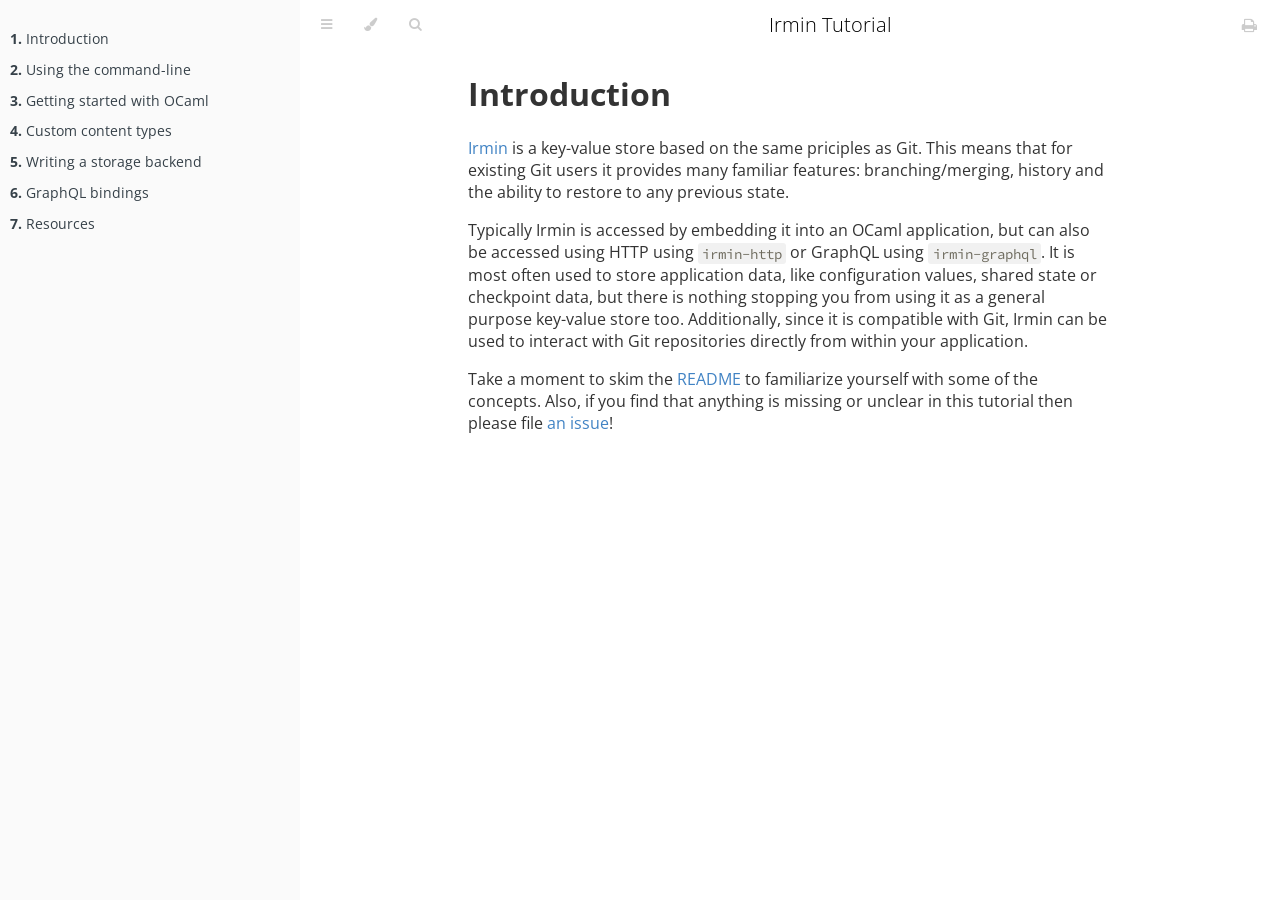
<file: index.html>
<!DOCTYPE HTML>
<html lang="en" class="sidebar-visible no-js">
    <head>
        <!-- Book generated using mdBook -->
        <meta charset="UTF-8">
        <title>Introduction - Irmin Tutorial</title>
        <meta content="text/html; charset=utf-8" http-equiv="Content-Type">
        <meta name="description" content="">
        <meta name="viewport" content="width=device-width, initial-scale=1">
        <meta name="theme-color" content="#ffffff" />

        <link rel="shortcut icon" href="favicon.png">
        <link rel="stylesheet" href="css/variables.css">
        <link rel="stylesheet" href="css/general.css">
        <link rel="stylesheet" href="css/chrome.css">
        <link rel="stylesheet" href="css/print.css" media="print">

        <!-- Fonts -->
        <link rel="stylesheet" href="FontAwesome/css/font-awesome.css">
        <link href="https://fonts.googleapis.com/css?family=Open+Sans:300italic,400italic,600italic,700italic,800italic,400,300,600,700,800" rel="stylesheet" type="text/css">
        <link href="https://fonts.googleapis.com/css?family=Source+Code+Pro:500" rel="stylesheet" type="text/css">

        <!-- Highlight.js Stylesheets -->
        <link rel="stylesheet" href="highlight.css">
        <link rel="stylesheet" href="tomorrow-night.css">
        <link rel="stylesheet" href="ayu-highlight.css">

        <!-- Custom theme stylesheets -->
        

        
    </head>
    <body class="light">
        <!-- Provide site root to javascript -->
        <script type="text/javascript">var path_to_root = "";</script>

        <!-- Work around some values being stored in localStorage wrapped in quotes -->
        <script type="text/javascript">
            try {
                var theme = localStorage.getItem('mdbook-theme');
                var sidebar = localStorage.getItem('mdbook-sidebar');

                if (theme.startsWith('"') && theme.endsWith('"')) {
                    localStorage.setItem('mdbook-theme', theme.slice(1, theme.length - 1));
                }

                if (sidebar.startsWith('"') && sidebar.endsWith('"')) {
                    localStorage.setItem('mdbook-sidebar', sidebar.slice(1, sidebar.length - 1));
                }
            } catch (e) { }
        </script>

        <!-- Set the theme before any content is loaded, prevents flash -->
        <script type="text/javascript">
            var theme;
            try { theme = localStorage.getItem('mdbook-theme'); } catch(e) { } 
            if (theme === null || theme === undefined) { theme = 'light'; }
            document.body.className = theme;
            document.querySelector('html').className = theme + ' js';
        </script>

        <!-- Hide / unhide sidebar before it is displayed -->
        <script type="text/javascript">
            var html = document.querySelector('html');
            var sidebar = 'hidden';
            if (document.body.clientWidth >= 1080) {
                try { sidebar = localStorage.getItem('mdbook-sidebar'); } catch(e) { }
                sidebar = sidebar || 'visible';
            }
            html.classList.remove('sidebar-visible');
            html.classList.add("sidebar-" + sidebar);
        </script>

        <nav id="sidebar" class="sidebar" aria-label="Table of contents">
            <ol class="chapter"><li><a href="Introduction.html"><strong aria-hidden="true">1.</strong> Introduction</a></li><li><a href="UsingTheCommandLine.html"><strong aria-hidden="true">2.</strong> Using the command-line</a></li><li><a href="GettingStartedOCaml.html"><strong aria-hidden="true">3.</strong> Getting started with OCaml</a></li><li><a href="Contents.html"><strong aria-hidden="true">4.</strong> Custom content types</a></li><li><a href="Backend.html"><strong aria-hidden="true">5.</strong> Writing a storage backend</a></li><li><a href="GraphQL.html"><strong aria-hidden="true">6.</strong> GraphQL bindings</a></li><li><a href="Resources.html"><strong aria-hidden="true">7.</strong> Resources</a></li></ol>
        </nav>

        <div id="page-wrapper" class="page-wrapper">

            <div class="page">
                
                <div id="menu-bar" class="menu-bar">
                    <div id="menu-bar-sticky-container">
                        <div class="left-buttons">
                            <button id="sidebar-toggle" class="icon-button" type="button" title="Toggle Table of Contents" aria-label="Toggle Table of Contents" aria-controls="sidebar">
                                <i class="fa fa-bars"></i>
                            </button>
                            <button id="theme-toggle" class="icon-button" type="button" title="Change theme" aria-label="Change theme" aria-haspopup="true" aria-expanded="false" aria-controls="theme-list">
                                <i class="fa fa-paint-brush"></i>
                            </button>
                            <ul id="theme-list" class="theme-popup" aria-label="Themes" role="menu">
                                <li role="none"><button role="menuitem" class="theme" id="light">Light <span class="default">(default)</span></button></li>
                                <li role="none"><button role="menuitem" class="theme" id="rust">Rust</button></li>
                                <li role="none"><button role="menuitem" class="theme" id="coal">Coal</button></li>
                                <li role="none"><button role="menuitem" class="theme" id="navy">Navy</button></li>
                                <li role="none"><button role="menuitem" class="theme" id="ayu">Ayu</button></li>
                            </ul>
                            
                            <button id="search-toggle" class="icon-button" type="button" title="Search. (Shortkey: s)" aria-label="Toggle Searchbar" aria-expanded="false" aria-keyshortcuts="S" aria-controls="searchbar">
                                <i class="fa fa-search"></i>
                            </button>
                            
                        </div>

                        <h1 class="menu-title">Irmin Tutorial</h1> 

                        <div class="right-buttons">
                            <a href="print.html" title="Print this book" aria-label="Print this book">
                                <i id="print-button" class="fa fa-print"></i>
                            </a>
                        </div>
                    </div>
                </div>

                
                <div id="search-wrapper" class="hidden">
                    <form id="searchbar-outer" class="searchbar-outer">
                        <input type="search" name="search" id="searchbar" name="searchbar" placeholder="Search this book ..." aria-controls="searchresults-outer" aria-describedby="searchresults-header">
                    </form>
                    <div id="searchresults-outer" class="searchresults-outer hidden">
                        <div id="searchresults-header" class="searchresults-header"></div>
                        <ul id="searchresults">
                        </ul>
                    </div>
                </div>
                

                <!-- Apply ARIA attributes after the sidebar and the sidebar toggle button are added to the DOM -->
                <script type="text/javascript">
                    document.getElementById('sidebar-toggle').setAttribute('aria-expanded', sidebar === 'visible');
                    document.getElementById('sidebar').setAttribute('aria-hidden', sidebar !== 'visible');
                    Array.from(document.querySelectorAll('#sidebar a')).forEach(function(link) {
                        link.setAttribute('tabIndex', sidebar === 'visible' ? 0 : -1);
                    });
                </script>

                <div id="content" class="content">
                    <main>
                        <a class="header" href="#introduction" id="introduction"><h1>Introduction</h1></a>
<p><a href="https://github.com/mirage/irmin">Irmin</a> is a key-value store based on the same priciples as Git. This means that for existing Git users it provides many familiar features: branching/merging, history and the ability to restore to any previous state.</p>
<p>Typically Irmin is accessed by embedding it into an OCaml application, but can also be accessed using HTTP using <code>irmin-http</code> or GraphQL using <code>irmin-graphql</code>. It is most often used to store application data, like configuration values, shared state or checkpoint data, but there is nothing stopping you from using it as a general purpose key-value store too. Additionally, since it is compatible with Git, Irmin can be used to interact with Git repositories directly from within your application.</p>
<p>Take a moment to skim the <a href="https://github.com/mirage/irmin/blob/master/README.md">README</a> to familiarize yourself with some of the concepts. Also, if you find that anything is missing or unclear in this tutorial then please file <a href="https://github.com/zshipko/irmin-tutorial/issues">an issue</a>!</p>

                    </main>

                    <nav class="nav-wrapper" aria-label="Page navigation">
                        <!-- Mobile navigation buttons -->
                        

                        

                        <div style="clear: both"></div>
                    </nav>
                </div>
            </div>

            <nav class="nav-wide-wrapper" aria-label="Page navigation">
                

                
            </nav>

        </div>

        

        

        

        
        <script src="elasticlunr.min.js" type="text/javascript" charset="utf-8"></script>
        <script src="mark.min.js" type="text/javascript" charset="utf-8"></script>
        <script src="searcher.js" type="text/javascript" charset="utf-8"></script>
        

        <script src="clipboard.min.js" type="text/javascript" charset="utf-8"></script>
        <script src="highlight.js" type="text/javascript" charset="utf-8"></script>
        <script src="book.js" type="text/javascript" charset="utf-8"></script>

        <!-- Custom JS scripts -->
        

        

    </body>
</html>
</file>
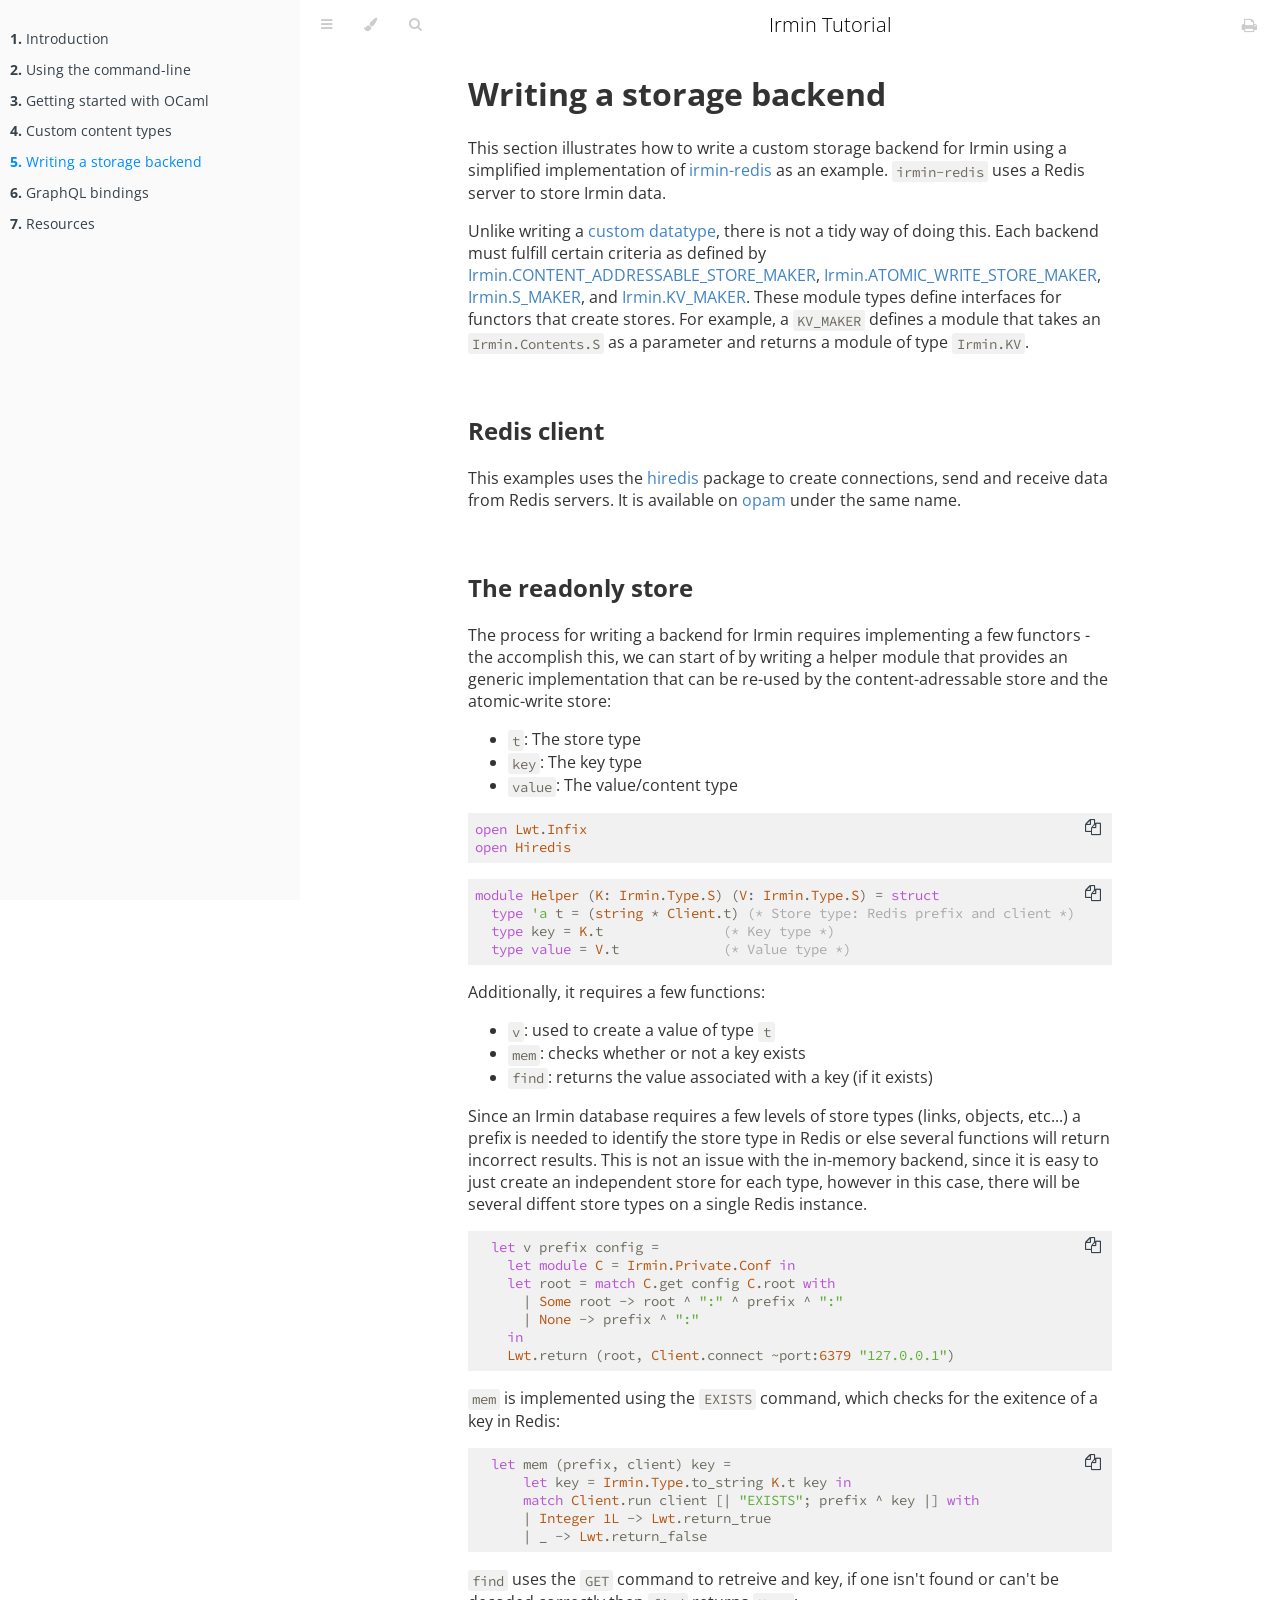
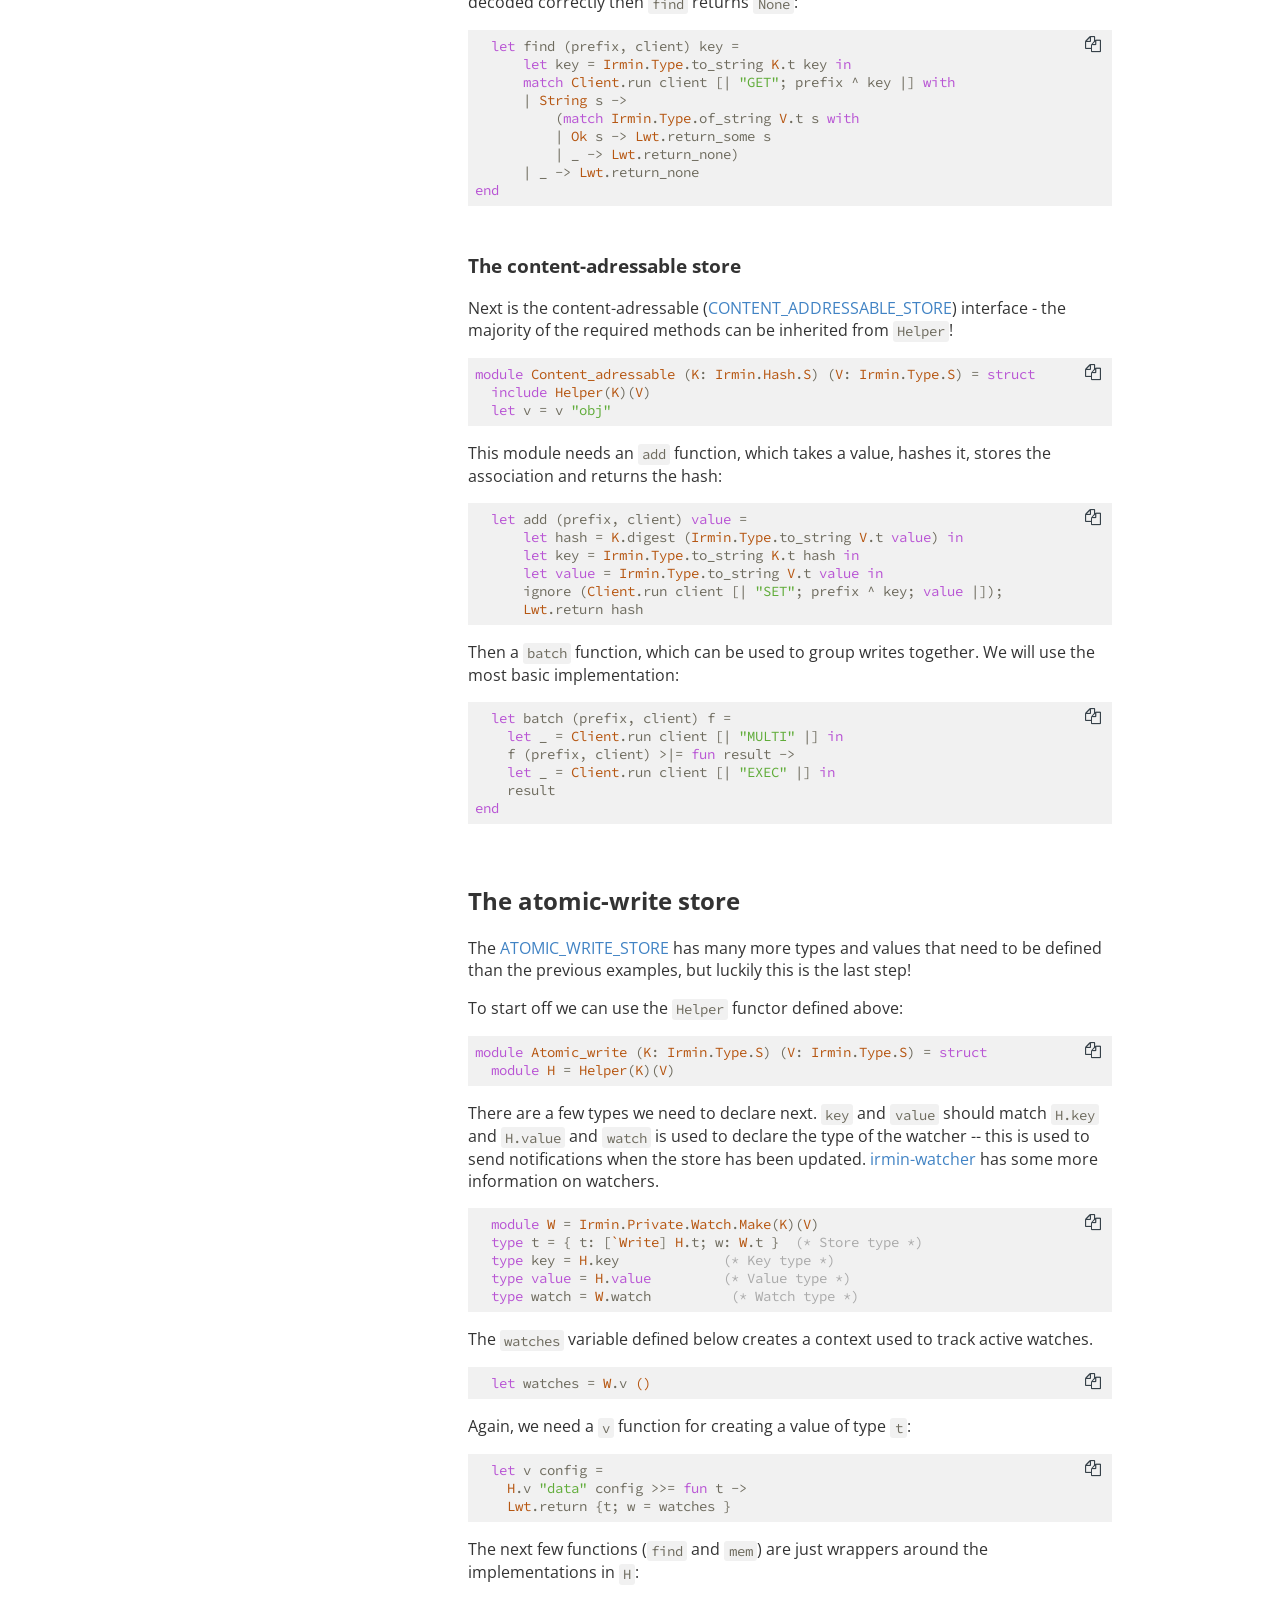
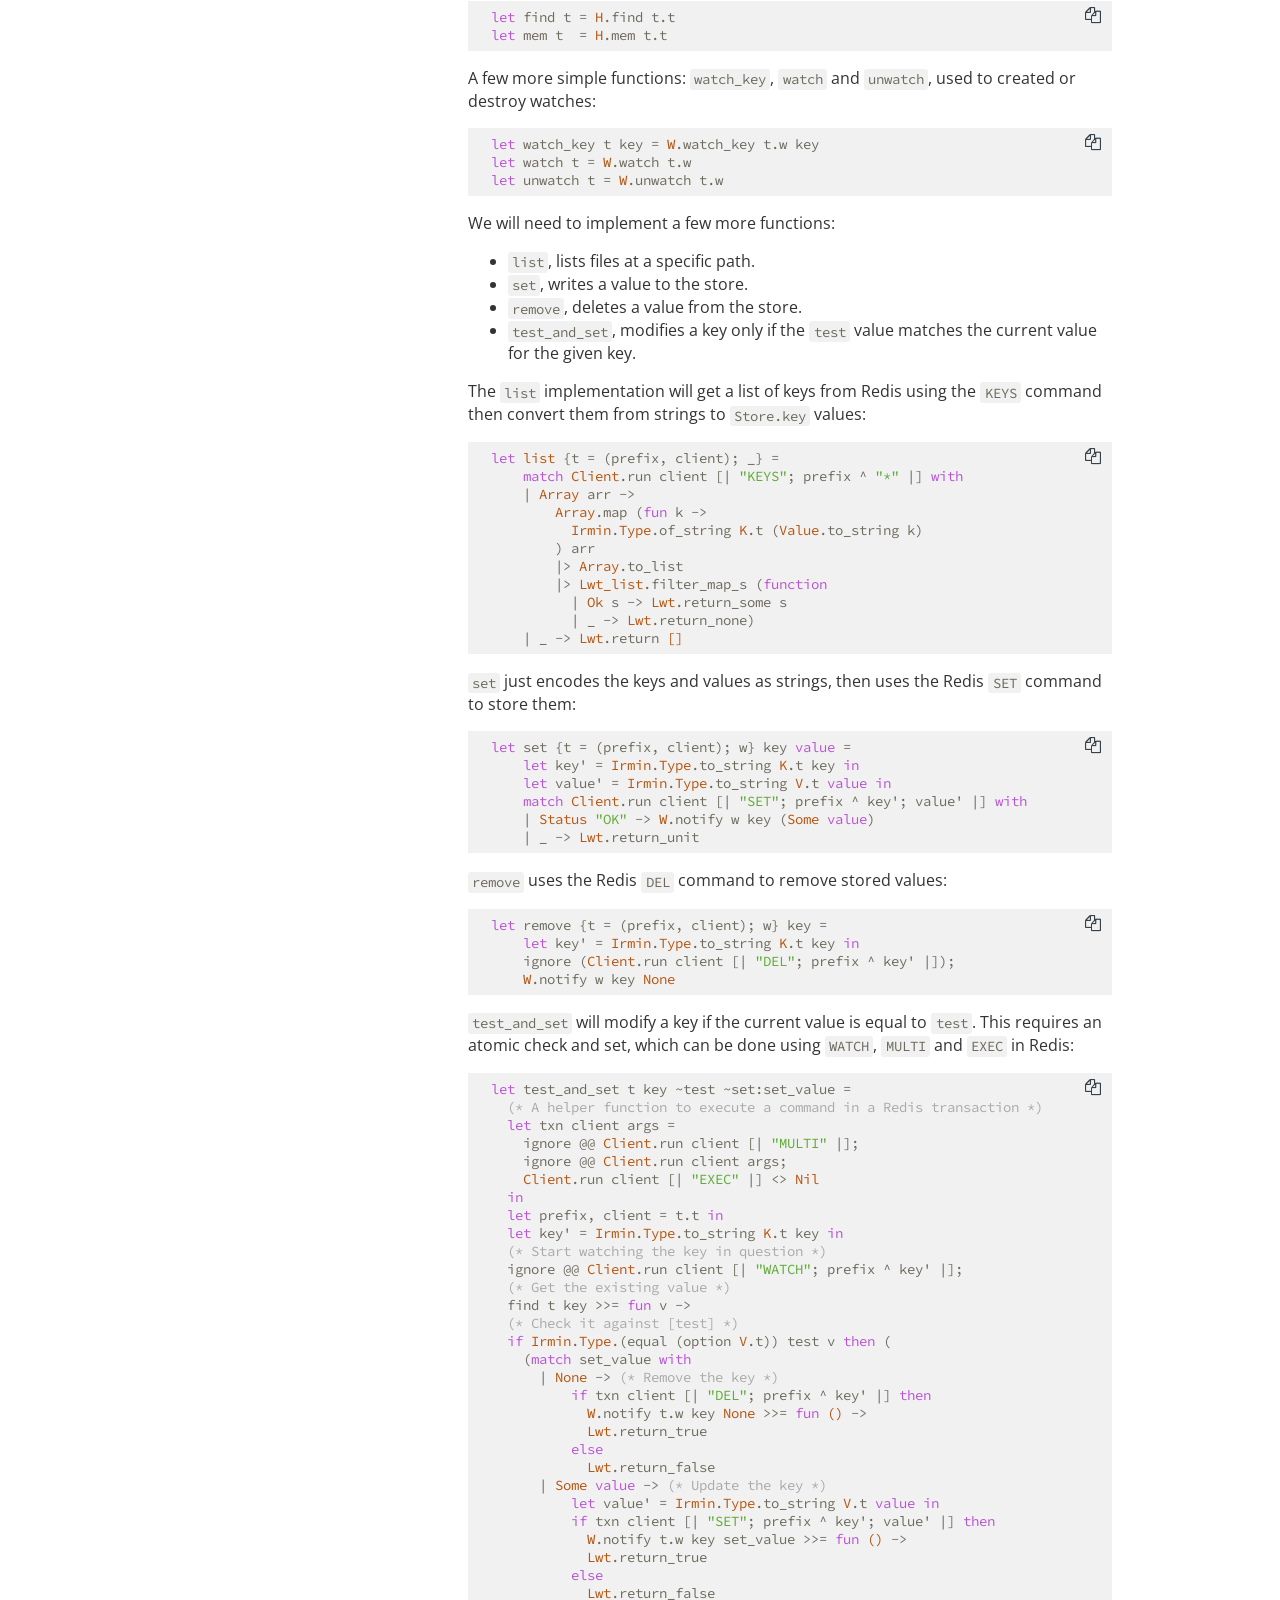
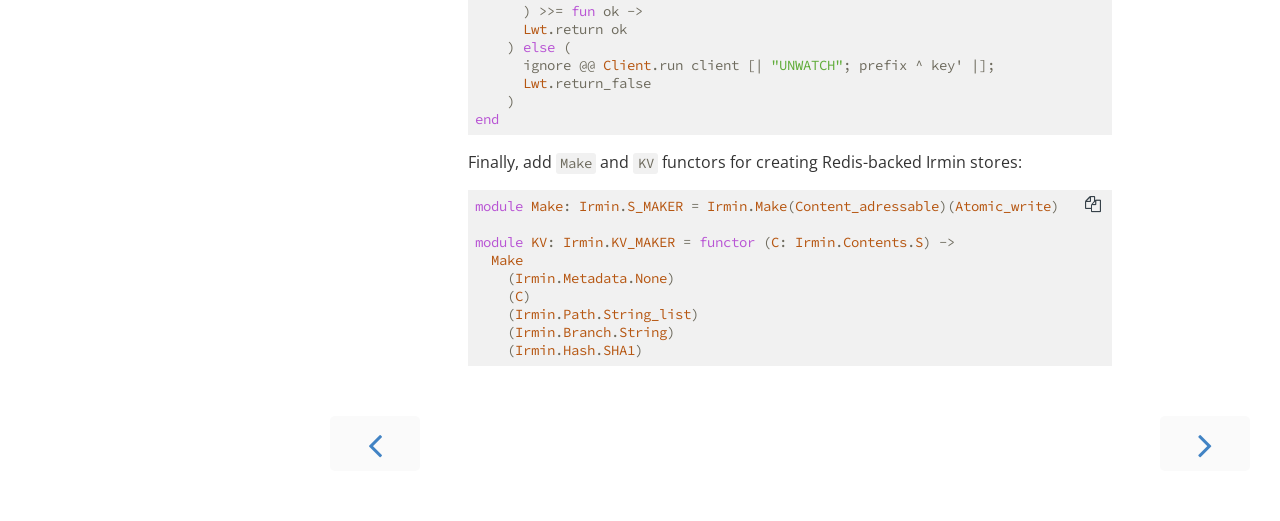
<file: Backend.html>
<!DOCTYPE HTML>
<html lang="en" class="sidebar-visible no-js">
    <head>
        <!-- Book generated using mdBook -->
        <meta charset="UTF-8">
        <title>Writing a storage backend - Irmin Tutorial</title>
        <meta content="text/html; charset=utf-8" http-equiv="Content-Type">
        <meta name="description" content="">
        <meta name="viewport" content="width=device-width, initial-scale=1">
        <meta name="theme-color" content="#ffffff" />

        <link rel="shortcut icon" href="favicon.png">
        <link rel="stylesheet" href="css/variables.css">
        <link rel="stylesheet" href="css/general.css">
        <link rel="stylesheet" href="css/chrome.css">
        <link rel="stylesheet" href="css/print.css" media="print">

        <!-- Fonts -->
        <link rel="stylesheet" href="FontAwesome/css/font-awesome.css">
        <link href="https://fonts.googleapis.com/css?family=Open+Sans:300italic,400italic,600italic,700italic,800italic,400,300,600,700,800" rel="stylesheet" type="text/css">
        <link href="https://fonts.googleapis.com/css?family=Source+Code+Pro:500" rel="stylesheet" type="text/css">

        <!-- Highlight.js Stylesheets -->
        <link rel="stylesheet" href="highlight.css">
        <link rel="stylesheet" href="tomorrow-night.css">
        <link rel="stylesheet" href="ayu-highlight.css">

        <!-- Custom theme stylesheets -->
        

        
    </head>
    <body class="light">
        <!-- Provide site root to javascript -->
        <script type="text/javascript">var path_to_root = "";</script>

        <!-- Work around some values being stored in localStorage wrapped in quotes -->
        <script type="text/javascript">
            try {
                var theme = localStorage.getItem('mdbook-theme');
                var sidebar = localStorage.getItem('mdbook-sidebar');

                if (theme.startsWith('"') && theme.endsWith('"')) {
                    localStorage.setItem('mdbook-theme', theme.slice(1, theme.length - 1));
                }

                if (sidebar.startsWith('"') && sidebar.endsWith('"')) {
                    localStorage.setItem('mdbook-sidebar', sidebar.slice(1, sidebar.length - 1));
                }
            } catch (e) { }
        </script>

        <!-- Set the theme before any content is loaded, prevents flash -->
        <script type="text/javascript">
            var theme;
            try { theme = localStorage.getItem('mdbook-theme'); } catch(e) { } 
            if (theme === null || theme === undefined) { theme = 'light'; }
            document.body.className = theme;
            document.querySelector('html').className = theme + ' js';
        </script>

        <!-- Hide / unhide sidebar before it is displayed -->
        <script type="text/javascript">
            var html = document.querySelector('html');
            var sidebar = 'hidden';
            if (document.body.clientWidth >= 1080) {
                try { sidebar = localStorage.getItem('mdbook-sidebar'); } catch(e) { }
                sidebar = sidebar || 'visible';
            }
            html.classList.remove('sidebar-visible');
            html.classList.add("sidebar-" + sidebar);
        </script>

        <nav id="sidebar" class="sidebar" aria-label="Table of contents">
            <ol class="chapter"><li><a href="Introduction.html"><strong aria-hidden="true">1.</strong> Introduction</a></li><li><a href="UsingTheCommandLine.html"><strong aria-hidden="true">2.</strong> Using the command-line</a></li><li><a href="GettingStartedOCaml.html"><strong aria-hidden="true">3.</strong> Getting started with OCaml</a></li><li><a href="Contents.html"><strong aria-hidden="true">4.</strong> Custom content types</a></li><li><a href="Backend.html" class="active"><strong aria-hidden="true">5.</strong> Writing a storage backend</a></li><li><a href="GraphQL.html"><strong aria-hidden="true">6.</strong> GraphQL bindings</a></li><li><a href="Resources.html"><strong aria-hidden="true">7.</strong> Resources</a></li></ol>
        </nav>

        <div id="page-wrapper" class="page-wrapper">

            <div class="page">
                
                <div id="menu-bar" class="menu-bar">
                    <div id="menu-bar-sticky-container">
                        <div class="left-buttons">
                            <button id="sidebar-toggle" class="icon-button" type="button" title="Toggle Table of Contents" aria-label="Toggle Table of Contents" aria-controls="sidebar">
                                <i class="fa fa-bars"></i>
                            </button>
                            <button id="theme-toggle" class="icon-button" type="button" title="Change theme" aria-label="Change theme" aria-haspopup="true" aria-expanded="false" aria-controls="theme-list">
                                <i class="fa fa-paint-brush"></i>
                            </button>
                            <ul id="theme-list" class="theme-popup" aria-label="Themes" role="menu">
                                <li role="none"><button role="menuitem" class="theme" id="light">Light <span class="default">(default)</span></button></li>
                                <li role="none"><button role="menuitem" class="theme" id="rust">Rust</button></li>
                                <li role="none"><button role="menuitem" class="theme" id="coal">Coal</button></li>
                                <li role="none"><button role="menuitem" class="theme" id="navy">Navy</button></li>
                                <li role="none"><button role="menuitem" class="theme" id="ayu">Ayu</button></li>
                            </ul>
                            
                            <button id="search-toggle" class="icon-button" type="button" title="Search. (Shortkey: s)" aria-label="Toggle Searchbar" aria-expanded="false" aria-keyshortcuts="S" aria-controls="searchbar">
                                <i class="fa fa-search"></i>
                            </button>
                            
                        </div>

                        <h1 class="menu-title">Irmin Tutorial</h1> 

                        <div class="right-buttons">
                            <a href="print.html" title="Print this book" aria-label="Print this book">
                                <i id="print-button" class="fa fa-print"></i>
                            </a>
                        </div>
                    </div>
                </div>

                
                <div id="search-wrapper" class="hidden">
                    <form id="searchbar-outer" class="searchbar-outer">
                        <input type="search" name="search" id="searchbar" name="searchbar" placeholder="Search this book ..." aria-controls="searchresults-outer" aria-describedby="searchresults-header">
                    </form>
                    <div id="searchresults-outer" class="searchresults-outer hidden">
                        <div id="searchresults-header" class="searchresults-header"></div>
                        <ul id="searchresults">
                        </ul>
                    </div>
                </div>
                

                <!-- Apply ARIA attributes after the sidebar and the sidebar toggle button are added to the DOM -->
                <script type="text/javascript">
                    document.getElementById('sidebar-toggle').setAttribute('aria-expanded', sidebar === 'visible');
                    document.getElementById('sidebar').setAttribute('aria-hidden', sidebar !== 'visible');
                    Array.from(document.querySelectorAll('#sidebar a')).forEach(function(link) {
                        link.setAttribute('tabIndex', sidebar === 'visible' ? 0 : -1);
                    });
                </script>

                <div id="content" class="content">
                    <main>
                        <a class="header" href="#writing-a-storage-backend" id="writing-a-storage-backend"><h1>Writing a storage backend</h1></a>
<p>This section illustrates how to write a custom storage backend for Irmin using a simplified implementation of <a href="https://github.com/zshipko/irmin-redis">irmin-redis</a> as an example. <code>irmin-redis</code> uses a Redis server to store Irmin data.</p>
<p>Unlike writing a <a href="Contents.html">custom datatype</a>, there is not a tidy way of doing this. Each backend must fulfill certain criteria as defined by <a href="https://mirage.github.io/irmin/irmin/Irmin/module-type-CONTENT_ADDRESSABLE_STORE_MAKER/index.html">Irmin.CONTENT_ADDRESSABLE_STORE_MAKER</a>, <a href="https://mirage.github.io/irmin/irmin/Irmin/module-type-ATOMIC_WRITE_STORE_MAKER/index.html">Irmin.ATOMIC_WRITE_STORE_MAKER</a>, <a href="https://mirage.github.io/irmin/irmin/Irmin/module-type-S_MAKER/index.html">Irmin.S_MAKER</a>, and <a href="https://mirage.github.io/irmin/irmin/Irmin/module-type-KV_MAKER/index.html">Irmin.KV_MAKER</a>. These module types define interfaces for functors that create stores. For example, a <code>KV_MAKER</code> defines a module that takes an <code>Irmin.Contents.S</code> as a parameter and returns a module of type <code>Irmin.KV</code>.</p>
<a class="header" href="#redis-client" id="redis-client"><h2>Redis client</h2></a>
<p>This examples uses the <a href="https://github.com/zshipko/ocaml-hiredis">hiredis</a> package to create connections, send and receive data from Redis servers. It is available on <a href="https://github.com/ocaml/opam">opam</a> under the same name.</p>
<a class="header" href="#the-readonly-store" id="the-readonly-store"><h2>The readonly store</h2></a>
<p>The process for writing a backend for Irmin requires implementing a few functors - the accomplish this, we can start of by writing a helper module that provides an generic implementation that can be re-used by the content-adressable store and the atomic-write store:</p>
<ul>
<li><code>t</code>: The store type</li>
<li><code>key</code>: The key type</li>
<li><code>value</code>: The value/content type</li>
</ul>
<pre><code class="language-ocaml">open Lwt.Infix
open Hiredis
</code></pre>
<pre><code class="language-ocaml">module Helper (K: Irmin.Type.S) (V: Irmin.Type.S) = struct
  type 'a t = (string * Client.t) (* Store type: Redis prefix and client *)
  type key = K.t               (* Key type *)
  type value = V.t             (* Value type *)
</code></pre>
<p>Additionally, it requires a few functions:</p>
<ul>
<li><code>v</code>: used to create a value of type <code>t</code></li>
<li><code>mem</code>: checks whether or not a key exists</li>
<li><code>find</code>: returns the value associated with a key (if it exists)</li>
</ul>
<p>Since an Irmin database requires a few levels of store types (links, objects, etc...) a prefix is needed to identify the store type in Redis or else several functions will return incorrect results. This is not an issue with the in-memory backend, since it is easy to just create an independent store for each type, however in this case, there will be several diffent store types on a single Redis instance.</p>
<pre><code class="language-ocaml">  let v prefix config =
    let module C = Irmin.Private.Conf in
    let root = match C.get config C.root with
      | Some root -&gt; root ^ &quot;:&quot; ^ prefix ^ &quot;:&quot;
      | None -&gt; prefix ^ &quot;:&quot;
    in
    Lwt.return (root, Client.connect ~port:6379 &quot;127.0.0.1&quot;)
</code></pre>
<p><code>mem</code> is implemented using the <code>EXISTS</code> command, which checks for the exitence of a key in Redis:</p>
<pre><code class="language-ocaml">  let mem (prefix, client) key =
      let key = Irmin.Type.to_string K.t key in
      match Client.run client [| &quot;EXISTS&quot;; prefix ^ key |] with
      | Integer 1L -&gt; Lwt.return_true
      | _ -&gt; Lwt.return_false
</code></pre>
<p><code>find</code> uses the <code>GET</code> command to retreive and key, if one isn't found or can't be decoded correctly then <code>find</code> returns <code>None</code>:</p>
<pre><code class="language-ocaml">  let find (prefix, client) key =
      let key = Irmin.Type.to_string K.t key in
      match Client.run client [| &quot;GET&quot;; prefix ^ key |] with
      | String s -&gt;
          (match Irmin.Type.of_string V.t s with
          | Ok s -&gt; Lwt.return_some s
          | _ -&gt; Lwt.return_none)
      | _ -&gt; Lwt.return_none
end
</code></pre>
<a class="header" href="#the-content-adressable-store" id="the-content-adressable-store"><h3>The content-adressable store</h3></a>
<p>Next is the content-adressable (<a href="https://mirage.github.io/irmin/irmin/Irmin/module-type-CONTENT_ADDRESSABLE_STORE/index.html">CONTENT_ADDRESSABLE_STORE</a>) interface - the majority of the required methods can be inherited from <code>Helper</code>!</p>
<pre><code class="language-ocaml">module Content_adressable (K: Irmin.Hash.S) (V: Irmin.Type.S) = struct
  include Helper(K)(V)
  let v = v &quot;obj&quot;
</code></pre>
<p>This module needs an <code>add</code> function, which takes a value, hashes it, stores the association and returns the hash:</p>
<pre><code class="language-ocaml">  let add (prefix, client) value =
      let hash = K.digest (Irmin.Type.to_string V.t value) in
      let key = Irmin.Type.to_string K.t hash in
      let value = Irmin.Type.to_string V.t value in
      ignore (Client.run client [| &quot;SET&quot;; prefix ^ key; value |]);
      Lwt.return hash
</code></pre>
<p>Then a <code>batch</code> function, which can be used to group writes together. We will use the most basic implementation:</p>
<pre><code class="language-ocaml">  let batch (prefix, client) f =
    let _ = Client.run client [| &quot;MULTI&quot; |] in
    f (prefix, client) &gt;|= fun result -&gt;
    let _ = Client.run client [| &quot;EXEC&quot; |] in
    result
end
</code></pre>
<a class="header" href="#the-atomic-write-store" id="the-atomic-write-store"><h2>The atomic-write store</h2></a>
<p>The <a href="https://mirage.github.io/irmin/irmin/Irmin/module-type-ATOMIC_WRITE_STORE/index.html">ATOMIC_WRITE_STORE</a> has many more types and values that need to be defined than the previous examples, but luckily this is the last step!</p>
<p>To start off we can use the <code>Helper</code> functor defined above:</p>
<pre><code class="language-ocaml">module Atomic_write (K: Irmin.Type.S) (V: Irmin.Type.S) = struct
  module H = Helper(K)(V)
</code></pre>
<p>There are a few types we need to declare next. <code>key</code> and <code>value</code> should match <code>H.key</code> and <code>H.value</code> and <code>watch</code> is used to declare the type of the watcher -- this is used to send notifications when the store has been updated. <a href="https://github.com/mirage/irmin-watcher">irmin-watcher</a> has some more information on watchers.</p>
<pre><code class="language-ocaml">  module W = Irmin.Private.Watch.Make(K)(V)
  type t = { t: [`Write] H.t; w: W.t }  (* Store type *)
  type key = H.key             (* Key type *)
  type value = H.value         (* Value type *)
  type watch = W.watch          (* Watch type *)
</code></pre>
<p>The <code>watches</code> variable defined below creates a context used to track active watches.</p>
<pre><code class="language-ocaml">  let watches = W.v ()
</code></pre>
<p>Again, we need a <code>v</code> function for creating a value of type <code>t</code>:</p>
<pre><code class="language-ocaml">  let v config =
    H.v &quot;data&quot; config &gt;&gt;= fun t -&gt;
    Lwt.return {t; w = watches }
</code></pre>
<p>The next few functions (<code>find</code> and <code>mem</code>) are just wrappers around the implementations in <code>H</code>:</p>
<pre><code class="language-ocaml">  let find t = H.find t.t
  let mem t  = H.mem t.t
</code></pre>
<p>A few more simple functions: <code>watch_key</code>, <code>watch</code> and <code>unwatch</code>, used to created or destroy watches:</p>
<pre><code class="language-ocaml">  let watch_key t key = W.watch_key t.w key
  let watch t = W.watch t.w
  let unwatch t = W.unwatch t.w
</code></pre>
<p>We will need to implement a few more functions:</p>
<ul>
<li><code>list</code>, lists files at a specific path.</li>
<li><code>set</code>, writes a value to the store.</li>
<li><code>remove</code>, deletes a value from the store.</li>
<li><code>test_and_set</code>, modifies a key only if the <code>test</code> value matches the current value for the given key.</li>
</ul>
<p>The <code>list</code> implementation will get a list of keys from Redis using the <code>KEYS</code> command then convert them from strings to <code>Store.key</code> values:</p>
<pre><code class="language-ocaml">  let list {t = (prefix, client); _} =
      match Client.run client [| &quot;KEYS&quot;; prefix ^ &quot;*&quot; |] with
      | Array arr -&gt;
          Array.map (fun k -&gt;
            Irmin.Type.of_string K.t (Value.to_string k)
          ) arr
          |&gt; Array.to_list
          |&gt; Lwt_list.filter_map_s (function
            | Ok s -&gt; Lwt.return_some s
            | _ -&gt; Lwt.return_none)
      | _ -&gt; Lwt.return []
</code></pre>
<p><code>set</code> just encodes the keys and values as strings, then uses the Redis <code>SET</code> command to store them:</p>
<pre><code class="language-ocaml">  let set {t = (prefix, client); w} key value =
      let key' = Irmin.Type.to_string K.t key in
      let value' = Irmin.Type.to_string V.t value in
      match Client.run client [| &quot;SET&quot;; prefix ^ key'; value' |] with
      | Status &quot;OK&quot; -&gt; W.notify w key (Some value)
      | _ -&gt; Lwt.return_unit
</code></pre>
<p><code>remove</code> uses the Redis <code>DEL</code> command to remove stored values:</p>
<pre><code class="language-ocaml">  let remove {t = (prefix, client); w} key =
      let key' = Irmin.Type.to_string K.t key in
      ignore (Client.run client [| &quot;DEL&quot;; prefix ^ key' |]);
      W.notify w key None
</code></pre>
<p><code>test_and_set</code> will modify a key if the current value is equal to <code>test</code>. This requires an atomic check and set, which can be done using <code>WATCH</code>, <code>MULTI</code> and <code>EXEC</code> in Redis:</p>
<pre><code class="language-ocaml">  let test_and_set t key ~test ~set:set_value =
    (* A helper function to execute a command in a Redis transaction *)
    let txn client args =
      ignore @@ Client.run client [| &quot;MULTI&quot; |];
      ignore @@ Client.run client args;
      Client.run client [| &quot;EXEC&quot; |] &lt;&gt; Nil
    in
    let prefix, client = t.t in
    let key' = Irmin.Type.to_string K.t key in
    (* Start watching the key in question *)
    ignore @@ Client.run client [| &quot;WATCH&quot;; prefix ^ key' |];
    (* Get the existing value *)
    find t key &gt;&gt;= fun v -&gt;
    (* Check it against [test] *)
    if Irmin.Type.(equal (option V.t)) test v then (
      (match set_value with
        | None -&gt; (* Remove the key *)
            if txn client [| &quot;DEL&quot;; prefix ^ key' |] then
              W.notify t.w key None &gt;&gt;= fun () -&gt;
              Lwt.return_true
            else
              Lwt.return_false
        | Some value -&gt; (* Update the key *)
            let value' = Irmin.Type.to_string V.t value in
            if txn client [| &quot;SET&quot;; prefix ^ key'; value' |] then
              W.notify t.w key set_value &gt;&gt;= fun () -&gt;
              Lwt.return_true
            else
              Lwt.return_false
      ) &gt;&gt;= fun ok -&gt;
      Lwt.return ok
    ) else (
      ignore @@ Client.run client [| &quot;UNWATCH&quot;; prefix ^ key' |];
      Lwt.return_false
    )
end
</code></pre>
<p>Finally, add <code>Make</code> and <code>KV</code> functors for creating Redis-backed Irmin stores:</p>
<pre><code class="language-ocaml">module Make: Irmin.S_MAKER = Irmin.Make(Content_adressable)(Atomic_write)

module KV: Irmin.KV_MAKER = functor (C: Irmin.Contents.S) -&gt;
  Make
    (Irmin.Metadata.None)
    (C)
    (Irmin.Path.String_list)
    (Irmin.Branch.String)
    (Irmin.Hash.SHA1)
</code></pre>

                    </main>

                    <nav class="nav-wrapper" aria-label="Page navigation">
                        <!-- Mobile navigation buttons -->
                        
                            <a rel="prev" href="Contents.html" class="mobile-nav-chapters previous" title="Previous chapter" aria-label="Previous chapter" aria-keyshortcuts="Left">
                                <i class="fa fa-angle-left"></i>
                            </a>
                        

                        
                            <a rel="next" href="GraphQL.html" class="mobile-nav-chapters next" title="Next chapter" aria-label="Next chapter" aria-keyshortcuts="Right">
                                <i class="fa fa-angle-right"></i>
                            </a>
                        

                        <div style="clear: both"></div>
                    </nav>
                </div>
            </div>

            <nav class="nav-wide-wrapper" aria-label="Page navigation">
                
                    <a href="Contents.html" class="nav-chapters previous" title="Previous chapter" aria-label="Previous chapter" aria-keyshortcuts="Left">
                        <i class="fa fa-angle-left"></i>
                    </a>
                

                
                    <a href="GraphQL.html" class="nav-chapters next" title="Next chapter" aria-label="Next chapter" aria-keyshortcuts="Right">
                        <i class="fa fa-angle-right"></i>
                    </a>
                
            </nav>

        </div>

        

        

        

        
        <script src="elasticlunr.min.js" type="text/javascript" charset="utf-8"></script>
        <script src="mark.min.js" type="text/javascript" charset="utf-8"></script>
        <script src="searcher.js" type="text/javascript" charset="utf-8"></script>
        

        <script src="clipboard.min.js" type="text/javascript" charset="utf-8"></script>
        <script src="highlight.js" type="text/javascript" charset="utf-8"></script>
        <script src="book.js" type="text/javascript" charset="utf-8"></script>

        <!-- Custom JS scripts -->
        

        

    </body>
</html>
</file>
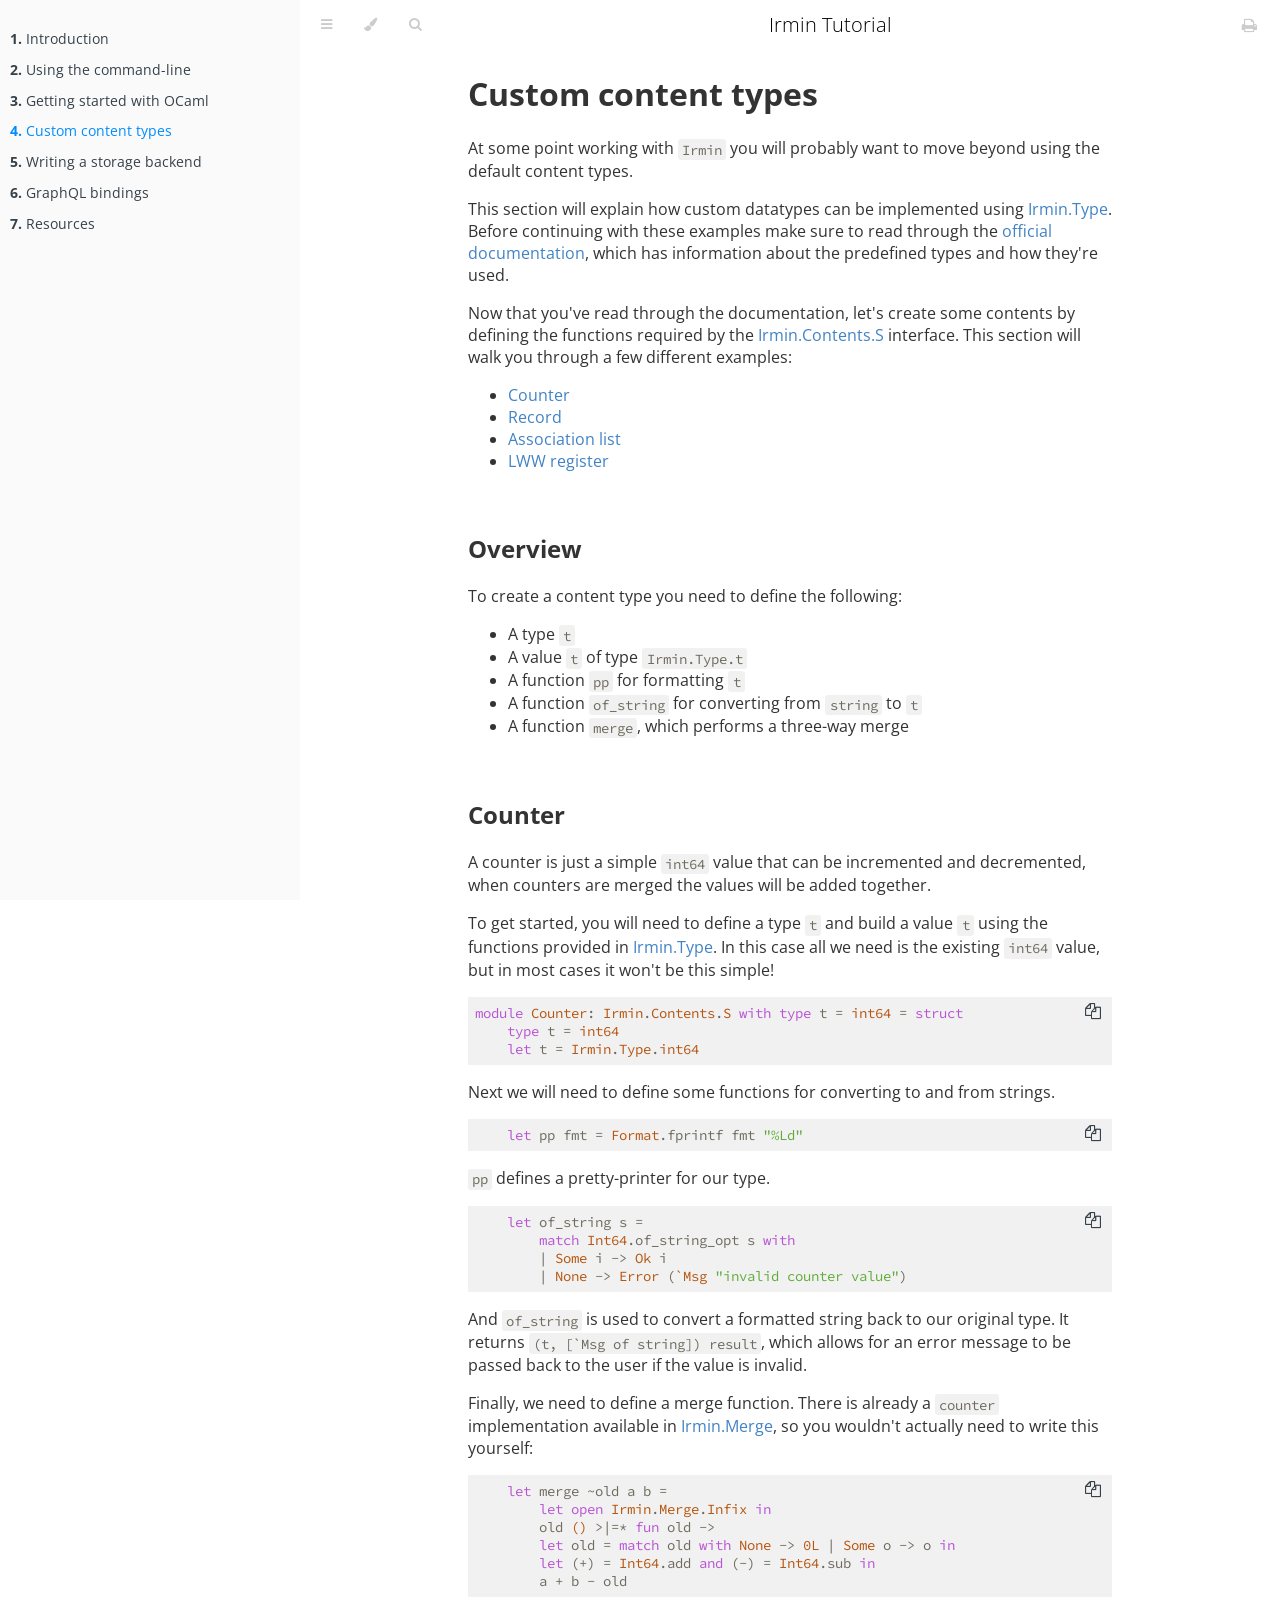
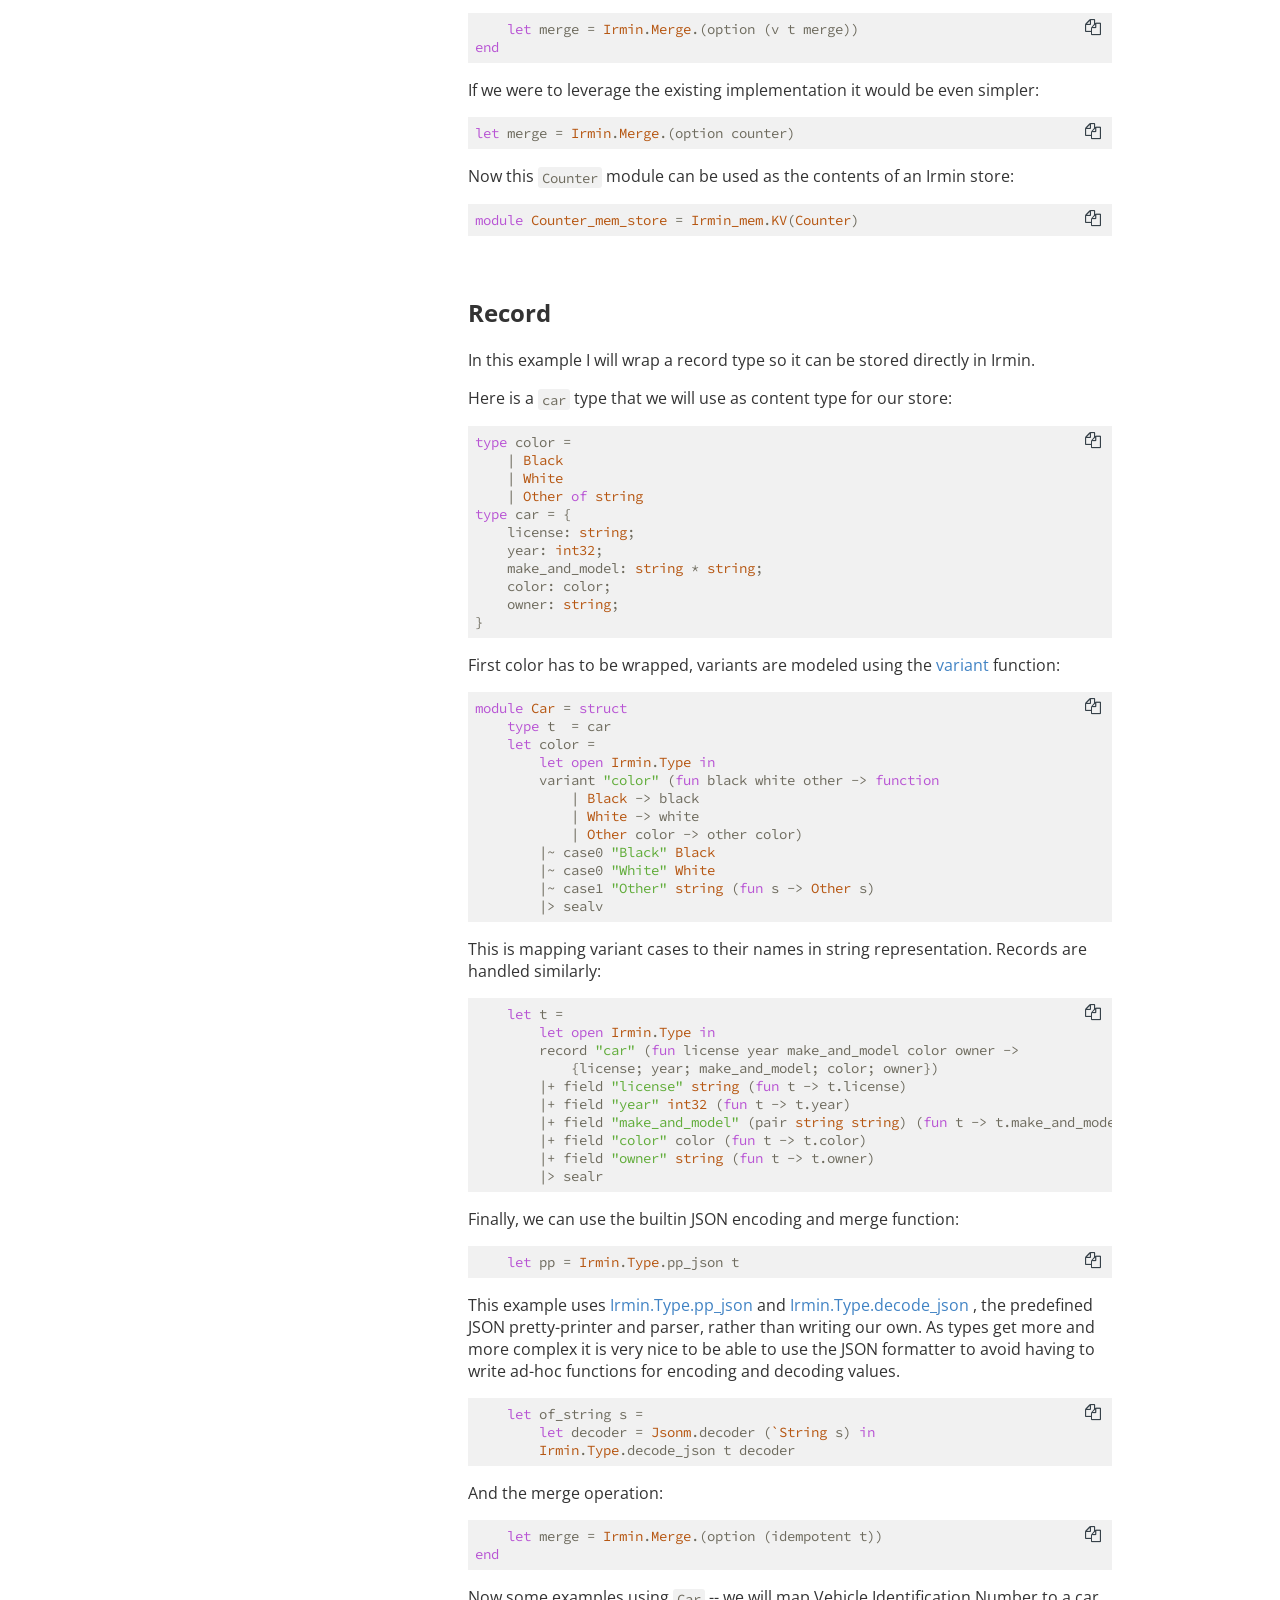
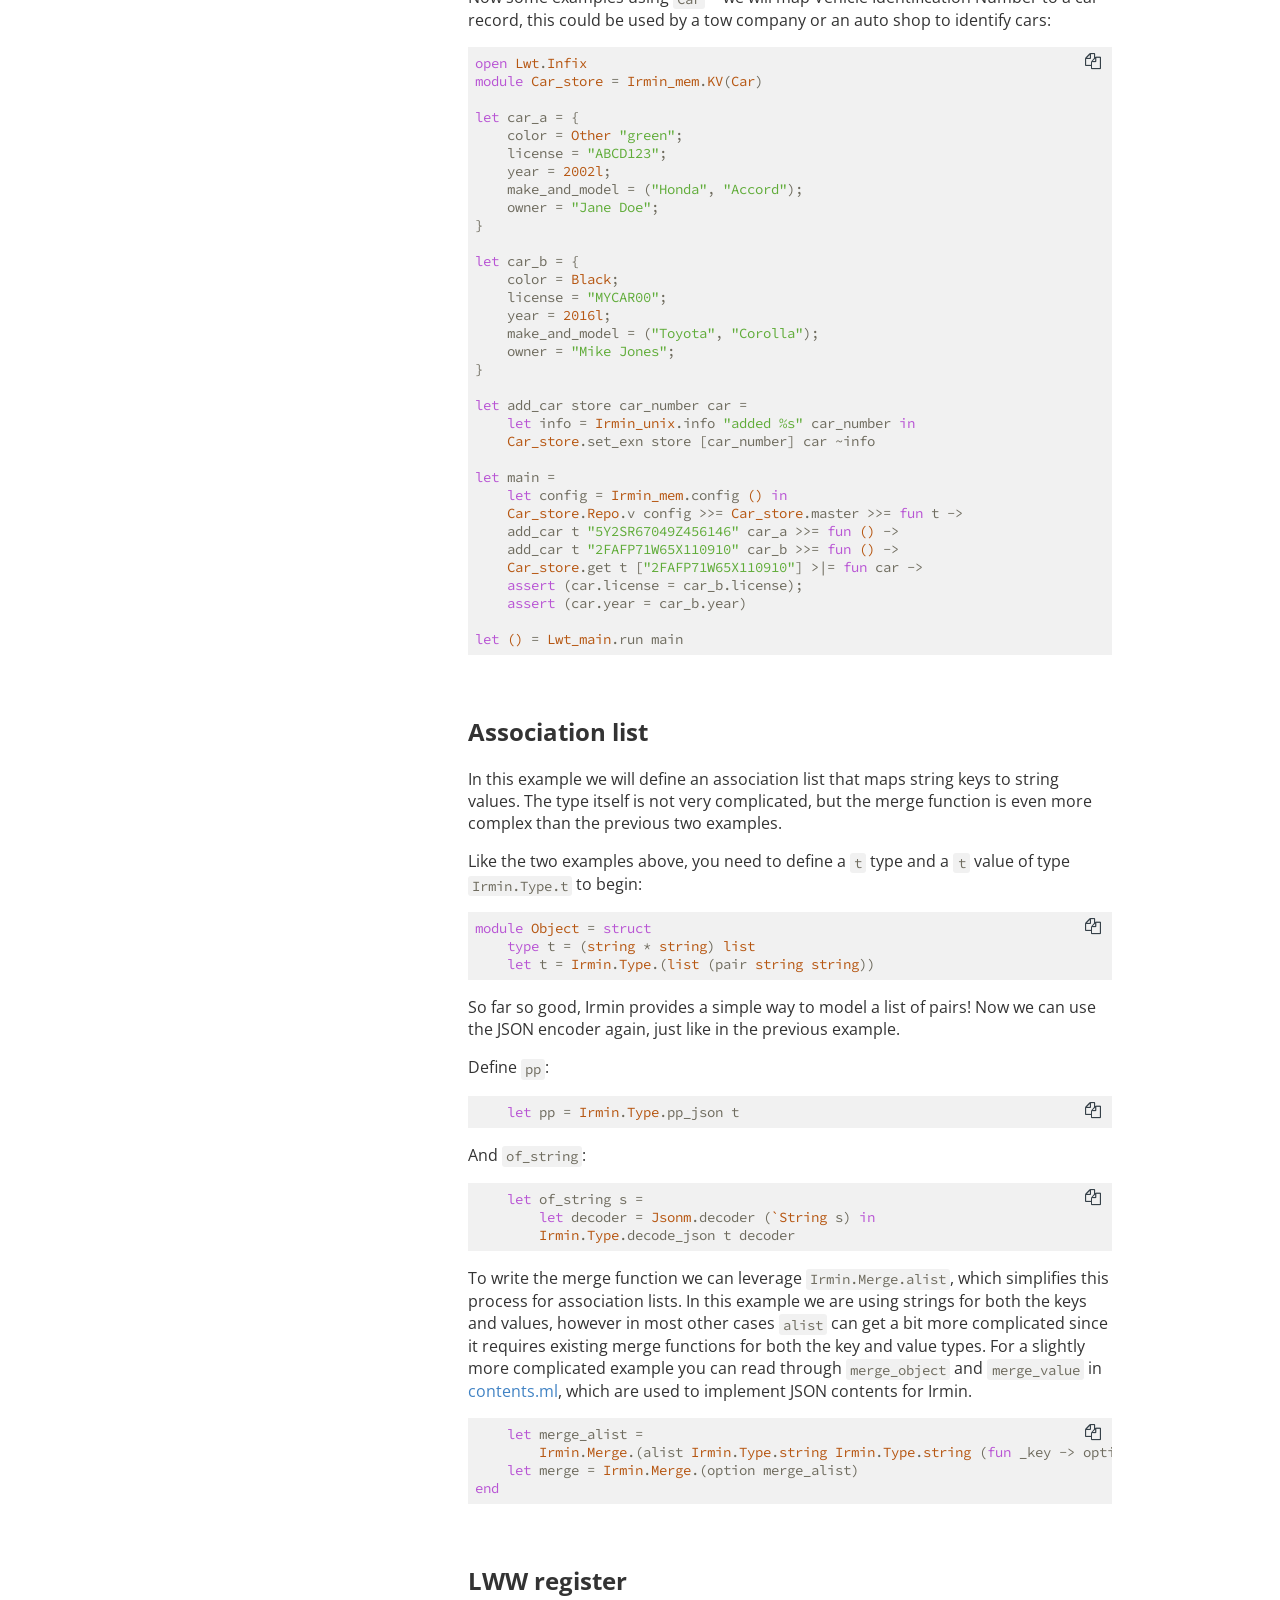
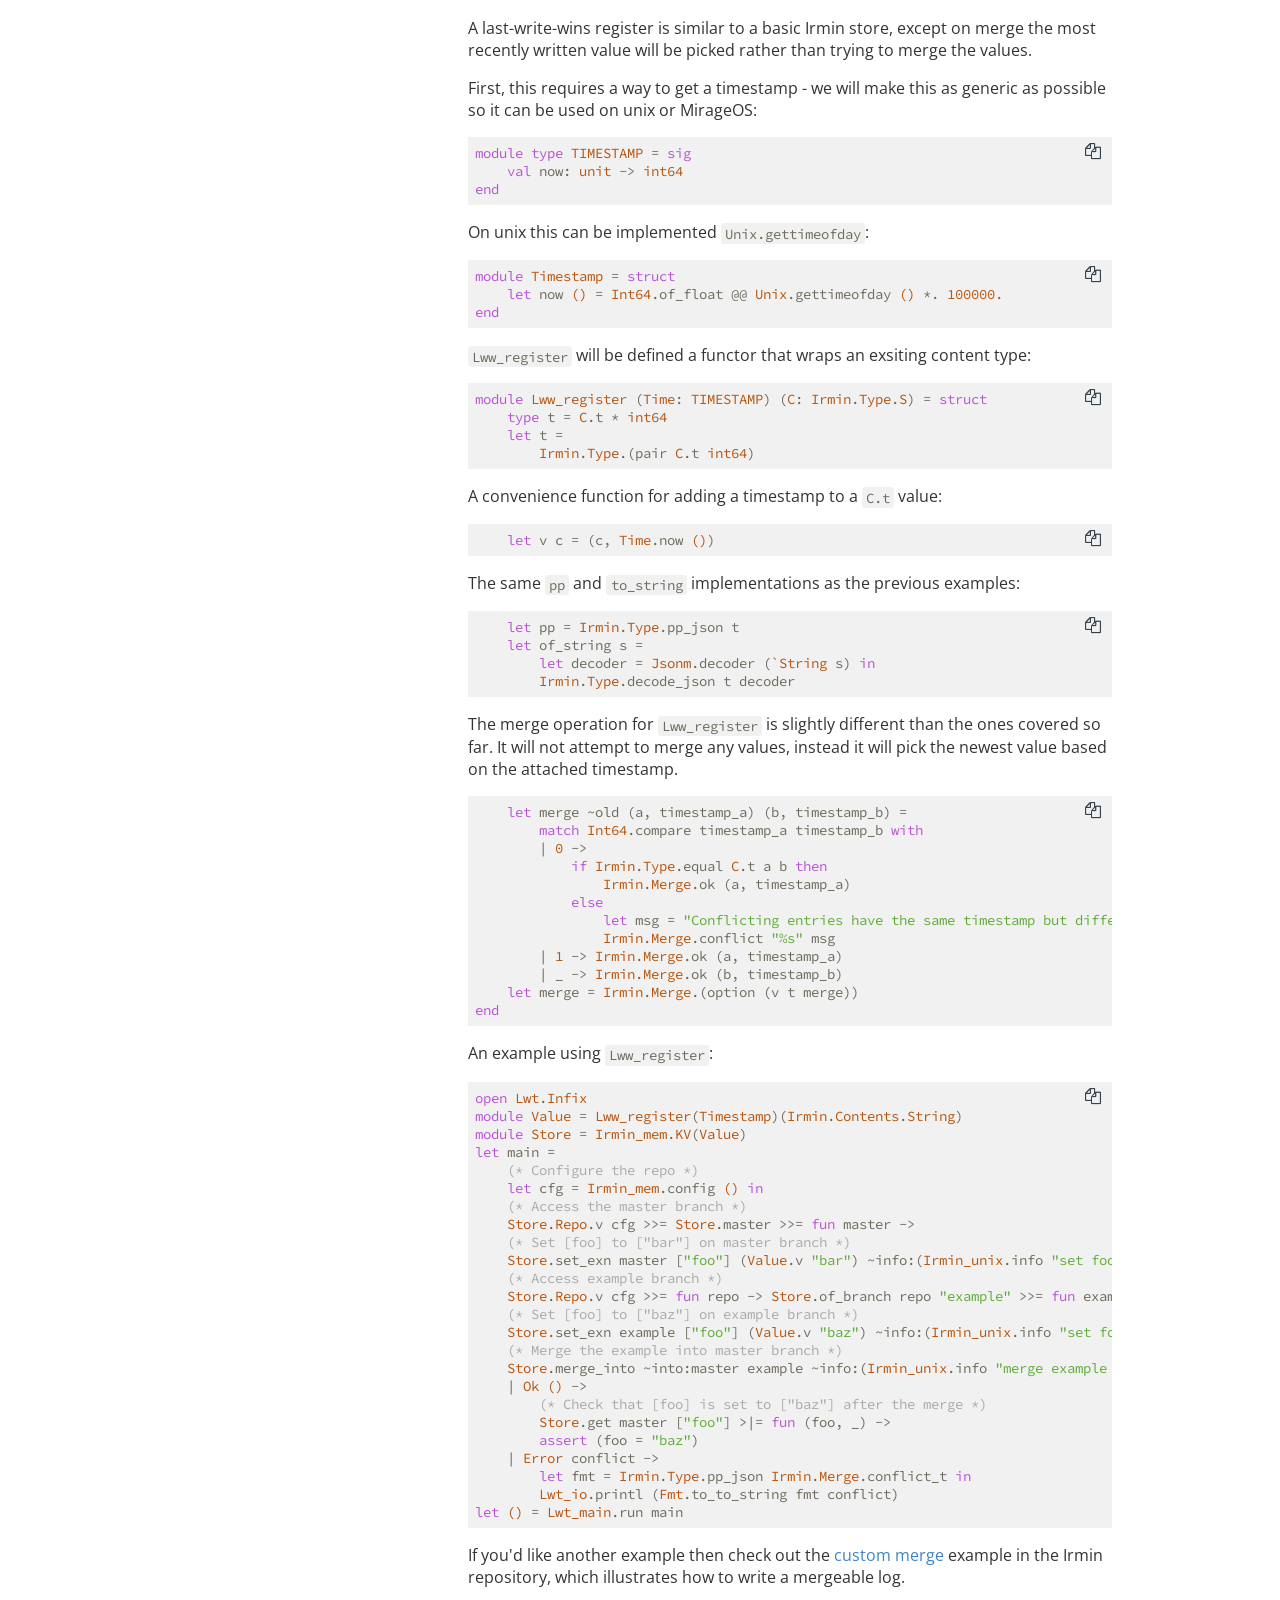
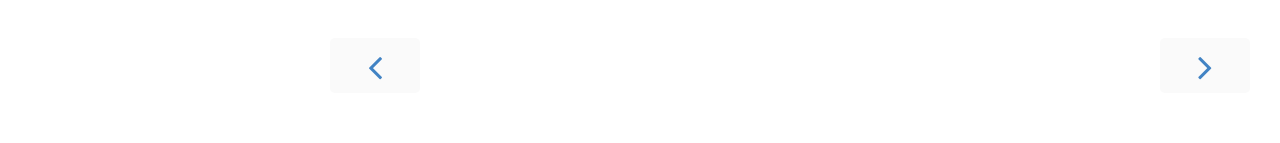
<file: Contents.html>
<!DOCTYPE HTML>
<html lang="en" class="sidebar-visible no-js">
    <head>
        <!-- Book generated using mdBook -->
        <meta charset="UTF-8">
        <title>Custom content types - Irmin Tutorial</title>
        <meta content="text/html; charset=utf-8" http-equiv="Content-Type">
        <meta name="description" content="">
        <meta name="viewport" content="width=device-width, initial-scale=1">
        <meta name="theme-color" content="#ffffff" />

        <link rel="shortcut icon" href="favicon.png">
        <link rel="stylesheet" href="css/variables.css">
        <link rel="stylesheet" href="css/general.css">
        <link rel="stylesheet" href="css/chrome.css">
        <link rel="stylesheet" href="css/print.css" media="print">

        <!-- Fonts -->
        <link rel="stylesheet" href="FontAwesome/css/font-awesome.css">
        <link href="https://fonts.googleapis.com/css?family=Open+Sans:300italic,400italic,600italic,700italic,800italic,400,300,600,700,800" rel="stylesheet" type="text/css">
        <link href="https://fonts.googleapis.com/css?family=Source+Code+Pro:500" rel="stylesheet" type="text/css">

        <!-- Highlight.js Stylesheets -->
        <link rel="stylesheet" href="highlight.css">
        <link rel="stylesheet" href="tomorrow-night.css">
        <link rel="stylesheet" href="ayu-highlight.css">

        <!-- Custom theme stylesheets -->
        

        
    </head>
    <body class="light">
        <!-- Provide site root to javascript -->
        <script type="text/javascript">var path_to_root = "";</script>

        <!-- Work around some values being stored in localStorage wrapped in quotes -->
        <script type="text/javascript">
            try {
                var theme = localStorage.getItem('mdbook-theme');
                var sidebar = localStorage.getItem('mdbook-sidebar');

                if (theme.startsWith('"') && theme.endsWith('"')) {
                    localStorage.setItem('mdbook-theme', theme.slice(1, theme.length - 1));
                }

                if (sidebar.startsWith('"') && sidebar.endsWith('"')) {
                    localStorage.setItem('mdbook-sidebar', sidebar.slice(1, sidebar.length - 1));
                }
            } catch (e) { }
        </script>

        <!-- Set the theme before any content is loaded, prevents flash -->
        <script type="text/javascript">
            var theme;
            try { theme = localStorage.getItem('mdbook-theme'); } catch(e) { } 
            if (theme === null || theme === undefined) { theme = 'light'; }
            document.body.className = theme;
            document.querySelector('html').className = theme + ' js';
        </script>

        <!-- Hide / unhide sidebar before it is displayed -->
        <script type="text/javascript">
            var html = document.querySelector('html');
            var sidebar = 'hidden';
            if (document.body.clientWidth >= 1080) {
                try { sidebar = localStorage.getItem('mdbook-sidebar'); } catch(e) { }
                sidebar = sidebar || 'visible';
            }
            html.classList.remove('sidebar-visible');
            html.classList.add("sidebar-" + sidebar);
        </script>

        <nav id="sidebar" class="sidebar" aria-label="Table of contents">
            <ol class="chapter"><li><a href="Introduction.html"><strong aria-hidden="true">1.</strong> Introduction</a></li><li><a href="UsingTheCommandLine.html"><strong aria-hidden="true">2.</strong> Using the command-line</a></li><li><a href="GettingStartedOCaml.html"><strong aria-hidden="true">3.</strong> Getting started with OCaml</a></li><li><a href="Contents.html" class="active"><strong aria-hidden="true">4.</strong> Custom content types</a></li><li><a href="Backend.html"><strong aria-hidden="true">5.</strong> Writing a storage backend</a></li><li><a href="GraphQL.html"><strong aria-hidden="true">6.</strong> GraphQL bindings</a></li><li><a href="Resources.html"><strong aria-hidden="true">7.</strong> Resources</a></li></ol>
        </nav>

        <div id="page-wrapper" class="page-wrapper">

            <div class="page">
                
                <div id="menu-bar" class="menu-bar">
                    <div id="menu-bar-sticky-container">
                        <div class="left-buttons">
                            <button id="sidebar-toggle" class="icon-button" type="button" title="Toggle Table of Contents" aria-label="Toggle Table of Contents" aria-controls="sidebar">
                                <i class="fa fa-bars"></i>
                            </button>
                            <button id="theme-toggle" class="icon-button" type="button" title="Change theme" aria-label="Change theme" aria-haspopup="true" aria-expanded="false" aria-controls="theme-list">
                                <i class="fa fa-paint-brush"></i>
                            </button>
                            <ul id="theme-list" class="theme-popup" aria-label="Themes" role="menu">
                                <li role="none"><button role="menuitem" class="theme" id="light">Light <span class="default">(default)</span></button></li>
                                <li role="none"><button role="menuitem" class="theme" id="rust">Rust</button></li>
                                <li role="none"><button role="menuitem" class="theme" id="coal">Coal</button></li>
                                <li role="none"><button role="menuitem" class="theme" id="navy">Navy</button></li>
                                <li role="none"><button role="menuitem" class="theme" id="ayu">Ayu</button></li>
                            </ul>
                            
                            <button id="search-toggle" class="icon-button" type="button" title="Search. (Shortkey: s)" aria-label="Toggle Searchbar" aria-expanded="false" aria-keyshortcuts="S" aria-controls="searchbar">
                                <i class="fa fa-search"></i>
                            </button>
                            
                        </div>

                        <h1 class="menu-title">Irmin Tutorial</h1> 

                        <div class="right-buttons">
                            <a href="print.html" title="Print this book" aria-label="Print this book">
                                <i id="print-button" class="fa fa-print"></i>
                            </a>
                        </div>
                    </div>
                </div>

                
                <div id="search-wrapper" class="hidden">
                    <form id="searchbar-outer" class="searchbar-outer">
                        <input type="search" name="search" id="searchbar" name="searchbar" placeholder="Search this book ..." aria-controls="searchresults-outer" aria-describedby="searchresults-header">
                    </form>
                    <div id="searchresults-outer" class="searchresults-outer hidden">
                        <div id="searchresults-header" class="searchresults-header"></div>
                        <ul id="searchresults">
                        </ul>
                    </div>
                </div>
                

                <!-- Apply ARIA attributes after the sidebar and the sidebar toggle button are added to the DOM -->
                <script type="text/javascript">
                    document.getElementById('sidebar-toggle').setAttribute('aria-expanded', sidebar === 'visible');
                    document.getElementById('sidebar').setAttribute('aria-hidden', sidebar !== 'visible');
                    Array.from(document.querySelectorAll('#sidebar a')).forEach(function(link) {
                        link.setAttribute('tabIndex', sidebar === 'visible' ? 0 : -1);
                    });
                </script>

                <div id="content" class="content">
                    <main>
                        <a class="header" href="#custom-content-types" id="custom-content-types"><h1>Custom content types</h1></a>
<p>At some point working with <code>Irmin</code> you will probably want to move beyond using the default content types.</p>
<p>This section will explain how custom datatypes can be implemented using <a href="https://mirage.github.io/irmin/irmin/Irmin/Type/index.html">Irmin.Type</a>. Before continuing with these examples make sure to read through the <a href="https://docs.mirage.io/irmin/Irmin/Type/index.html">official documentation</a>, which has information about the predefined types and how they're used.</p>
<p>Now that you've read through the documentation, let's create some contents by defining the functions required by the <a href="https://docs.mirage.io/irmin/Irmin/Contents/module-type-S/index.html">Irmin.Contents.S</a> interface. This section will walk you through a few different examples:</p>
<ul>
<li><a href="#counter">Counter</a></li>
<li><a href="#record">Record</a></li>
<li><a href="#association-list">Association list</a></li>
<li><a href="#lww-register">LWW register</a></li>
</ul>
<a class="header" href="#overview" id="overview"><h2>Overview</h2></a>
<p>To create a content type you need to define the following:</p>
<ul>
<li>A type <code>t</code></li>
<li>A value <code>t</code> of type <code>Irmin.Type.t</code></li>
<li>A function <code>pp</code> for formatting <code>t</code></li>
<li>A function <code>of_string</code> for converting from <code>string</code> to <code>t</code></li>
<li>A function <code>merge</code>, which performs a three-way merge</li>
</ul>
<a class="header" href="#counter" id="counter"><h2>Counter</h2></a>
<p>A counter is just a simple <code>int64</code> value that can be incremented and decremented, when counters are merged the values will be added together.</p>
<p>To get started, you will need to define a type <code>t</code> and build a value <code>t</code> using the functions provided in <a href="https://docs.mirage.io/irmin/Irmin/Type/index.html">Irmin.Type</a>. In this case all we need is the existing <code>int64</code> value, but in most cases it won't be this simple!</p>
<pre><code class="language-ocaml">module Counter: Irmin.Contents.S with type t = int64 = struct
    type t = int64
    let t = Irmin.Type.int64
</code></pre>
<p>Next we will need to define some functions for converting to and from strings.</p>
<pre><code class="language-ocaml">    let pp fmt = Format.fprintf fmt &quot;%Ld&quot;
</code></pre>
<p><code>pp</code> defines a pretty-printer for our type.</p>
<pre><code class="language-ocaml">    let of_string s =
        match Int64.of_string_opt s with
        | Some i -&gt; Ok i
        | None -&gt; Error (`Msg &quot;invalid counter value&quot;)
</code></pre>
<p>And <code>of_string</code> is used to convert a formatted string back to our original type. It returns <code>(t, [`Msg of string]) result</code>, which allows for an error message to be passed back to the user if the value is invalid.</p>
<p>Finally, we need to define a merge function.  There is already a <code>counter</code> implementation available in <a href="https://docs.mirage.io/irmin/Irmin/Merge/index.html">Irmin.Merge</a>, so you wouldn't actually need to write this yourself:</p>
<pre><code class="language-ocaml">    let merge ~old a b =
        let open Irmin.Merge.Infix in
        old () &gt;|=* fun old -&gt;
        let old = match old with None -&gt; 0L | Some o -&gt; o in
        let (+) = Int64.add and (-) = Int64.sub in
        a + b - old
</code></pre>
<pre><code class="language-ocaml">    let merge = Irmin.Merge.(option (v t merge))
end
</code></pre>
<p>If we were to leverage the existing implementation it would be even simpler:</p>
<pre><code class="language-ocaml">let merge = Irmin.Merge.(option counter)
</code></pre>
<p>Now this <code>Counter</code> module can be used as the contents of an Irmin store:</p>
<pre><code class="language-ocaml">module Counter_mem_store = Irmin_mem.KV(Counter)
</code></pre>
<a class="header" href="#record" id="record"><h2>Record</h2></a>
<p>In this example I will wrap a record type so it can be stored directly in Irmin.</p>
<p>Here is a <code>car</code> type that we will use as content type for our store:</p>
<pre><code class="language-ocaml">type color =
    | Black
    | White
    | Other of string
type car = {
    license: string;
    year: int32;
    make_and_model: string * string;
    color: color;
    owner: string;
}
</code></pre>
<p>First color has to be wrapped, variants are modeled using the <a href="https://mirage.github.io/irmin/irmin/Irmin/Type/index.html#val-variant">variant</a> function:</p>
<pre><code class="language-ocaml">module Car = struct
    type t  = car
    let color =
        let open Irmin.Type in
        variant &quot;color&quot; (fun black white other -&gt; function
            | Black -&gt; black
            | White -&gt; white
            | Other color -&gt; other color)
        |~ case0 &quot;Black&quot; Black
        |~ case0 &quot;White&quot; White
        |~ case1 &quot;Other&quot; string (fun s -&gt; Other s)
        |&gt; sealv
</code></pre>
<p>This is mapping variant cases to their names in string representation. Records are handled similarly:</p>
<pre><code class="language-ocaml">    let t =
        let open Irmin.Type in
        record &quot;car&quot; (fun license year make_and_model color owner -&gt;
            {license; year; make_and_model; color; owner})
        |+ field &quot;license&quot; string (fun t -&gt; t.license)
        |+ field &quot;year&quot; int32 (fun t -&gt; t.year)
        |+ field &quot;make_and_model&quot; (pair string string) (fun t -&gt; t.make_and_model)
        |+ field &quot;color&quot; color (fun t -&gt; t.color)
        |+ field &quot;owner&quot; string (fun t -&gt; t.owner)
        |&gt; sealr
</code></pre>
<p>Finally, we can use the builtin JSON encoding and merge function:</p>
<pre><code class="language-ocaml">    let pp = Irmin.Type.pp_json t
</code></pre>
<p>This example uses <a href="https://mirage.github.io/irmin/irmin/Irmin/Type/index.html#val-pp_json">Irmin.Type.pp_json</a> and <a href="https://mirage.github.io/irmin/irmin/Irmin/Type/index.html#val-decode_json">Irmin.Type.decode_json</a> , the predefined JSON pretty-printer and parser, rather than writing our own. As types get more and more complex it is very nice to be able to use the JSON formatter to avoid having to write ad-hoc functions for encoding and decoding values.</p>
<pre><code class="language-ocaml">    let of_string s =
        let decoder = Jsonm.decoder (`String s) in
        Irmin.Type.decode_json t decoder
</code></pre>
<p>And the merge operation:</p>
<pre><code class="language-ocaml">    let merge = Irmin.Merge.(option (idempotent t))
end
</code></pre>
<p>Now some examples using <code>Car</code> -- we will map Vehicle Identification Number to a car record, this could be used by a tow company or an auto shop to identify cars:</p>
<pre><code class="language-ocaml">open Lwt.Infix
module Car_store = Irmin_mem.KV(Car)

let car_a = {
    color = Other &quot;green&quot;;
    license = &quot;ABCD123&quot;;
    year = 2002l;
    make_and_model = (&quot;Honda&quot;, &quot;Accord&quot;);
    owner = &quot;Jane Doe&quot;;
}

let car_b = {
    color = Black;
    license = &quot;MYCAR00&quot;;
    year = 2016l;
    make_and_model = (&quot;Toyota&quot;, &quot;Corolla&quot;);
    owner = &quot;Mike Jones&quot;;
}

let add_car store car_number car =
    let info = Irmin_unix.info &quot;added %s&quot; car_number in
    Car_store.set_exn store [car_number] car ~info

let main =
    let config = Irmin_mem.config () in
    Car_store.Repo.v config &gt;&gt;= Car_store.master &gt;&gt;= fun t -&gt;
    add_car t &quot;5Y2SR67049Z456146&quot; car_a &gt;&gt;= fun () -&gt;
    add_car t &quot;2FAFP71W65X110910&quot; car_b &gt;&gt;= fun () -&gt;
    Car_store.get t [&quot;2FAFP71W65X110910&quot;] &gt;|= fun car -&gt;
    assert (car.license = car_b.license);
    assert (car.year = car_b.year)

let () = Lwt_main.run main
</code></pre>
<a class="header" href="#association-list" id="association-list"><h2>Association list</h2></a>
<p>In this example we will define an association list that maps string keys to string values. The type itself is not very complicated, but the merge function is even more complex than the previous two examples.</p>
<p>Like the two examples above, you need to define a <code>t</code> type and a <code>t</code> value of type <code>Irmin.Type.t</code> to begin:</p>
<pre><code class="language-ocaml">module Object = struct
    type t = (string * string) list
    let t = Irmin.Type.(list (pair string string))
</code></pre>
<p>So far so good, Irmin provides a simple way to model a list of pairs! Now we can use the JSON encoder again, just like in the previous example.</p>
<p>Define <code>pp</code>:</p>
<pre><code class="language-ocaml">    let pp = Irmin.Type.pp_json t
</code></pre>
<p>And <code>of_string</code>:</p>
<pre><code class="language-ocaml">    let of_string s =
        let decoder = Jsonm.decoder (`String s) in
        Irmin.Type.decode_json t decoder
</code></pre>
<p>To write the merge function we can leverage <code>Irmin.Merge.alist</code>, which simplifies this process for association lists. In this example we are using strings for both the keys and values, however in most other cases <code>alist</code> can get a bit more complicated since it requires existing merge functions for both the key and value types. For a slightly more complicated example you can read through <code>merge_object</code> and <code>merge_value</code> in <a href="https://github.com/mirage/irmin/blob/master/src/irmin/contents.ml">contents.ml</a>, which are used to implement JSON contents for Irmin.</p>
<pre><code class="language-ocaml">    let merge_alist =
        Irmin.Merge.(alist Irmin.Type.string Irmin.Type.string (fun _key -&gt; option string))
    let merge = Irmin.Merge.(option merge_alist)
end
</code></pre>
<a class="header" href="#lww-register" id="lww-register"><h2>LWW register</h2></a>
<p>A last-write-wins register is similar to a basic Irmin store, except on merge the most recently written value will be picked rather than trying to merge the values.</p>
<p>First, this requires a way to get a timestamp - we will make this as generic as possible so it can be used on unix or MirageOS:</p>
<pre><code class="language-ocaml">module type TIMESTAMP = sig
    val now: unit -&gt; int64
end
</code></pre>
<p>On unix this can be implemented <code>Unix.gettimeofday</code>:</p>
<pre><code class="language-ocaml">module Timestamp = struct
    let now () = Int64.of_float @@ Unix.gettimeofday () *. 100000.
end
</code></pre>
<p><code>Lww_register</code> will be defined a functor that wraps an exsiting content type:</p>
<pre><code class="language-ocaml">module Lww_register (Time: TIMESTAMP) (C: Irmin.Type.S) = struct
    type t = C.t * int64
    let t =
        Irmin.Type.(pair C.t int64)
</code></pre>
<p>A convenience function for adding a timestamp to a <code>C.t</code> value:</p>
<pre><code class="language-ocaml">    let v c = (c, Time.now ())
</code></pre>
<p>The same <code>pp</code> and <code>to_string</code> implementations as the previous examples:</p>
<pre><code class="language-ocaml">    let pp = Irmin.Type.pp_json t
    let of_string s =
        let decoder = Jsonm.decoder (`String s) in
        Irmin.Type.decode_json t decoder
</code></pre>
<p>The merge operation for <code>Lww_register</code> is slightly different than the ones covered so far. It will not attempt to merge any values, instead it will pick the newest value based on the attached timestamp.</p>
<pre><code class="language-ocaml">    let merge ~old (a, timestamp_a) (b, timestamp_b) =
        match Int64.compare timestamp_a timestamp_b with
        | 0 -&gt;
            if Irmin.Type.equal C.t a b then
                Irmin.Merge.ok (a, timestamp_a)
            else
                let msg = &quot;Conflicting entries have the same timestamp but different values&quot; in
                Irmin.Merge.conflict &quot;%s&quot; msg
        | 1 -&gt; Irmin.Merge.ok (a, timestamp_a)
        | _ -&gt; Irmin.Merge.ok (b, timestamp_b)
    let merge = Irmin.Merge.(option (v t merge))
end
</code></pre>
<p>An example using <code>Lww_register</code>:</p>
<pre><code class="language-ocaml">open Lwt.Infix
module Value = Lww_register(Timestamp)(Irmin.Contents.String)
module Store = Irmin_mem.KV(Value)
let main =
    (* Configure the repo *)
    let cfg = Irmin_mem.config () in
    (* Access the master branch *)
    Store.Repo.v cfg &gt;&gt;= Store.master &gt;&gt;= fun master -&gt;
    (* Set [foo] to [&quot;bar&quot;] on master branch *)
    Store.set_exn master [&quot;foo&quot;] (Value.v &quot;bar&quot;) ~info:(Irmin_unix.info &quot;set foo on master branch&quot;) &gt;&gt;= fun () -&gt;
    (* Access example branch *)
    Store.Repo.v cfg &gt;&gt;= fun repo -&gt; Store.of_branch repo &quot;example&quot; &gt;&gt;= fun example -&gt;
    (* Set [foo] to [&quot;baz&quot;] on example branch *)
    Store.set_exn example [&quot;foo&quot;] (Value.v &quot;baz&quot;) ~info:(Irmin_unix.info &quot;set foo on example branch&quot;) &gt;&gt;= fun () -&gt;
    (* Merge the example into master branch *)
    Store.merge_into ~into:master example ~info:(Irmin_unix.info &quot;merge example into master&quot;) &gt;&gt;= function
    | Ok () -&gt;
        (* Check that [foo] is set to [&quot;baz&quot;] after the merge *)
        Store.get master [&quot;foo&quot;] &gt;|= fun (foo, _) -&gt;
        assert (foo = &quot;baz&quot;)
    | Error conflict -&gt;
        let fmt = Irmin.Type.pp_json Irmin.Merge.conflict_t in
        Lwt_io.printl (Fmt.to_to_string fmt conflict)
let () = Lwt_main.run main
</code></pre>
<p>If you'd like another example then check out the <a href="https://github.com/mirage/irmin/blob/master/examples/custom_merge.ml">custom merge</a> example in the Irmin repository, which illustrates how to write a mergeable log.</p>

                    </main>

                    <nav class="nav-wrapper" aria-label="Page navigation">
                        <!-- Mobile navigation buttons -->
                        
                            <a rel="prev" href="GettingStartedOCaml.html" class="mobile-nav-chapters previous" title="Previous chapter" aria-label="Previous chapter" aria-keyshortcuts="Left">
                                <i class="fa fa-angle-left"></i>
                            </a>
                        

                        
                            <a rel="next" href="Backend.html" class="mobile-nav-chapters next" title="Next chapter" aria-label="Next chapter" aria-keyshortcuts="Right">
                                <i class="fa fa-angle-right"></i>
                            </a>
                        

                        <div style="clear: both"></div>
                    </nav>
                </div>
            </div>

            <nav class="nav-wide-wrapper" aria-label="Page navigation">
                
                    <a href="GettingStartedOCaml.html" class="nav-chapters previous" title="Previous chapter" aria-label="Previous chapter" aria-keyshortcuts="Left">
                        <i class="fa fa-angle-left"></i>
                    </a>
                

                
                    <a href="Backend.html" class="nav-chapters next" title="Next chapter" aria-label="Next chapter" aria-keyshortcuts="Right">
                        <i class="fa fa-angle-right"></i>
                    </a>
                
            </nav>

        </div>

        

        

        

        
        <script src="elasticlunr.min.js" type="text/javascript" charset="utf-8"></script>
        <script src="mark.min.js" type="text/javascript" charset="utf-8"></script>
        <script src="searcher.js" type="text/javascript" charset="utf-8"></script>
        

        <script src="clipboard.min.js" type="text/javascript" charset="utf-8"></script>
        <script src="highlight.js" type="text/javascript" charset="utf-8"></script>
        <script src="book.js" type="text/javascript" charset="utf-8"></script>

        <!-- Custom JS scripts -->
        

        

    </body>
</html>
</file>
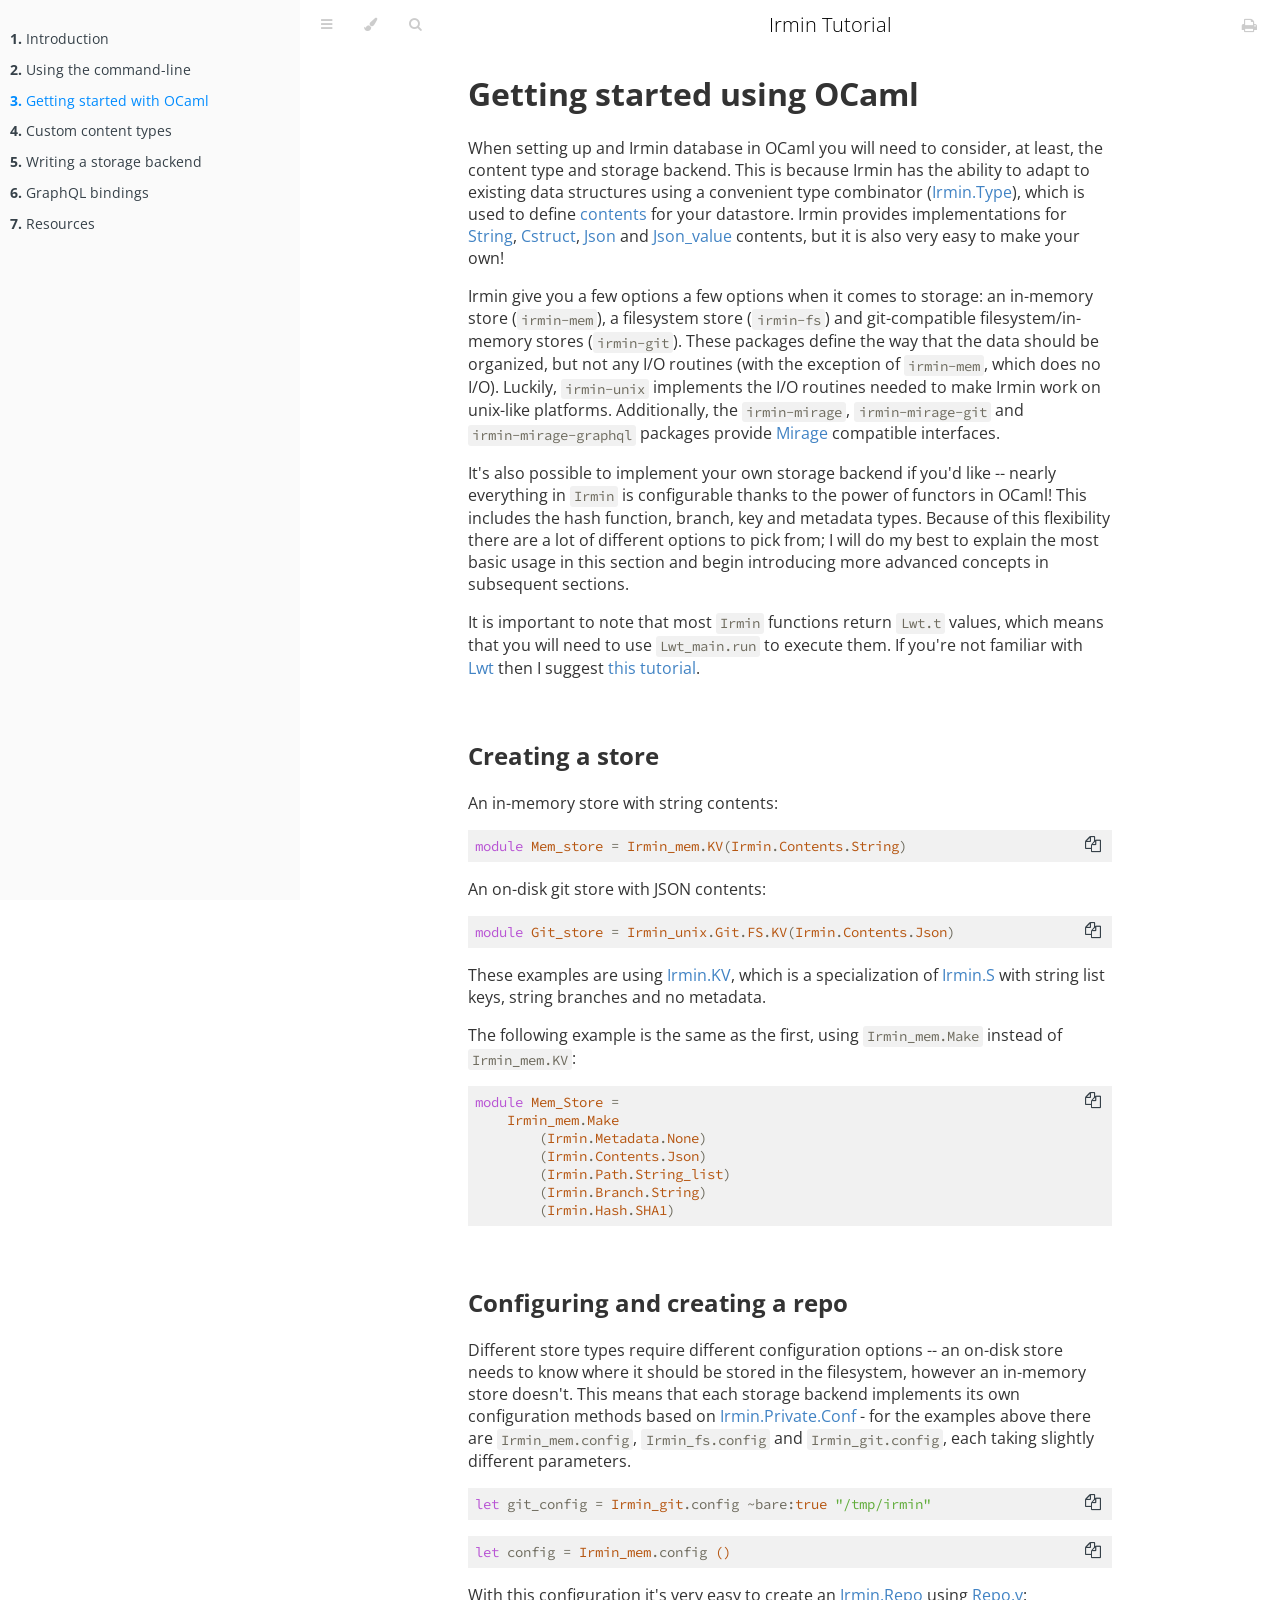
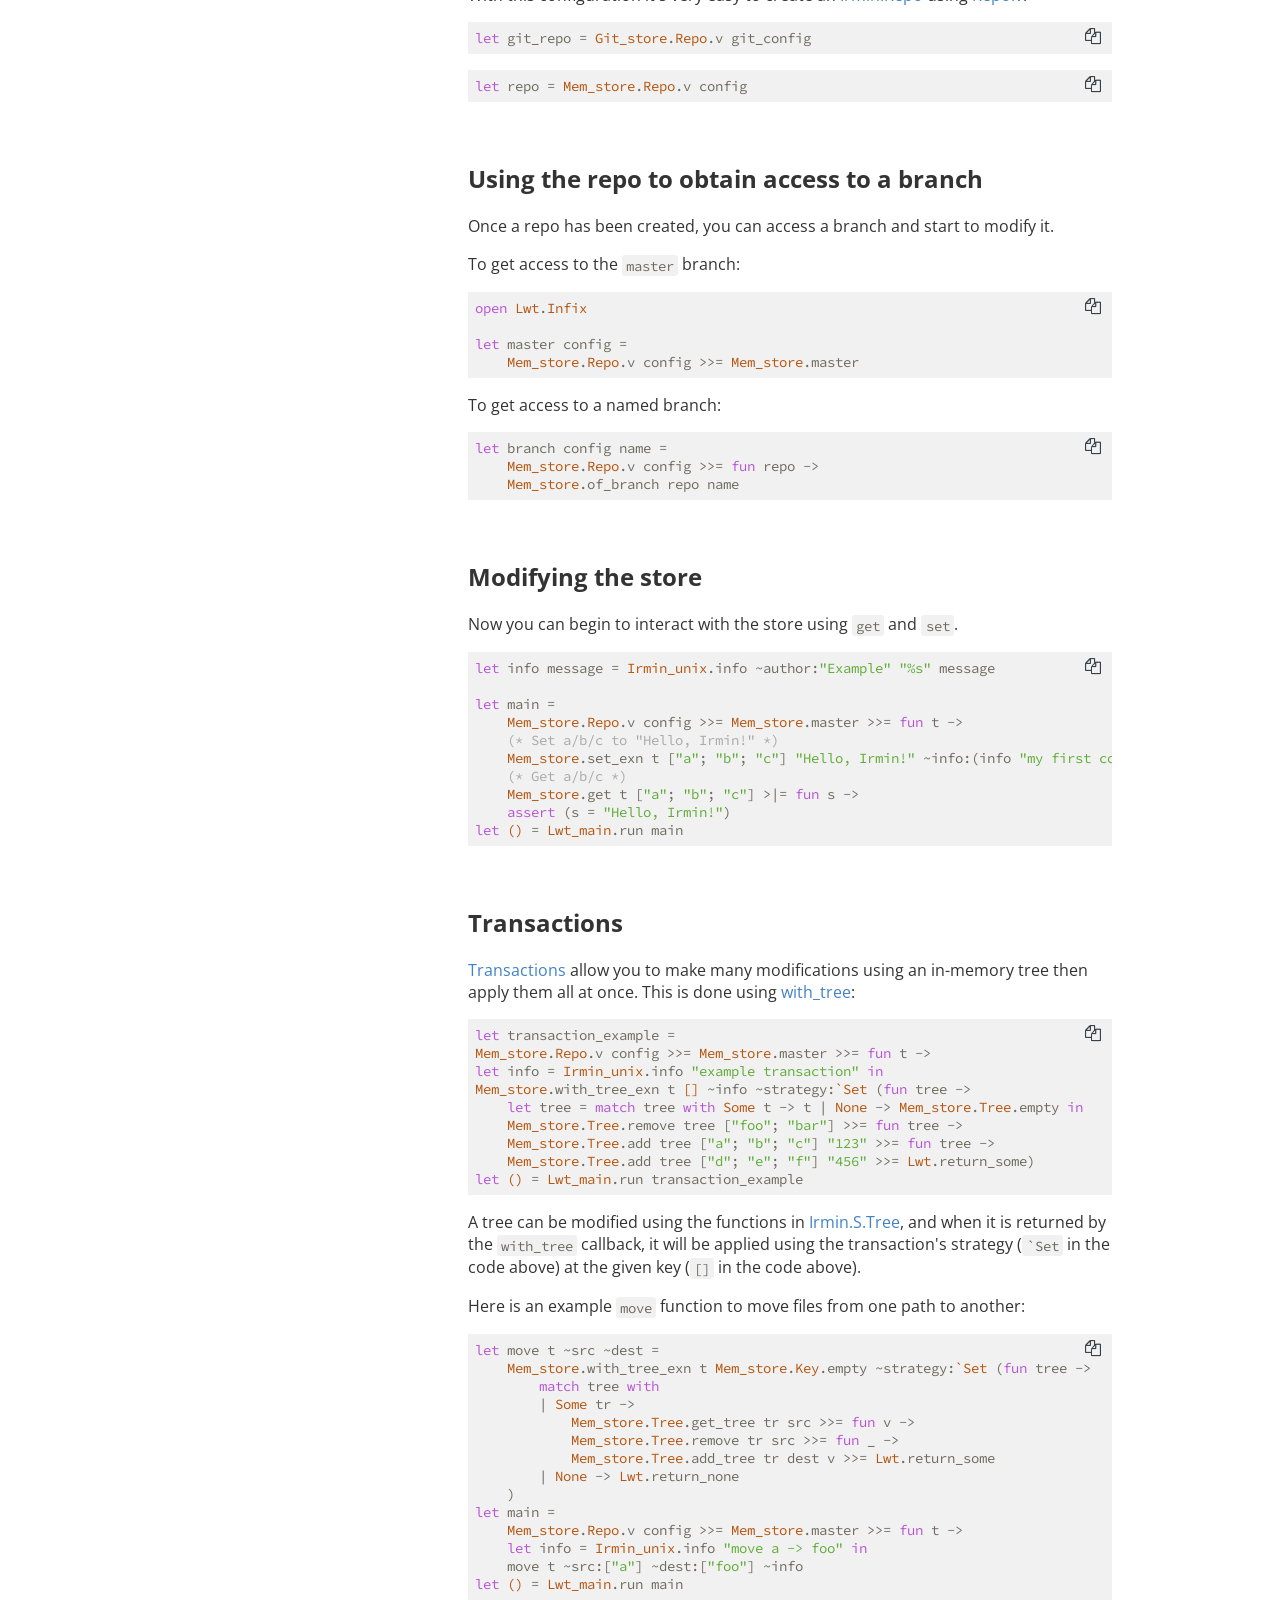
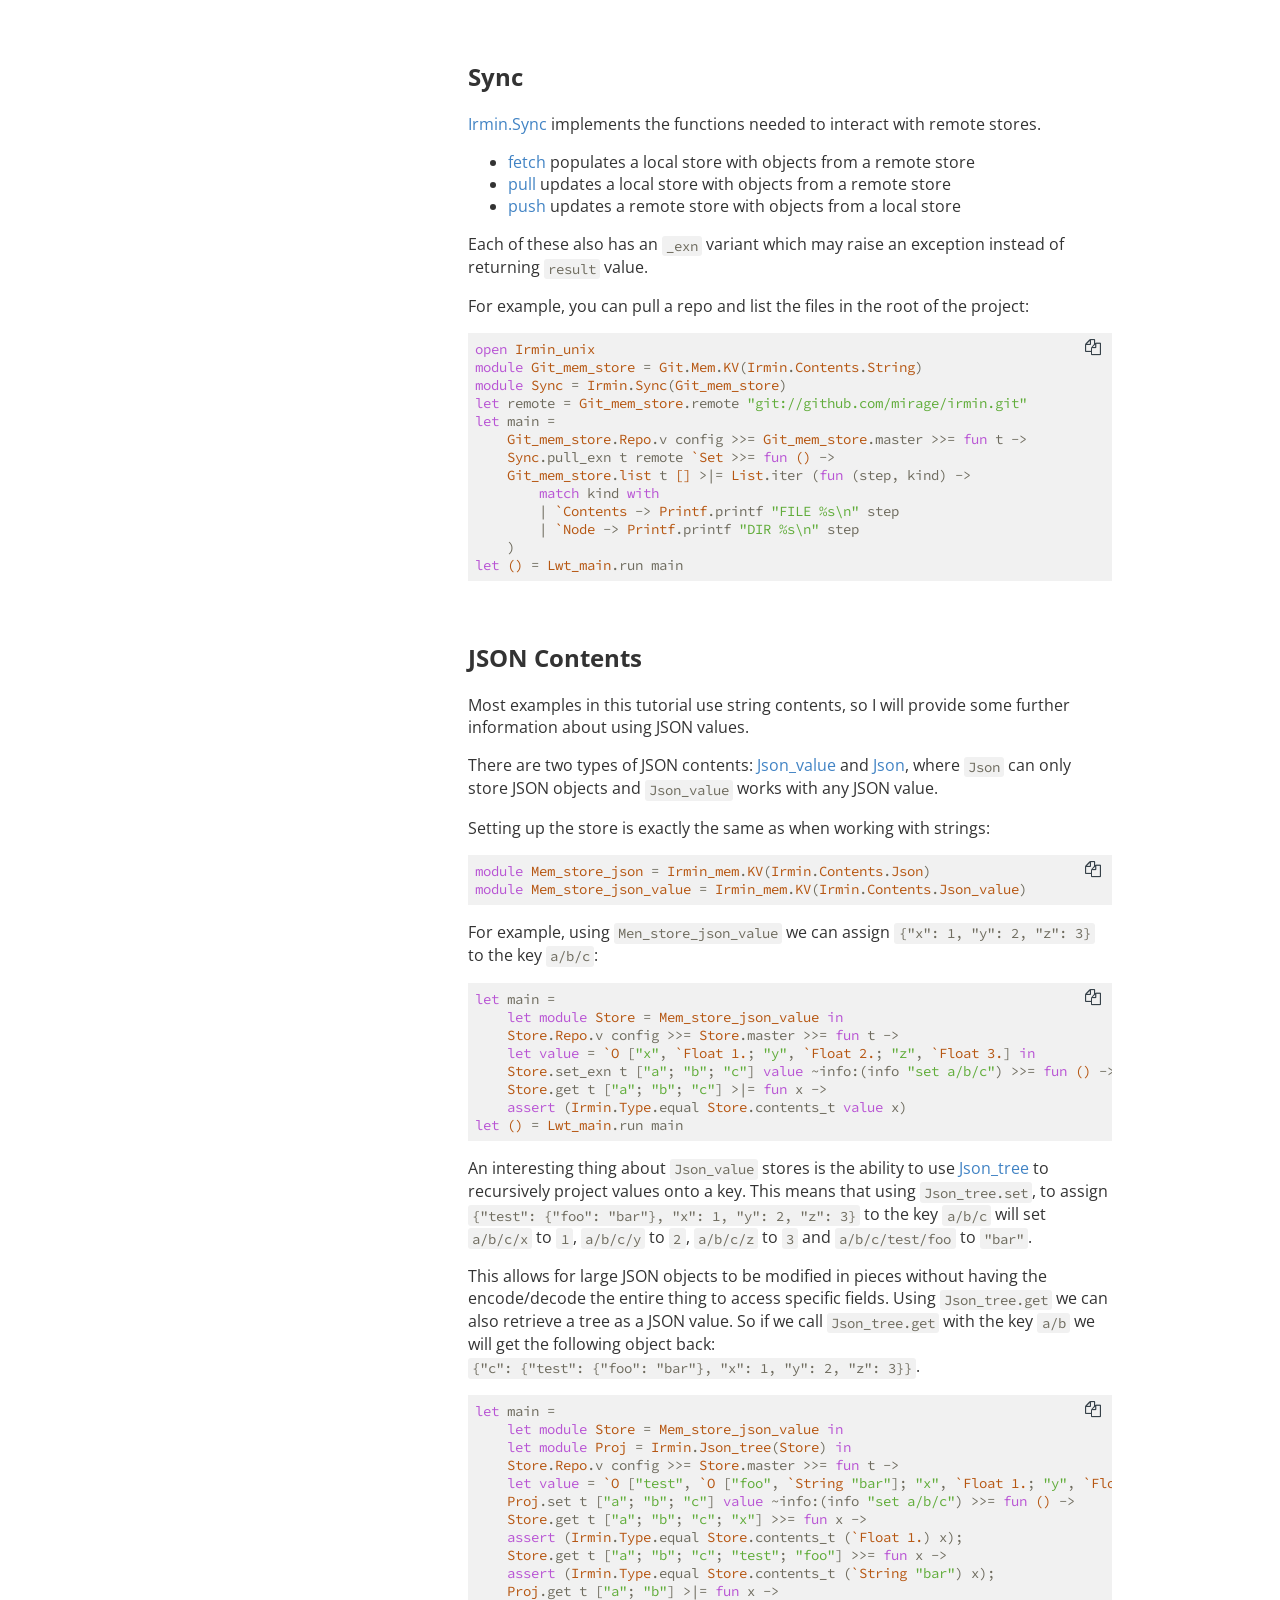
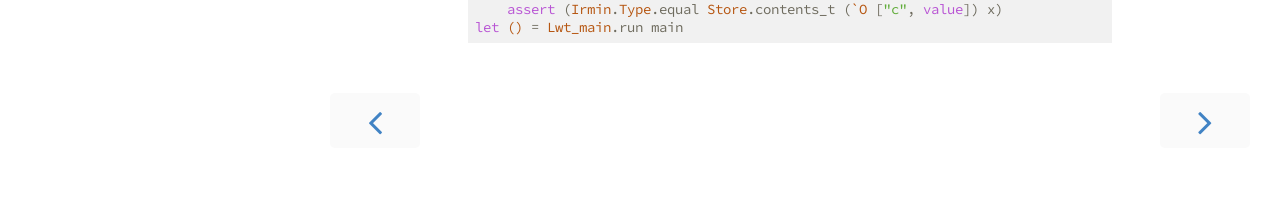
<file: GettingStartedOCaml.html>
<!DOCTYPE HTML>
<html lang="en" class="sidebar-visible no-js">
    <head>
        <!-- Book generated using mdBook -->
        <meta charset="UTF-8">
        <title>Getting started with OCaml - Irmin Tutorial</title>
        <meta content="text/html; charset=utf-8" http-equiv="Content-Type">
        <meta name="description" content="">
        <meta name="viewport" content="width=device-width, initial-scale=1">
        <meta name="theme-color" content="#ffffff" />

        <link rel="shortcut icon" href="favicon.png">
        <link rel="stylesheet" href="css/variables.css">
        <link rel="stylesheet" href="css/general.css">
        <link rel="stylesheet" href="css/chrome.css">
        <link rel="stylesheet" href="css/print.css" media="print">

        <!-- Fonts -->
        <link rel="stylesheet" href="FontAwesome/css/font-awesome.css">
        <link href="https://fonts.googleapis.com/css?family=Open+Sans:300italic,400italic,600italic,700italic,800italic,400,300,600,700,800" rel="stylesheet" type="text/css">
        <link href="https://fonts.googleapis.com/css?family=Source+Code+Pro:500" rel="stylesheet" type="text/css">

        <!-- Highlight.js Stylesheets -->
        <link rel="stylesheet" href="highlight.css">
        <link rel="stylesheet" href="tomorrow-night.css">
        <link rel="stylesheet" href="ayu-highlight.css">

        <!-- Custom theme stylesheets -->
        

        
    </head>
    <body class="light">
        <!-- Provide site root to javascript -->
        <script type="text/javascript">var path_to_root = "";</script>

        <!-- Work around some values being stored in localStorage wrapped in quotes -->
        <script type="text/javascript">
            try {
                var theme = localStorage.getItem('mdbook-theme');
                var sidebar = localStorage.getItem('mdbook-sidebar');

                if (theme.startsWith('"') && theme.endsWith('"')) {
                    localStorage.setItem('mdbook-theme', theme.slice(1, theme.length - 1));
                }

                if (sidebar.startsWith('"') && sidebar.endsWith('"')) {
                    localStorage.setItem('mdbook-sidebar', sidebar.slice(1, sidebar.length - 1));
                }
            } catch (e) { }
        </script>

        <!-- Set the theme before any content is loaded, prevents flash -->
        <script type="text/javascript">
            var theme;
            try { theme = localStorage.getItem('mdbook-theme'); } catch(e) { } 
            if (theme === null || theme === undefined) { theme = 'light'; }
            document.body.className = theme;
            document.querySelector('html').className = theme + ' js';
        </script>

        <!-- Hide / unhide sidebar before it is displayed -->
        <script type="text/javascript">
            var html = document.querySelector('html');
            var sidebar = 'hidden';
            if (document.body.clientWidth >= 1080) {
                try { sidebar = localStorage.getItem('mdbook-sidebar'); } catch(e) { }
                sidebar = sidebar || 'visible';
            }
            html.classList.remove('sidebar-visible');
            html.classList.add("sidebar-" + sidebar);
        </script>

        <nav id="sidebar" class="sidebar" aria-label="Table of contents">
            <ol class="chapter"><li><a href="Introduction.html"><strong aria-hidden="true">1.</strong> Introduction</a></li><li><a href="UsingTheCommandLine.html"><strong aria-hidden="true">2.</strong> Using the command-line</a></li><li><a href="GettingStartedOCaml.html" class="active"><strong aria-hidden="true">3.</strong> Getting started with OCaml</a></li><li><a href="Contents.html"><strong aria-hidden="true">4.</strong> Custom content types</a></li><li><a href="Backend.html"><strong aria-hidden="true">5.</strong> Writing a storage backend</a></li><li><a href="GraphQL.html"><strong aria-hidden="true">6.</strong> GraphQL bindings</a></li><li><a href="Resources.html"><strong aria-hidden="true">7.</strong> Resources</a></li></ol>
        </nav>

        <div id="page-wrapper" class="page-wrapper">

            <div class="page">
                
                <div id="menu-bar" class="menu-bar">
                    <div id="menu-bar-sticky-container">
                        <div class="left-buttons">
                            <button id="sidebar-toggle" class="icon-button" type="button" title="Toggle Table of Contents" aria-label="Toggle Table of Contents" aria-controls="sidebar">
                                <i class="fa fa-bars"></i>
                            </button>
                            <button id="theme-toggle" class="icon-button" type="button" title="Change theme" aria-label="Change theme" aria-haspopup="true" aria-expanded="false" aria-controls="theme-list">
                                <i class="fa fa-paint-brush"></i>
                            </button>
                            <ul id="theme-list" class="theme-popup" aria-label="Themes" role="menu">
                                <li role="none"><button role="menuitem" class="theme" id="light">Light <span class="default">(default)</span></button></li>
                                <li role="none"><button role="menuitem" class="theme" id="rust">Rust</button></li>
                                <li role="none"><button role="menuitem" class="theme" id="coal">Coal</button></li>
                                <li role="none"><button role="menuitem" class="theme" id="navy">Navy</button></li>
                                <li role="none"><button role="menuitem" class="theme" id="ayu">Ayu</button></li>
                            </ul>
                            
                            <button id="search-toggle" class="icon-button" type="button" title="Search. (Shortkey: s)" aria-label="Toggle Searchbar" aria-expanded="false" aria-keyshortcuts="S" aria-controls="searchbar">
                                <i class="fa fa-search"></i>
                            </button>
                            
                        </div>

                        <h1 class="menu-title">Irmin Tutorial</h1> 

                        <div class="right-buttons">
                            <a href="print.html" title="Print this book" aria-label="Print this book">
                                <i id="print-button" class="fa fa-print"></i>
                            </a>
                        </div>
                    </div>
                </div>

                
                <div id="search-wrapper" class="hidden">
                    <form id="searchbar-outer" class="searchbar-outer">
                        <input type="search" name="search" id="searchbar" name="searchbar" placeholder="Search this book ..." aria-controls="searchresults-outer" aria-describedby="searchresults-header">
                    </form>
                    <div id="searchresults-outer" class="searchresults-outer hidden">
                        <div id="searchresults-header" class="searchresults-header"></div>
                        <ul id="searchresults">
                        </ul>
                    </div>
                </div>
                

                <!-- Apply ARIA attributes after the sidebar and the sidebar toggle button are added to the DOM -->
                <script type="text/javascript">
                    document.getElementById('sidebar-toggle').setAttribute('aria-expanded', sidebar === 'visible');
                    document.getElementById('sidebar').setAttribute('aria-hidden', sidebar !== 'visible');
                    Array.from(document.querySelectorAll('#sidebar a')).forEach(function(link) {
                        link.setAttribute('tabIndex', sidebar === 'visible' ? 0 : -1);
                    });
                </script>

                <div id="content" class="content">
                    <main>
                        <a class="header" href="#getting-started-using-ocaml" id="getting-started-using-ocaml"><h1>Getting started using OCaml</h1></a>
<p>When setting up and Irmin database in OCaml you will need to consider, at least, the content type and storage backend. This is because Irmin has the ability to adapt to existing data structures using a convenient type combinator (<a href="https://mirage.github.io/irmin/irmin/Irmin/Type/index.html">Irmin.Type</a>), which is used to define <a href="https://mirage.github.io/irmin/irmin/Irmin/Contents/index.html">contents</a> for your datastore. Irmin provides implementations for <a href="https://mirage.github.io/irmin/irmin/Irmin/Contents/index.html#module-String">String</a>, <a href="https://mirage.github.io/irmin/irmin/Irmin/Contents/index.html#module-Cstruct">Cstruct</a>, <a href="https://mirage.github.io/irmin/irmin/Irmin/Contents/index.html#module-Json">Json</a> and <a href="https://mirage.github.io/irmin/irmin/Irmin/Contents/index.html#module-Json_value">Json_value</a> contents, but it is also very easy to make your own!</p>
<p>Irmin give you a few options a few options when it comes to storage: an in-memory store (<code>irmin-mem</code>), a filesystem store (<code>irmin-fs</code>) and git-compatible filesystem/in-memory stores (<code>irmin-git</code>). These packages define the way that the data should be organized, but not any I/O routines (with the exception of <code>irmin-mem</code>, which does no I/O). Luckily, <code>irmin-unix</code> implements the I/O routines needed to make Irmin work on unix-like platforms. Additionally, the <code>irmin-mirage</code>, <code>irmin-mirage-git</code> and <code>irmin-mirage-graphql</code> packages provide <a href="https://mirage.io">Mirage</a> compatible interfaces.</p>
<p>It's also possible to implement your own storage backend if you'd like -- nearly everything in <code>Irmin</code> is configurable thanks to the power of functors in OCaml! This includes the hash function, branch, key and metadata types. Because of this flexibility there are a lot of different options to pick from; I will do my best to explain the most basic usage in this section and begin introducing more advanced concepts in subsequent sections.</p>
<p>It is important to note that most <code>Irmin</code> functions return <code>Lwt.t</code> values, which means that you will need to use <code>Lwt_main.run</code> to execute them. If you're not familiar with <a href="https://github.com/ocsigen/lwt">Lwt</a> then I suggest <a href="https://mirage.io/wiki/tutorial-lwt">this tutorial</a>.</p>
<a class="header" href="#creating-a-store" id="creating-a-store"><h2>Creating a store</h2></a>
<p>An in-memory store with string contents:</p>
<pre><code class="language-ocaml">module Mem_store = Irmin_mem.KV(Irmin.Contents.String)
</code></pre>
<p>An on-disk git store with JSON contents:</p>
<pre><code class="language-ocaml">module Git_store = Irmin_unix.Git.FS.KV(Irmin.Contents.Json)
</code></pre>
<p>These examples are using <a href="https://mirage.github.io/irmin/irmin/Irmin/module-type-KV/index.html">Irmin.KV</a>, which is a specialization of <a href="https://mirage.github.io/irmin/irmin/Irmin/module-type-S/index.html">Irmin.S</a> with string list keys, string branches and no metadata.</p>
<p>The following example is the same as the first, using <code>Irmin_mem.Make</code> instead of <code>Irmin_mem.KV</code>:</p>
<pre><code class="language-ocaml">module Mem_Store =
    Irmin_mem.Make
        (Irmin.Metadata.None)
        (Irmin.Contents.Json)
        (Irmin.Path.String_list)
        (Irmin.Branch.String)
        (Irmin.Hash.SHA1)
</code></pre>
<a class="header" href="#configuring-and-creating-a-repo" id="configuring-and-creating-a-repo"><h2>Configuring and creating a repo</h2></a>
<p>Different store types require different configuration options -- an on-disk store needs to know where it should be stored in the filesystem, however an in-memory store doesn't. This means that each storage backend implements its own configuration methods based on <a href="https://mirage.github.io/irmin/irmin/Irmin/Private/Conf/index.html">Irmin.Private.Conf</a> - for the examples above there are <code>Irmin_mem.config</code>, <code>Irmin_fs.config</code> and <code>Irmin_git.config</code>, each taking slightly different parameters.</p>
<pre><code class="language-ocaml">let git_config = Irmin_git.config ~bare:true &quot;/tmp/irmin&quot;
</code></pre>
<pre><code class="language-ocaml">let config = Irmin_mem.config ()
</code></pre>
<p>With this configuration it's very easy to create an <a href="https://mirage.github.io/irmin/irmin/Irmin/Repo/index.html">Irmin.Repo</a> using <a href="https://mirage.github.io/irmin/irmin/Irmin/Make/Repo/index.html#val-v">Repo.v</a>:</p>
<pre><code class="language-ocaml">let git_repo = Git_store.Repo.v git_config
</code></pre>
<pre><code class="language-ocaml">let repo = Mem_store.Repo.v config
</code></pre>
<a class="header" href="#using-the-repo-to-obtain-access-to-a-branch" id="using-the-repo-to-obtain-access-to-a-branch"><h2>Using the repo to obtain access to a branch</h2></a>
<p>Once a repo has been created, you can access a branch and start to modify it.</p>
<p>To get access to the <code>master</code> branch:</p>
<pre><code class="language-ocaml">open Lwt.Infix

let master config =
    Mem_store.Repo.v config &gt;&gt;= Mem_store.master
</code></pre>
<p>To get access to a named branch:</p>
<pre><code class="language-ocaml">let branch config name =
    Mem_store.Repo.v config &gt;&gt;= fun repo -&gt;
    Mem_store.of_branch repo name
</code></pre>
<a class="header" href="#modifying-the-store" id="modifying-the-store"><h2>Modifying the store</h2></a>
<p>Now you can begin to interact with the store using <code>get</code> and <code>set</code>.</p>
<pre><code class="language-ocaml">let info message = Irmin_unix.info ~author:&quot;Example&quot; &quot;%s&quot; message

let main =
    Mem_store.Repo.v config &gt;&gt;= Mem_store.master &gt;&gt;= fun t -&gt;
    (* Set a/b/c to &quot;Hello, Irmin!&quot; *)
    Mem_store.set_exn t [&quot;a&quot;; &quot;b&quot;; &quot;c&quot;] &quot;Hello, Irmin!&quot; ~info:(info &quot;my first commit&quot;) &gt;&gt;= fun () -&gt;
    (* Get a/b/c *)
    Mem_store.get t [&quot;a&quot;; &quot;b&quot;; &quot;c&quot;] &gt;|= fun s -&gt;
    assert (s = &quot;Hello, Irmin!&quot;)
let () = Lwt_main.run main
</code></pre>
<a class="header" href="#transactions" id="transactions"><h2>Transactions</h2></a>
<p><a href="https://mirage.github.io/irmin/irmin/Irmin/module-type-S_MAKER/index.html#type-transaction">Transactions</a> allow you to make many modifications using an in-memory tree then apply them all at once. This is done using <a href="https://mirage.github.io/irmin/irmin/Irmin/module-type-S_MAKER/index.html#val-with_tree">with_tree</a>:</p>
<pre><code class="language-ocaml">let transaction_example =
Mem_store.Repo.v config &gt;&gt;= Mem_store.master &gt;&gt;= fun t -&gt;
let info = Irmin_unix.info &quot;example transaction&quot; in
Mem_store.with_tree_exn t [] ~info ~strategy:`Set (fun tree -&gt;
    let tree = match tree with Some t -&gt; t | None -&gt; Mem_store.Tree.empty in
    Mem_store.Tree.remove tree [&quot;foo&quot;; &quot;bar&quot;] &gt;&gt;= fun tree -&gt;
    Mem_store.Tree.add tree [&quot;a&quot;; &quot;b&quot;; &quot;c&quot;] &quot;123&quot; &gt;&gt;= fun tree -&gt;
    Mem_store.Tree.add tree [&quot;d&quot;; &quot;e&quot;; &quot;f&quot;] &quot;456&quot; &gt;&gt;= Lwt.return_some)
let () = Lwt_main.run transaction_example
</code></pre>
<p>A tree can be modified using the functions in <a href="https://mirage.github.io/irmin/irmin/Irmin/module-type-S/Tree/index.html">Irmin.S.Tree</a>, and when it is returned by the <code>with_tree</code> callback, it will be applied using the transaction's strategy (<code>`Set</code> in the code above)  at the given key (<code>[]</code> in the code above).</p>
<p>Here is an example <code>move</code> function to move files from one path to another:</p>
<pre><code class="language-ocaml">let move t ~src ~dest =
    Mem_store.with_tree_exn t Mem_store.Key.empty ~strategy:`Set (fun tree -&gt;
        match tree with
        | Some tr -&gt;
            Mem_store.Tree.get_tree tr src &gt;&gt;= fun v -&gt;
            Mem_store.Tree.remove tr src &gt;&gt;= fun _ -&gt;
            Mem_store.Tree.add_tree tr dest v &gt;&gt;= Lwt.return_some
        | None -&gt; Lwt.return_none
    )
let main =
    Mem_store.Repo.v config &gt;&gt;= Mem_store.master &gt;&gt;= fun t -&gt;
    let info = Irmin_unix.info &quot;move a -&gt; foo&quot; in
    move t ~src:[&quot;a&quot;] ~dest:[&quot;foo&quot;] ~info
let () = Lwt_main.run main
</code></pre>
<a class="header" href="#sync" id="sync"><h2>Sync</h2></a>
<p><a href="https://docs.mirage.io/irmin/Irmin/Sync/index.html">Irmin.Sync</a> implements the functions needed to interact with remote stores.</p>
<ul>
<li><a href="https://docs.mirage.io/irmin/Irmin/Sync/index.html#val-fetch">fetch</a> populates a local store with objects from a remote store</li>
<li><a href="https://docs.mirage.io/irmin/Irmin/Sync/index.html#val-pull">pull</a> updates a local store with objects from a remote store</li>
<li><a href="https://docs.mirage.io/irmin/Irmin/Sync/index.html#val-fpush">push</a> updates a remote store with objects from a local store</li>
</ul>
<p>Each of these also has an <code>_exn</code> variant which may raise an exception instead of returning <code>result</code> value.</p>
<p>For example, you can pull a repo and list the files in the root of the project:</p>
<pre><code class="language-ocaml">open Irmin_unix
module Git_mem_store = Git.Mem.KV(Irmin.Contents.String)
module Sync = Irmin.Sync(Git_mem_store)
let remote = Git_mem_store.remote &quot;git://github.com/mirage/irmin.git&quot;
let main =
    Git_mem_store.Repo.v config &gt;&gt;= Git_mem_store.master &gt;&gt;= fun t -&gt;
    Sync.pull_exn t remote `Set &gt;&gt;= fun () -&gt;
    Git_mem_store.list t [] &gt;|= List.iter (fun (step, kind) -&gt;
        match kind with
        | `Contents -&gt; Printf.printf &quot;FILE %s\n&quot; step
        | `Node -&gt; Printf.printf &quot;DIR %s\n&quot; step
    )
let () = Lwt_main.run main
</code></pre>
<a class="header" href="#json-contents" id="json-contents"><h2>JSON Contents</h2></a>
<p>Most examples in this tutorial use string contents, so I will provide some further information about using JSON values.</p>
<p>There are two types of JSON contents: <a href="https://mirage.github.io/irmin/irmin/Irmin/Contents/index.html#module-Json_value">Json_value</a> and <a href="https://mirage.github.io/irmin/irmin/Irmin/Contents/index.html#module-Json">Json</a>, where <code>Json</code> can only store JSON objects and <code>Json_value</code> works with any JSON value.</p>
<p>Setting up the store is exactly the same as when working with strings:</p>
<pre><code class="language-ocaml">module Mem_store_json = Irmin_mem.KV(Irmin.Contents.Json)
module Mem_store_json_value = Irmin_mem.KV(Irmin.Contents.Json_value)
</code></pre>
<p>For example, using <code>Men_store_json_value</code> we can assign <code>{&quot;x&quot;: 1, &quot;y&quot;: 2, &quot;z&quot;: 3}</code> to the key <code>a/b/c</code>:</p>
<pre><code class="language-ocaml">let main =
    let module Store = Mem_store_json_value in
    Store.Repo.v config &gt;&gt;= Store.master &gt;&gt;= fun t -&gt;
    let value = `O [&quot;x&quot;, `Float 1.; &quot;y&quot;, `Float 2.; &quot;z&quot;, `Float 3.] in
    Store.set_exn t [&quot;a&quot;; &quot;b&quot;; &quot;c&quot;] value ~info:(info &quot;set a/b/c&quot;) &gt;&gt;= fun () -&gt;
    Store.get t [&quot;a&quot;; &quot;b&quot;; &quot;c&quot;] &gt;|= fun x -&gt;
    assert (Irmin.Type.equal Store.contents_t value x)
let () = Lwt_main.run main
</code></pre>
<p>An interesting thing about <code>Json_value</code> stores is the ability to use <a href="https://mirage.github.io/irmin/irmin/Irmin/index.html#module-Json_tree">Json_tree</a> to recursively project values onto a key. This means that using <code>Json_tree.set</code>, to assign <code>{&quot;test&quot;: {&quot;foo&quot;: &quot;bar&quot;}, &quot;x&quot;: 1, &quot;y&quot;: 2, &quot;z&quot;: 3}</code> to the key <code>a/b/c</code> will set <code>a/b/c/x</code> to <code>1</code>, <code>a/b/c/y</code> to <code>2</code>, <code>a/b/c/z</code> to <code>3</code> and <code>a/b/c/test/foo</code> to <code>&quot;bar&quot;</code>.</p>
<p>This allows for large JSON objects to be modified in pieces without having the encode/decode the entire thing to access specific fields. Using <code>Json_tree.get</code> we can also retrieve a tree as a JSON value. So if we call <code>Json_tree.get</code> with the key <code>a/b</code> we will get the following object back: <code>{&quot;c&quot;: {&quot;test&quot;: {&quot;foo&quot;: &quot;bar&quot;}, &quot;x&quot;: 1, &quot;y&quot;: 2, &quot;z&quot;: 3}}</code>.</p>
<pre><code class="language-ocaml">let main =
    let module Store = Mem_store_json_value in
    let module Proj = Irmin.Json_tree(Store) in
    Store.Repo.v config &gt;&gt;= Store.master &gt;&gt;= fun t -&gt;
    let value = `O [&quot;test&quot;, `O [&quot;foo&quot;, `String &quot;bar&quot;]; &quot;x&quot;, `Float 1.; &quot;y&quot;, `Float 2.; &quot;z&quot;, `Float 3.] in
    Proj.set t [&quot;a&quot;; &quot;b&quot;; &quot;c&quot;] value ~info:(info &quot;set a/b/c&quot;) &gt;&gt;= fun () -&gt;
    Store.get t [&quot;a&quot;; &quot;b&quot;; &quot;c&quot;; &quot;x&quot;] &gt;&gt;= fun x -&gt;
    assert (Irmin.Type.equal Store.contents_t (`Float 1.) x);
    Store.get t [&quot;a&quot;; &quot;b&quot;; &quot;c&quot;; &quot;test&quot;; &quot;foo&quot;] &gt;&gt;= fun x -&gt;
    assert (Irmin.Type.equal Store.contents_t (`String &quot;bar&quot;) x);
    Proj.get t [&quot;a&quot;; &quot;b&quot;] &gt;|= fun x -&gt;
    assert (Irmin.Type.equal Store.contents_t (`O [&quot;c&quot;, value]) x)
let () = Lwt_main.run main
</code></pre>

                    </main>

                    <nav class="nav-wrapper" aria-label="Page navigation">
                        <!-- Mobile navigation buttons -->
                        
                            <a rel="prev" href="UsingTheCommandLine.html" class="mobile-nav-chapters previous" title="Previous chapter" aria-label="Previous chapter" aria-keyshortcuts="Left">
                                <i class="fa fa-angle-left"></i>
                            </a>
                        

                        
                            <a rel="next" href="Contents.html" class="mobile-nav-chapters next" title="Next chapter" aria-label="Next chapter" aria-keyshortcuts="Right">
                                <i class="fa fa-angle-right"></i>
                            </a>
                        

                        <div style="clear: both"></div>
                    </nav>
                </div>
            </div>

            <nav class="nav-wide-wrapper" aria-label="Page navigation">
                
                    <a href="UsingTheCommandLine.html" class="nav-chapters previous" title="Previous chapter" aria-label="Previous chapter" aria-keyshortcuts="Left">
                        <i class="fa fa-angle-left"></i>
                    </a>
                

                
                    <a href="Contents.html" class="nav-chapters next" title="Next chapter" aria-label="Next chapter" aria-keyshortcuts="Right">
                        <i class="fa fa-angle-right"></i>
                    </a>
                
            </nav>

        </div>

        

        

        

        
        <script src="elasticlunr.min.js" type="text/javascript" charset="utf-8"></script>
        <script src="mark.min.js" type="text/javascript" charset="utf-8"></script>
        <script src="searcher.js" type="text/javascript" charset="utf-8"></script>
        

        <script src="clipboard.min.js" type="text/javascript" charset="utf-8"></script>
        <script src="highlight.js" type="text/javascript" charset="utf-8"></script>
        <script src="book.js" type="text/javascript" charset="utf-8"></script>

        <!-- Custom JS scripts -->
        

        

    </body>
</html>
</file>
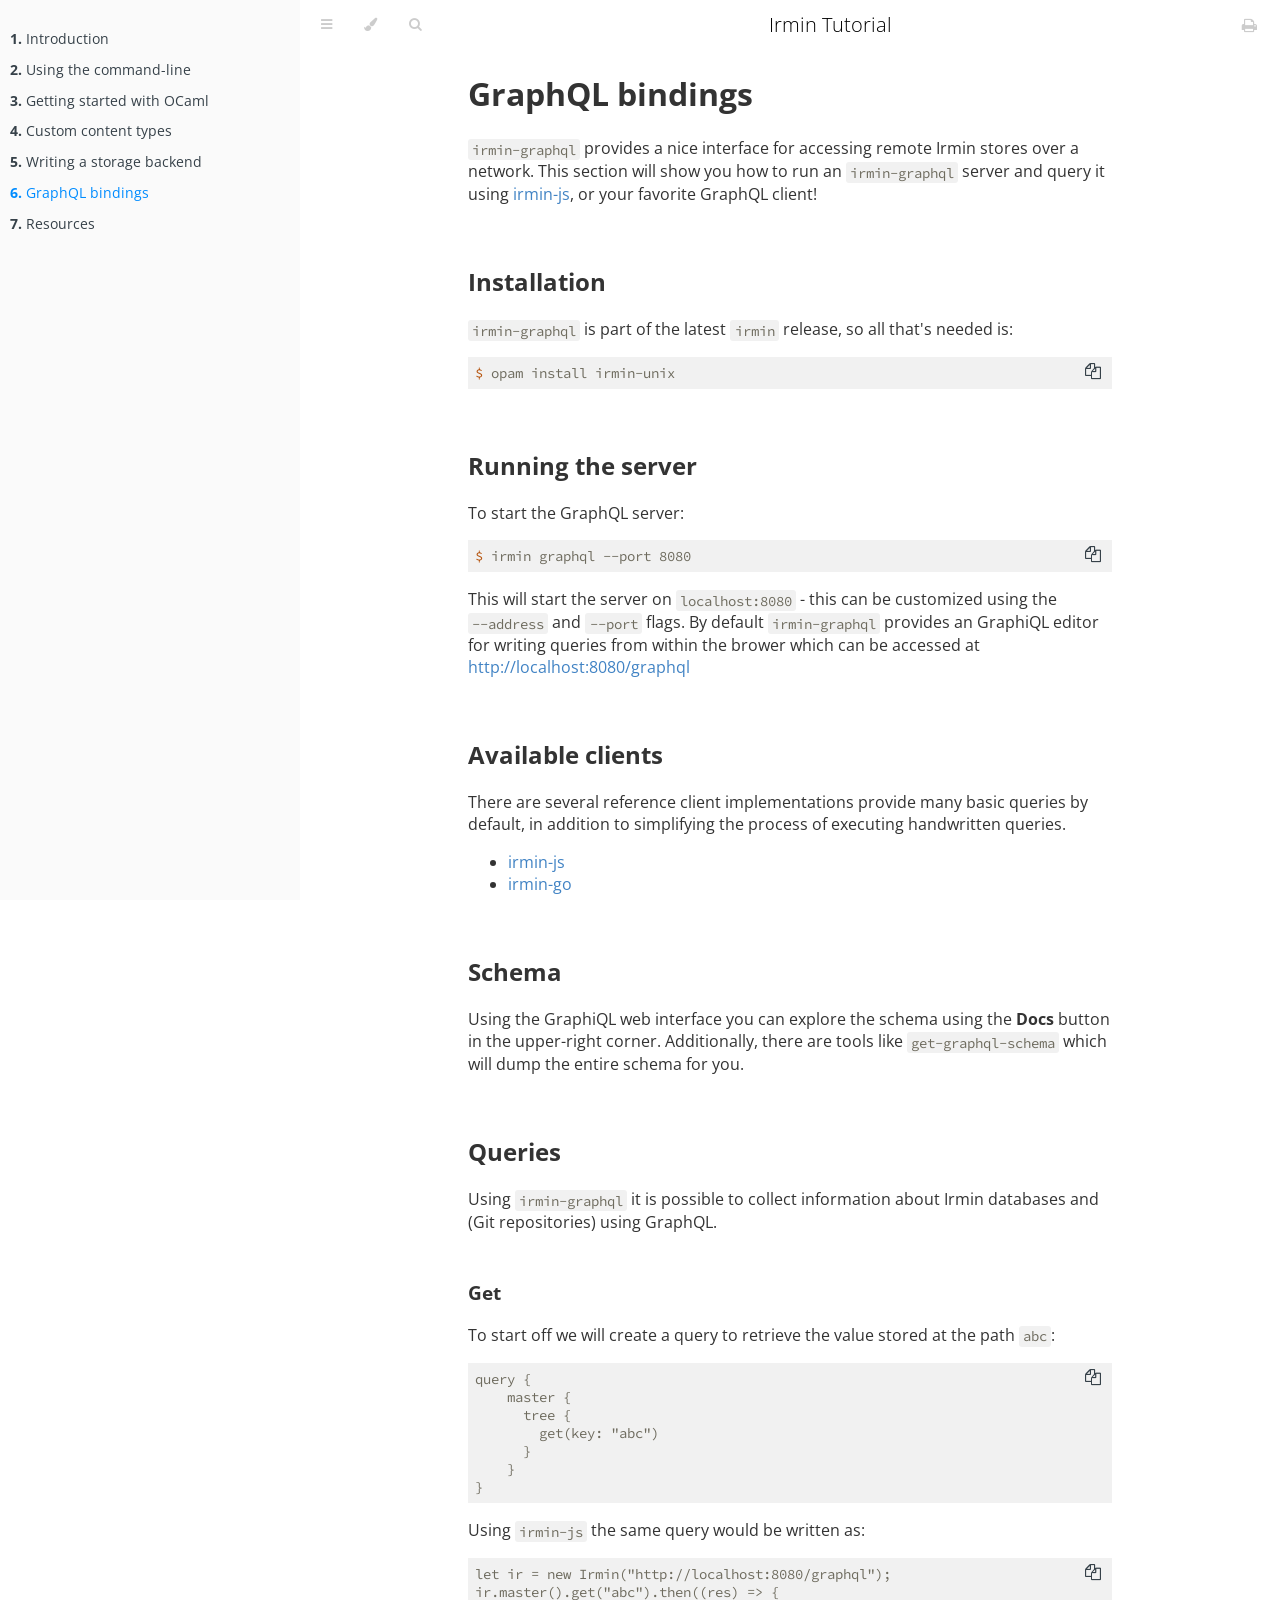
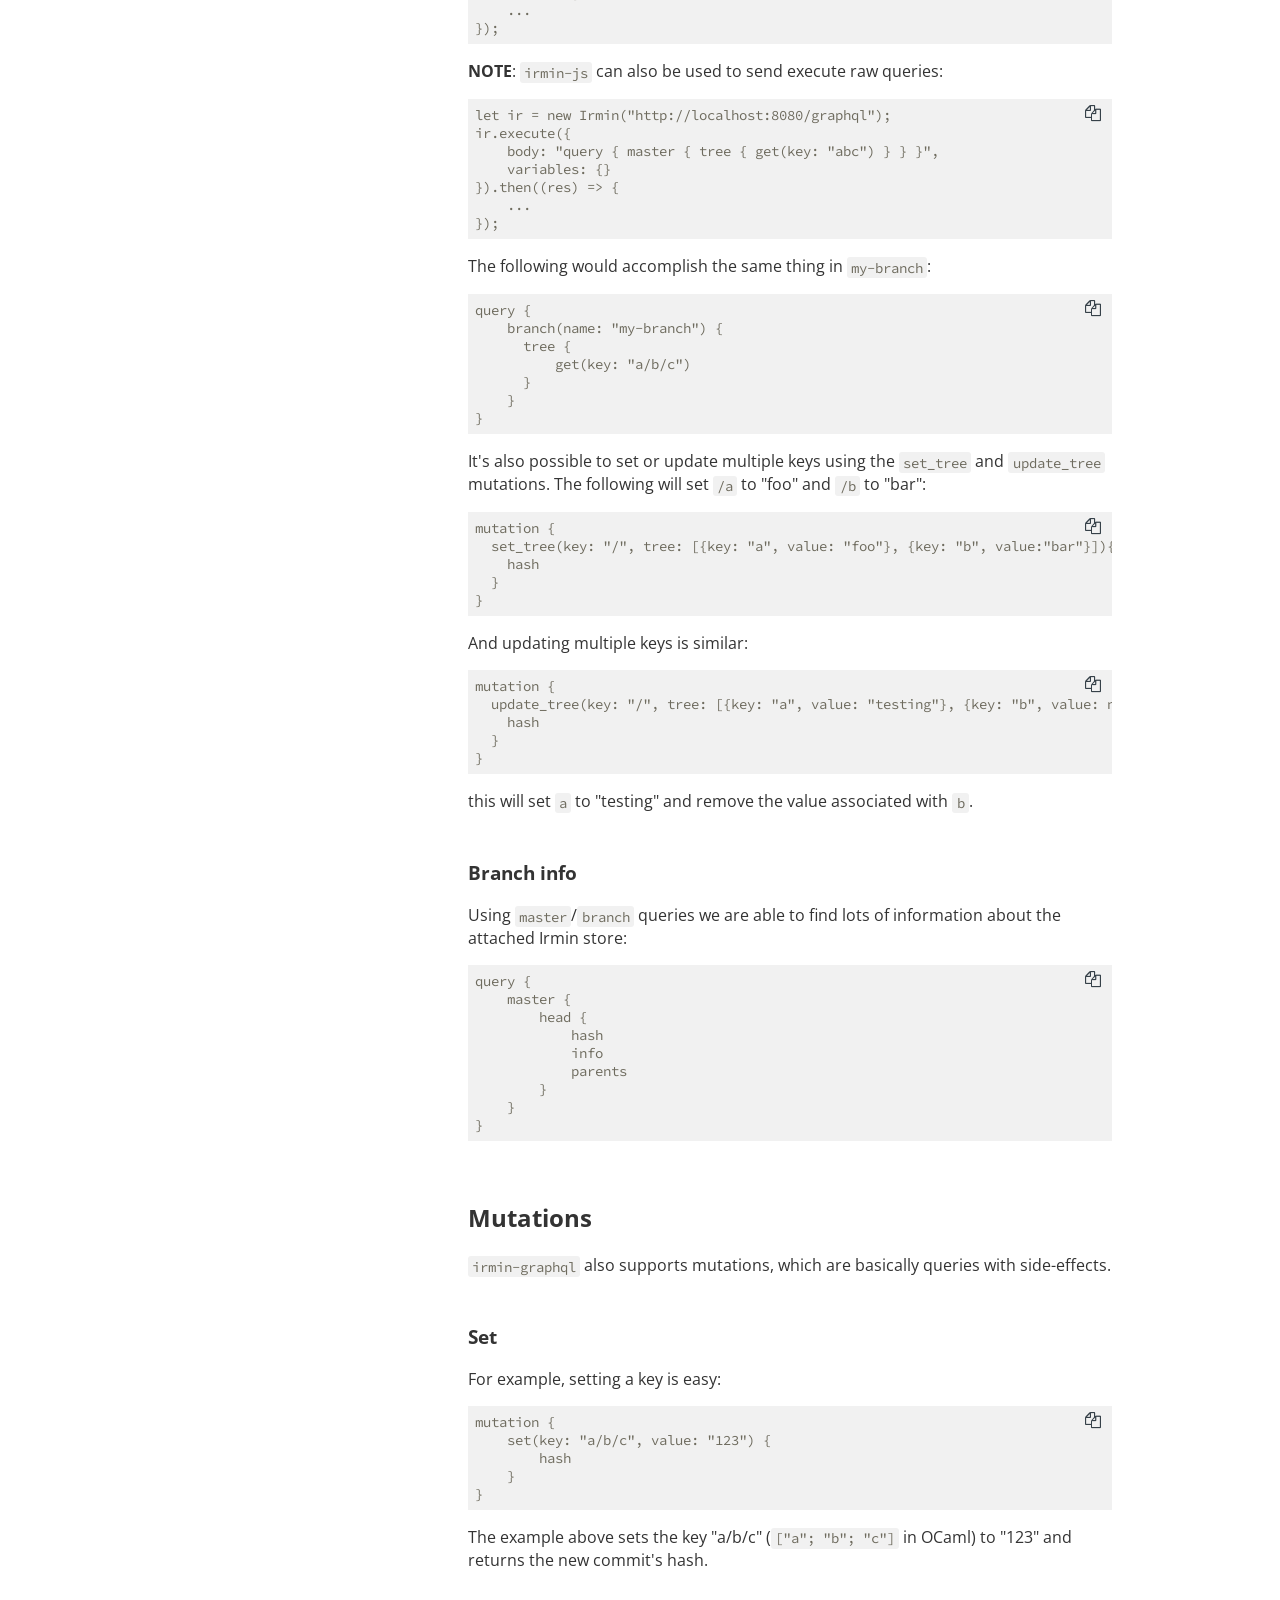
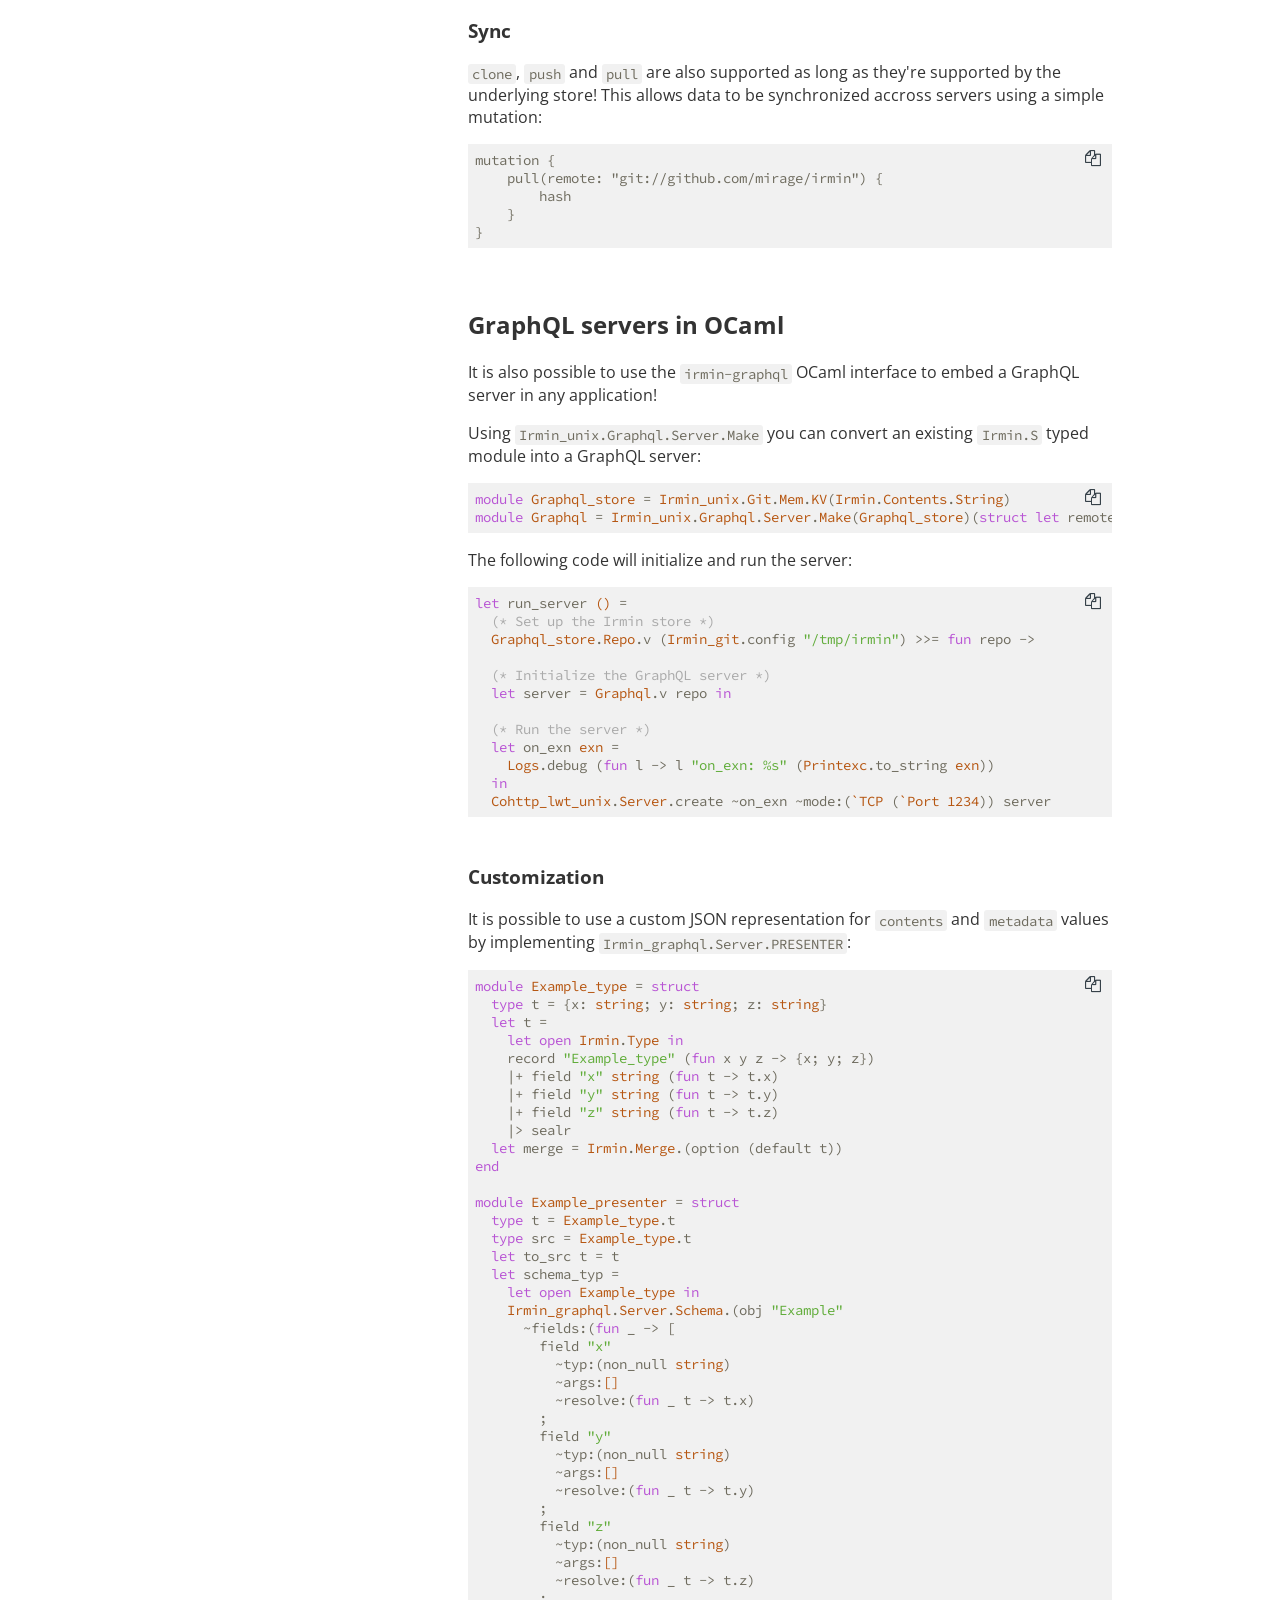
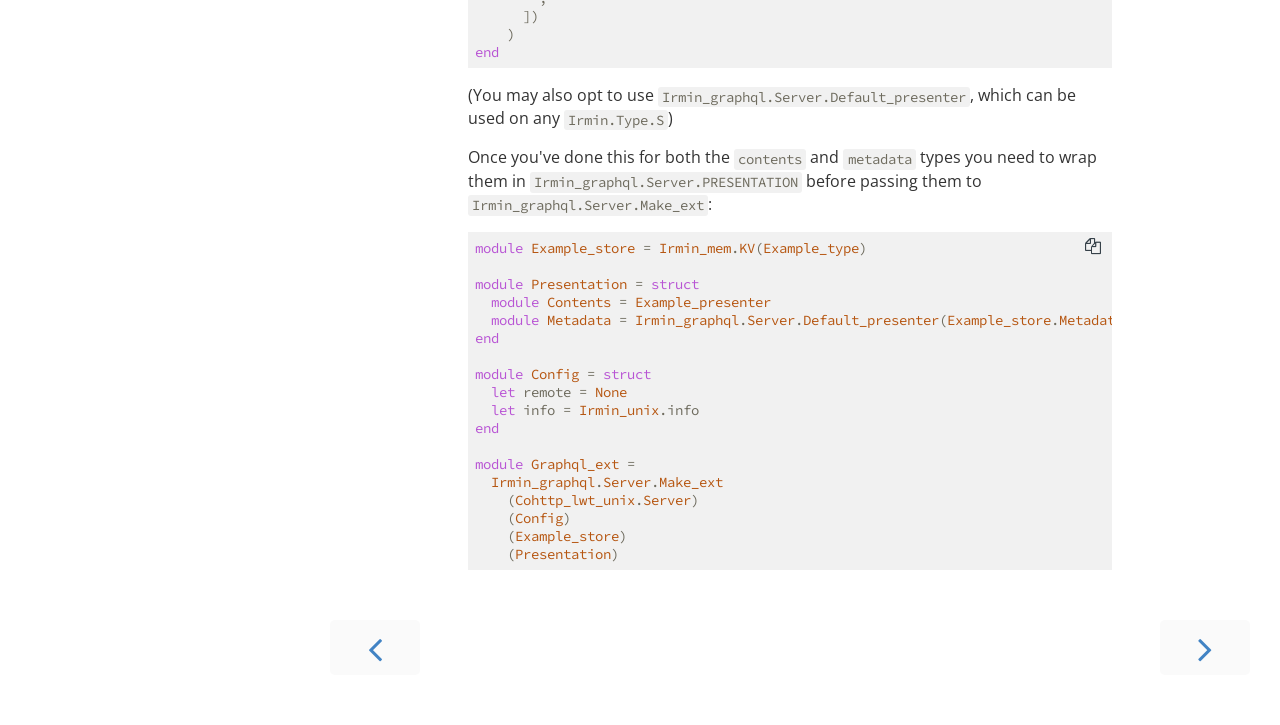
<file: GraphQL.html>
<!DOCTYPE HTML>
<html lang="en" class="sidebar-visible no-js">
    <head>
        <!-- Book generated using mdBook -->
        <meta charset="UTF-8">
        <title>GraphQL bindings - Irmin Tutorial</title>
        <meta content="text/html; charset=utf-8" http-equiv="Content-Type">
        <meta name="description" content="">
        <meta name="viewport" content="width=device-width, initial-scale=1">
        <meta name="theme-color" content="#ffffff" />

        <link rel="shortcut icon" href="favicon.png">
        <link rel="stylesheet" href="css/variables.css">
        <link rel="stylesheet" href="css/general.css">
        <link rel="stylesheet" href="css/chrome.css">
        <link rel="stylesheet" href="css/print.css" media="print">

        <!-- Fonts -->
        <link rel="stylesheet" href="FontAwesome/css/font-awesome.css">
        <link href="https://fonts.googleapis.com/css?family=Open+Sans:300italic,400italic,600italic,700italic,800italic,400,300,600,700,800" rel="stylesheet" type="text/css">
        <link href="https://fonts.googleapis.com/css?family=Source+Code+Pro:500" rel="stylesheet" type="text/css">

        <!-- Highlight.js Stylesheets -->
        <link rel="stylesheet" href="highlight.css">
        <link rel="stylesheet" href="tomorrow-night.css">
        <link rel="stylesheet" href="ayu-highlight.css">

        <!-- Custom theme stylesheets -->
        

        
    </head>
    <body class="light">
        <!-- Provide site root to javascript -->
        <script type="text/javascript">var path_to_root = "";</script>

        <!-- Work around some values being stored in localStorage wrapped in quotes -->
        <script type="text/javascript">
            try {
                var theme = localStorage.getItem('mdbook-theme');
                var sidebar = localStorage.getItem('mdbook-sidebar');

                if (theme.startsWith('"') && theme.endsWith('"')) {
                    localStorage.setItem('mdbook-theme', theme.slice(1, theme.length - 1));
                }

                if (sidebar.startsWith('"') && sidebar.endsWith('"')) {
                    localStorage.setItem('mdbook-sidebar', sidebar.slice(1, sidebar.length - 1));
                }
            } catch (e) { }
        </script>

        <!-- Set the theme before any content is loaded, prevents flash -->
        <script type="text/javascript">
            var theme;
            try { theme = localStorage.getItem('mdbook-theme'); } catch(e) { } 
            if (theme === null || theme === undefined) { theme = 'light'; }
            document.body.className = theme;
            document.querySelector('html').className = theme + ' js';
        </script>

        <!-- Hide / unhide sidebar before it is displayed -->
        <script type="text/javascript">
            var html = document.querySelector('html');
            var sidebar = 'hidden';
            if (document.body.clientWidth >= 1080) {
                try { sidebar = localStorage.getItem('mdbook-sidebar'); } catch(e) { }
                sidebar = sidebar || 'visible';
            }
            html.classList.remove('sidebar-visible');
            html.classList.add("sidebar-" + sidebar);
        </script>

        <nav id="sidebar" class="sidebar" aria-label="Table of contents">
            <ol class="chapter"><li><a href="Introduction.html"><strong aria-hidden="true">1.</strong> Introduction</a></li><li><a href="UsingTheCommandLine.html"><strong aria-hidden="true">2.</strong> Using the command-line</a></li><li><a href="GettingStartedOCaml.html"><strong aria-hidden="true">3.</strong> Getting started with OCaml</a></li><li><a href="Contents.html"><strong aria-hidden="true">4.</strong> Custom content types</a></li><li><a href="Backend.html"><strong aria-hidden="true">5.</strong> Writing a storage backend</a></li><li><a href="GraphQL.html" class="active"><strong aria-hidden="true">6.</strong> GraphQL bindings</a></li><li><a href="Resources.html"><strong aria-hidden="true">7.</strong> Resources</a></li></ol>
        </nav>

        <div id="page-wrapper" class="page-wrapper">

            <div class="page">
                
                <div id="menu-bar" class="menu-bar">
                    <div id="menu-bar-sticky-container">
                        <div class="left-buttons">
                            <button id="sidebar-toggle" class="icon-button" type="button" title="Toggle Table of Contents" aria-label="Toggle Table of Contents" aria-controls="sidebar">
                                <i class="fa fa-bars"></i>
                            </button>
                            <button id="theme-toggle" class="icon-button" type="button" title="Change theme" aria-label="Change theme" aria-haspopup="true" aria-expanded="false" aria-controls="theme-list">
                                <i class="fa fa-paint-brush"></i>
                            </button>
                            <ul id="theme-list" class="theme-popup" aria-label="Themes" role="menu">
                                <li role="none"><button role="menuitem" class="theme" id="light">Light <span class="default">(default)</span></button></li>
                                <li role="none"><button role="menuitem" class="theme" id="rust">Rust</button></li>
                                <li role="none"><button role="menuitem" class="theme" id="coal">Coal</button></li>
                                <li role="none"><button role="menuitem" class="theme" id="navy">Navy</button></li>
                                <li role="none"><button role="menuitem" class="theme" id="ayu">Ayu</button></li>
                            </ul>
                            
                            <button id="search-toggle" class="icon-button" type="button" title="Search. (Shortkey: s)" aria-label="Toggle Searchbar" aria-expanded="false" aria-keyshortcuts="S" aria-controls="searchbar">
                                <i class="fa fa-search"></i>
                            </button>
                            
                        </div>

                        <h1 class="menu-title">Irmin Tutorial</h1> 

                        <div class="right-buttons">
                            <a href="print.html" title="Print this book" aria-label="Print this book">
                                <i id="print-button" class="fa fa-print"></i>
                            </a>
                        </div>
                    </div>
                </div>

                
                <div id="search-wrapper" class="hidden">
                    <form id="searchbar-outer" class="searchbar-outer">
                        <input type="search" name="search" id="searchbar" name="searchbar" placeholder="Search this book ..." aria-controls="searchresults-outer" aria-describedby="searchresults-header">
                    </form>
                    <div id="searchresults-outer" class="searchresults-outer hidden">
                        <div id="searchresults-header" class="searchresults-header"></div>
                        <ul id="searchresults">
                        </ul>
                    </div>
                </div>
                

                <!-- Apply ARIA attributes after the sidebar and the sidebar toggle button are added to the DOM -->
                <script type="text/javascript">
                    document.getElementById('sidebar-toggle').setAttribute('aria-expanded', sidebar === 'visible');
                    document.getElementById('sidebar').setAttribute('aria-hidden', sidebar !== 'visible');
                    Array.from(document.querySelectorAll('#sidebar a')).forEach(function(link) {
                        link.setAttribute('tabIndex', sidebar === 'visible' ? 0 : -1);
                    });
                </script>

                <div id="content" class="content">
                    <main>
                        <a class="header" href="#graphql-bindings" id="graphql-bindings"><h1>GraphQL bindings</h1></a>
<p><code>irmin-graphql</code> provides a nice interface for accessing remote Irmin stores over a network. This section will show you how to run an <code>irmin-graphql</code> server and query it using <a href="https://github.com/zshipko/irmin-js">irmin-js</a>, or your favorite GraphQL client!</p>
<a class="header" href="#installation" id="installation"><h2>Installation</h2></a>
<p><code>irmin-graphql</code> is part of the latest <code>irmin</code> release, so all that's needed is:</p>
<pre><code class="language-shell">$ opam install irmin-unix
</code></pre>
<a class="header" href="#running-the-server" id="running-the-server"><h2>Running the server</h2></a>
<p>To start the GraphQL server:</p>
<pre><code class="language-shell">$ irmin graphql --port 8080
</code></pre>
<p>This will start the server on <code>localhost:8080</code> - this can be customized using the <code>--address</code> and <code>--port</code> flags. By default <code>irmin-graphql</code> provides an GraphiQL editor for writing queries from within the brower which can be accessed at <a href="http://localhost:8080/graphql">http://localhost:8080/graphql</a></p>
<a class="header" href="#available-clients" id="available-clients"><h2>Available clients</h2></a>
<p>There are several reference client implementations provide many basic queries by default, in addition to simplifying the process of executing handwritten queries.</p>
<ul>
<li><a href="https://github.com/zshipko/irmin-js">irmin-js</a></li>
<li><a href="https://github.com/zshipko/irmin-go">irmin-go</a></li>
</ul>
<a class="header" href="#schema" id="schema"><h2>Schema</h2></a>
<p>Using the GraphiQL web interface you can explore the schema using the <strong>Docs</strong> button in the upper-right corner. Additionally, there are tools like <a href="https://github.com/prisma/get-graphql-schema"><code>get-graphql-schema</code></a> which will dump the entire schema for you.</p>
<a class="header" href="#queries" id="queries"><h2>Queries</h2></a>
<p>Using <code>irmin-graphql</code> it is possible to collect information about Irmin databases and (Git repositories) using GraphQL.</p>
<a class="header" href="#get" id="get"><h3>Get</h3></a>
<p>To start off we will create a query to retrieve the value stored at the path <code>abc</code>:</p>
<pre><code class="language-graphql">query {
    master {
      tree {
        get(key: &quot;abc&quot;)
      }
    }
}
</code></pre>
<p>Using <code>irmin-js</code> the same query would be written as:</p>
<pre><code class="language-javascript">let ir = new Irmin(&quot;http://localhost:8080/graphql&quot;);
ir.master().get(&quot;abc&quot;).then((res) =&gt; {
    ...
});
</code></pre>
<p><strong>NOTE</strong>: <code>irmin-js</code> can also be used to send execute raw queries:</p>
<pre><code class="language-javascript">let ir = new Irmin(&quot;http://localhost:8080/graphql&quot;);
ir.execute({
    body: &quot;query { master { tree { get(key: &quot;abc&quot;) } } }&quot;,
    variables: {}
}).then((res) =&gt; {
    ...
});
</code></pre>
<p>The following would accomplish the same thing in <code>my-branch</code>:</p>
<pre><code class="language-graphql">query {
    branch(name: &quot;my-branch&quot;) {
      tree {
          get(key: &quot;a/b/c&quot;)
      }
    }
}
</code></pre>
<p>It's also possible to set or update multiple keys using the <code>set_tree</code> and <code>update_tree</code> mutations. The following will set <code>/a</code> to &quot;foo&quot; and <code>/b</code> to &quot;bar&quot;:</p>
<pre><code class="language-graphql">mutation {
  set_tree(key: &quot;/&quot;, tree: [{key: &quot;a&quot;, value: &quot;foo&quot;}, {key: &quot;b&quot;, value:&quot;bar&quot;}]){
    hash
  }
}
</code></pre>
<p>And updating multiple keys is similar:</p>
<pre><code class="language-graphql">mutation {
  update_tree(key: &quot;/&quot;, tree: [{key: &quot;a&quot;, value: &quot;testing&quot;}, {key: &quot;b&quot;, value: null}]){
    hash
  }
}
</code></pre>
<p>this will set <code>a</code> to &quot;testing&quot; and remove the value associated with <code>b</code>.</p>
<a class="header" href="#branch-info" id="branch-info"><h3>Branch info</h3></a>
<p>Using <code>master</code>/<code>branch</code> queries we are able to find lots of information about the attached Irmin store:</p>
<pre><code class="language-graphql">query {
    master {
        head {
            hash
            info
            parents
        }
    }
}
</code></pre>
<a class="header" href="#mutations" id="mutations"><h2>Mutations</h2></a>
<p><code>irmin-graphql</code> also supports mutations, which are basically queries with side-effects.</p>
<a class="header" href="#set" id="set"><h3>Set</h3></a>
<p>For example, setting a key is easy:</p>
<pre><code class="language-graphql">mutation {
    set(key: &quot;a/b/c&quot;, value: &quot;123&quot;) {
        hash
    }
}
</code></pre>
<p>The example above sets the key &quot;a/b/c&quot; (<code>[&quot;a&quot;; &quot;b&quot;; &quot;c&quot;]</code> in OCaml) to &quot;123&quot; and returns the new commit's hash.</p>
<a class="header" href="#sync" id="sync"><h3>Sync</h3></a>
<p><code>clone</code>, <code>push</code> and <code>pull</code> are also supported as long as they're supported by the underlying store! This allows data to be synchronized accross servers using a simple mutation:</p>
<pre><code class="language-graphql">mutation {
    pull(remote: &quot;git://github.com/mirage/irmin&quot;) {
        hash
    }
}
</code></pre>
<a class="header" href="#graphql-servers-in-ocaml" id="graphql-servers-in-ocaml"><h2>GraphQL servers in OCaml</h2></a>
<p>It is also possible to use the <code>irmin-graphql</code> OCaml interface to embed a GraphQL server in any application!</p>
<p>Using <code>Irmin_unix.Graphql.Server.Make</code> you can convert an existing <code>Irmin.S</code> typed module into a GraphQL server:</p>
<pre><code class="language-ocaml">module Graphql_store = Irmin_unix.Git.Mem.KV(Irmin.Contents.String)
module Graphql = Irmin_unix.Graphql.Server.Make(Graphql_store)(struct let remote = Some Graphql_store.remote end)
</code></pre>
<p>The following code will initialize and run the server:</p>
<pre><code class="language-ocaml">let run_server () =
  (* Set up the Irmin store *)
  Graphql_store.Repo.v (Irmin_git.config &quot;/tmp/irmin&quot;) &gt;&gt;= fun repo -&gt;

  (* Initialize the GraphQL server *)
  let server = Graphql.v repo in

  (* Run the server *)
  let on_exn exn =
    Logs.debug (fun l -&gt; l &quot;on_exn: %s&quot; (Printexc.to_string exn))
  in
  Cohttp_lwt_unix.Server.create ~on_exn ~mode:(`TCP (`Port 1234)) server
</code></pre>
<a class="header" href="#customization" id="customization"><h3>Customization</h3></a>
<p>It is possible to use a custom JSON representation for <code>contents</code> and <code>metadata</code>
values by implementing <code>Irmin_graphql.Server.PRESENTER</code>:</p>
<pre><code class="language-ocaml">module Example_type = struct
  type t = {x: string; y: string; z: string}
  let t =
    let open Irmin.Type in
    record &quot;Example_type&quot; (fun x y z -&gt; {x; y; z})
    |+ field &quot;x&quot; string (fun t -&gt; t.x)
    |+ field &quot;y&quot; string (fun t -&gt; t.y)
    |+ field &quot;z&quot; string (fun t -&gt; t.z)
    |&gt; sealr
  let merge = Irmin.Merge.(option (default t))
end

module Example_presenter = struct
  type t = Example_type.t
  type src = Example_type.t
  let to_src t = t
  let schema_typ =
    let open Example_type in
    Irmin_graphql.Server.Schema.(obj &quot;Example&quot;
      ~fields:(fun _ -&gt; [
        field &quot;x&quot;
          ~typ:(non_null string)
          ~args:[]
          ~resolve:(fun _ t -&gt; t.x)
        ;
        field &quot;y&quot;
          ~typ:(non_null string)
          ~args:[]
          ~resolve:(fun _ t -&gt; t.y)
        ;
        field &quot;z&quot;
          ~typ:(non_null string)
          ~args:[]
          ~resolve:(fun _ t -&gt; t.z)
        ;
      ])
    )
end
</code></pre>
<p>(You may also opt to use <code>Irmin_graphql.Server.Default_presenter</code>, which can be used on any <code>Irmin.Type.S</code>)</p>
<p>Once you've done this for both the <code>contents</code> and <code>metadata</code> types you need to wrap them in <code>Irmin_graphql.Server.PRESENTATION</code> before passing them to <code>Irmin_graphql.Server.Make_ext</code>:</p>
<pre><code class="language-ocaml">module Example_store = Irmin_mem.KV(Example_type)

module Presentation = struct
  module Contents = Example_presenter
  module Metadata = Irmin_graphql.Server.Default_presenter(Example_store.Metadata)
end

module Config = struct
  let remote = None
  let info = Irmin_unix.info
end

module Graphql_ext =
  Irmin_graphql.Server.Make_ext
    (Cohttp_lwt_unix.Server)
    (Config)
    (Example_store)
    (Presentation)
</code></pre>

                    </main>

                    <nav class="nav-wrapper" aria-label="Page navigation">
                        <!-- Mobile navigation buttons -->
                        
                            <a rel="prev" href="Backend.html" class="mobile-nav-chapters previous" title="Previous chapter" aria-label="Previous chapter" aria-keyshortcuts="Left">
                                <i class="fa fa-angle-left"></i>
                            </a>
                        

                        
                            <a rel="next" href="Resources.html" class="mobile-nav-chapters next" title="Next chapter" aria-label="Next chapter" aria-keyshortcuts="Right">
                                <i class="fa fa-angle-right"></i>
                            </a>
                        

                        <div style="clear: both"></div>
                    </nav>
                </div>
            </div>

            <nav class="nav-wide-wrapper" aria-label="Page navigation">
                
                    <a href="Backend.html" class="nav-chapters previous" title="Previous chapter" aria-label="Previous chapter" aria-keyshortcuts="Left">
                        <i class="fa fa-angle-left"></i>
                    </a>
                

                
                    <a href="Resources.html" class="nav-chapters next" title="Next chapter" aria-label="Next chapter" aria-keyshortcuts="Right">
                        <i class="fa fa-angle-right"></i>
                    </a>
                
            </nav>

        </div>

        

        

        

        
        <script src="elasticlunr.min.js" type="text/javascript" charset="utf-8"></script>
        <script src="mark.min.js" type="text/javascript" charset="utf-8"></script>
        <script src="searcher.js" type="text/javascript" charset="utf-8"></script>
        

        <script src="clipboard.min.js" type="text/javascript" charset="utf-8"></script>
        <script src="highlight.js" type="text/javascript" charset="utf-8"></script>
        <script src="book.js" type="text/javascript" charset="utf-8"></script>

        <!-- Custom JS scripts -->
        

        

    </body>
</html>
</file>
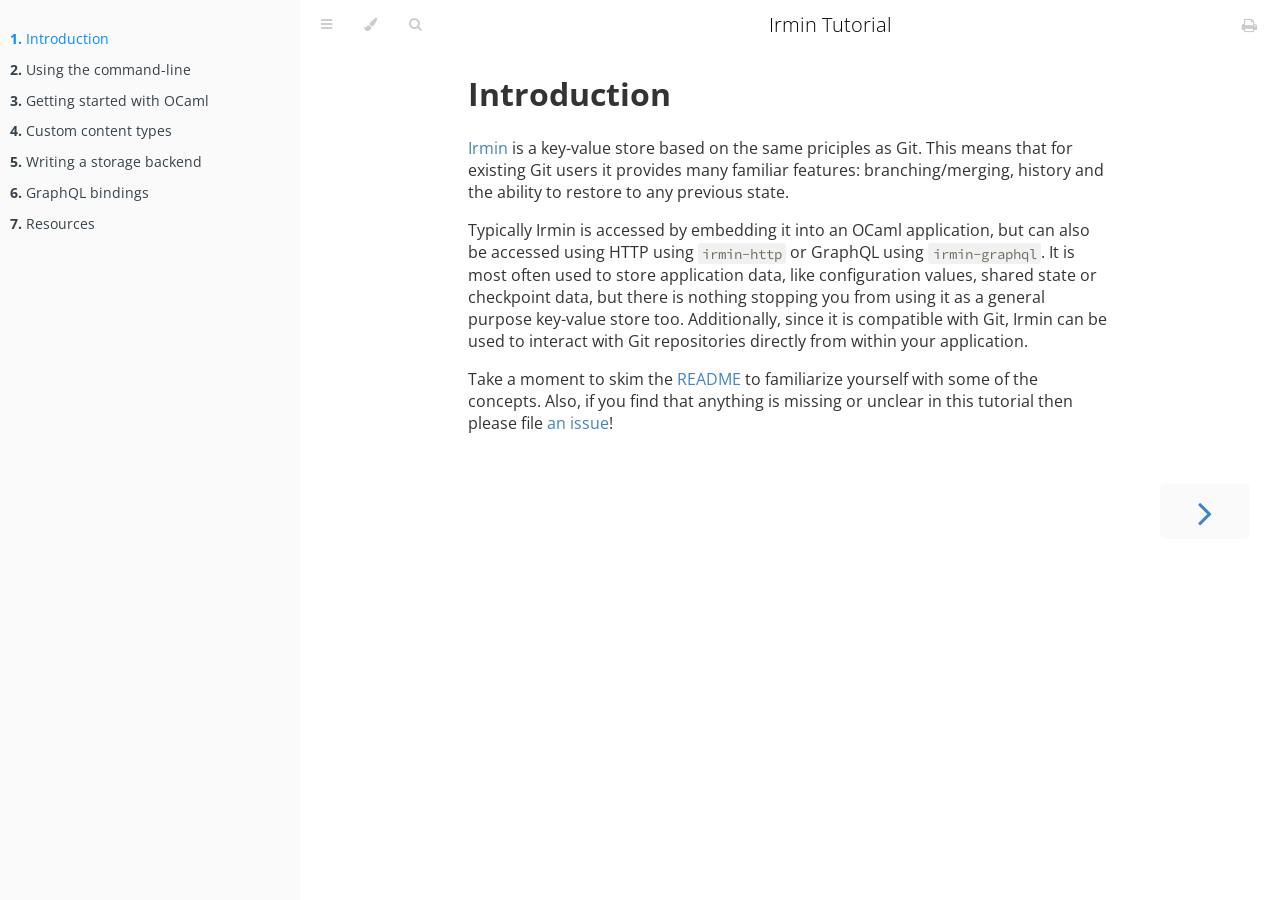
<file: Introduction.html>
<!DOCTYPE HTML>
<html lang="en" class="sidebar-visible no-js">
    <head>
        <!-- Book generated using mdBook -->
        <meta charset="UTF-8">
        <title>Introduction - Irmin Tutorial</title>
        <meta content="text/html; charset=utf-8" http-equiv="Content-Type">
        <meta name="description" content="">
        <meta name="viewport" content="width=device-width, initial-scale=1">
        <meta name="theme-color" content="#ffffff" />

        <link rel="shortcut icon" href="favicon.png">
        <link rel="stylesheet" href="css/variables.css">
        <link rel="stylesheet" href="css/general.css">
        <link rel="stylesheet" href="css/chrome.css">
        <link rel="stylesheet" href="css/print.css" media="print">

        <!-- Fonts -->
        <link rel="stylesheet" href="FontAwesome/css/font-awesome.css">
        <link href="https://fonts.googleapis.com/css?family=Open+Sans:300italic,400italic,600italic,700italic,800italic,400,300,600,700,800" rel="stylesheet" type="text/css">
        <link href="https://fonts.googleapis.com/css?family=Source+Code+Pro:500" rel="stylesheet" type="text/css">

        <!-- Highlight.js Stylesheets -->
        <link rel="stylesheet" href="highlight.css">
        <link rel="stylesheet" href="tomorrow-night.css">
        <link rel="stylesheet" href="ayu-highlight.css">

        <!-- Custom theme stylesheets -->
        

        
    </head>
    <body class="light">
        <!-- Provide site root to javascript -->
        <script type="text/javascript">var path_to_root = "";</script>

        <!-- Work around some values being stored in localStorage wrapped in quotes -->
        <script type="text/javascript">
            try {
                var theme = localStorage.getItem('mdbook-theme');
                var sidebar = localStorage.getItem('mdbook-sidebar');

                if (theme.startsWith('"') && theme.endsWith('"')) {
                    localStorage.setItem('mdbook-theme', theme.slice(1, theme.length - 1));
                }

                if (sidebar.startsWith('"') && sidebar.endsWith('"')) {
                    localStorage.setItem('mdbook-sidebar', sidebar.slice(1, sidebar.length - 1));
                }
            } catch (e) { }
        </script>

        <!-- Set the theme before any content is loaded, prevents flash -->
        <script type="text/javascript">
            var theme;
            try { theme = localStorage.getItem('mdbook-theme'); } catch(e) { } 
            if (theme === null || theme === undefined) { theme = 'light'; }
            document.body.className = theme;
            document.querySelector('html').className = theme + ' js';
        </script>

        <!-- Hide / unhide sidebar before it is displayed -->
        <script type="text/javascript">
            var html = document.querySelector('html');
            var sidebar = 'hidden';
            if (document.body.clientWidth >= 1080) {
                try { sidebar = localStorage.getItem('mdbook-sidebar'); } catch(e) { }
                sidebar = sidebar || 'visible';
            }
            html.classList.remove('sidebar-visible');
            html.classList.add("sidebar-" + sidebar);
        </script>

        <nav id="sidebar" class="sidebar" aria-label="Table of contents">
            <ol class="chapter"><li><a href="Introduction.html" class="active"><strong aria-hidden="true">1.</strong> Introduction</a></li><li><a href="UsingTheCommandLine.html"><strong aria-hidden="true">2.</strong> Using the command-line</a></li><li><a href="GettingStartedOCaml.html"><strong aria-hidden="true">3.</strong> Getting started with OCaml</a></li><li><a href="Contents.html"><strong aria-hidden="true">4.</strong> Custom content types</a></li><li><a href="Backend.html"><strong aria-hidden="true">5.</strong> Writing a storage backend</a></li><li><a href="GraphQL.html"><strong aria-hidden="true">6.</strong> GraphQL bindings</a></li><li><a href="Resources.html"><strong aria-hidden="true">7.</strong> Resources</a></li></ol>
        </nav>

        <div id="page-wrapper" class="page-wrapper">

            <div class="page">
                
                <div id="menu-bar" class="menu-bar">
                    <div id="menu-bar-sticky-container">
                        <div class="left-buttons">
                            <button id="sidebar-toggle" class="icon-button" type="button" title="Toggle Table of Contents" aria-label="Toggle Table of Contents" aria-controls="sidebar">
                                <i class="fa fa-bars"></i>
                            </button>
                            <button id="theme-toggle" class="icon-button" type="button" title="Change theme" aria-label="Change theme" aria-haspopup="true" aria-expanded="false" aria-controls="theme-list">
                                <i class="fa fa-paint-brush"></i>
                            </button>
                            <ul id="theme-list" class="theme-popup" aria-label="Themes" role="menu">
                                <li role="none"><button role="menuitem" class="theme" id="light">Light <span class="default">(default)</span></button></li>
                                <li role="none"><button role="menuitem" class="theme" id="rust">Rust</button></li>
                                <li role="none"><button role="menuitem" class="theme" id="coal">Coal</button></li>
                                <li role="none"><button role="menuitem" class="theme" id="navy">Navy</button></li>
                                <li role="none"><button role="menuitem" class="theme" id="ayu">Ayu</button></li>
                            </ul>
                            
                            <button id="search-toggle" class="icon-button" type="button" title="Search. (Shortkey: s)" aria-label="Toggle Searchbar" aria-expanded="false" aria-keyshortcuts="S" aria-controls="searchbar">
                                <i class="fa fa-search"></i>
                            </button>
                            
                        </div>

                        <h1 class="menu-title">Irmin Tutorial</h1> 

                        <div class="right-buttons">
                            <a href="print.html" title="Print this book" aria-label="Print this book">
                                <i id="print-button" class="fa fa-print"></i>
                            </a>
                        </div>
                    </div>
                </div>

                
                <div id="search-wrapper" class="hidden">
                    <form id="searchbar-outer" class="searchbar-outer">
                        <input type="search" name="search" id="searchbar" name="searchbar" placeholder="Search this book ..." aria-controls="searchresults-outer" aria-describedby="searchresults-header">
                    </form>
                    <div id="searchresults-outer" class="searchresults-outer hidden">
                        <div id="searchresults-header" class="searchresults-header"></div>
                        <ul id="searchresults">
                        </ul>
                    </div>
                </div>
                

                <!-- Apply ARIA attributes after the sidebar and the sidebar toggle button are added to the DOM -->
                <script type="text/javascript">
                    document.getElementById('sidebar-toggle').setAttribute('aria-expanded', sidebar === 'visible');
                    document.getElementById('sidebar').setAttribute('aria-hidden', sidebar !== 'visible');
                    Array.from(document.querySelectorAll('#sidebar a')).forEach(function(link) {
                        link.setAttribute('tabIndex', sidebar === 'visible' ? 0 : -1);
                    });
                </script>

                <div id="content" class="content">
                    <main>
                        <a class="header" href="#introduction" id="introduction"><h1>Introduction</h1></a>
<p><a href="https://github.com/mirage/irmin">Irmin</a> is a key-value store based on the same priciples as Git. This means that for existing Git users it provides many familiar features: branching/merging, history and the ability to restore to any previous state.</p>
<p>Typically Irmin is accessed by embedding it into an OCaml application, but can also be accessed using HTTP using <code>irmin-http</code> or GraphQL using <code>irmin-graphql</code>. It is most often used to store application data, like configuration values, shared state or checkpoint data, but there is nothing stopping you from using it as a general purpose key-value store too. Additionally, since it is compatible with Git, Irmin can be used to interact with Git repositories directly from within your application.</p>
<p>Take a moment to skim the <a href="https://github.com/mirage/irmin/blob/master/README.md">README</a> to familiarize yourself with some of the concepts. Also, if you find that anything is missing or unclear in this tutorial then please file <a href="https://github.com/zshipko/irmin-tutorial/issues">an issue</a>!</p>

                    </main>

                    <nav class="nav-wrapper" aria-label="Page navigation">
                        <!-- Mobile navigation buttons -->
                        

                        
                            <a rel="next" href="UsingTheCommandLine.html" class="mobile-nav-chapters next" title="Next chapter" aria-label="Next chapter" aria-keyshortcuts="Right">
                                <i class="fa fa-angle-right"></i>
                            </a>
                        

                        <div style="clear: both"></div>
                    </nav>
                </div>
            </div>

            <nav class="nav-wide-wrapper" aria-label="Page navigation">
                

                
                    <a href="UsingTheCommandLine.html" class="nav-chapters next" title="Next chapter" aria-label="Next chapter" aria-keyshortcuts="Right">
                        <i class="fa fa-angle-right"></i>
                    </a>
                
            </nav>

        </div>

        

        

        

        
        <script src="elasticlunr.min.js" type="text/javascript" charset="utf-8"></script>
        <script src="mark.min.js" type="text/javascript" charset="utf-8"></script>
        <script src="searcher.js" type="text/javascript" charset="utf-8"></script>
        

        <script src="clipboard.min.js" type="text/javascript" charset="utf-8"></script>
        <script src="highlight.js" type="text/javascript" charset="utf-8"></script>
        <script src="book.js" type="text/javascript" charset="utf-8"></script>

        <!-- Custom JS scripts -->
        

        

    </body>
</html>
</file>
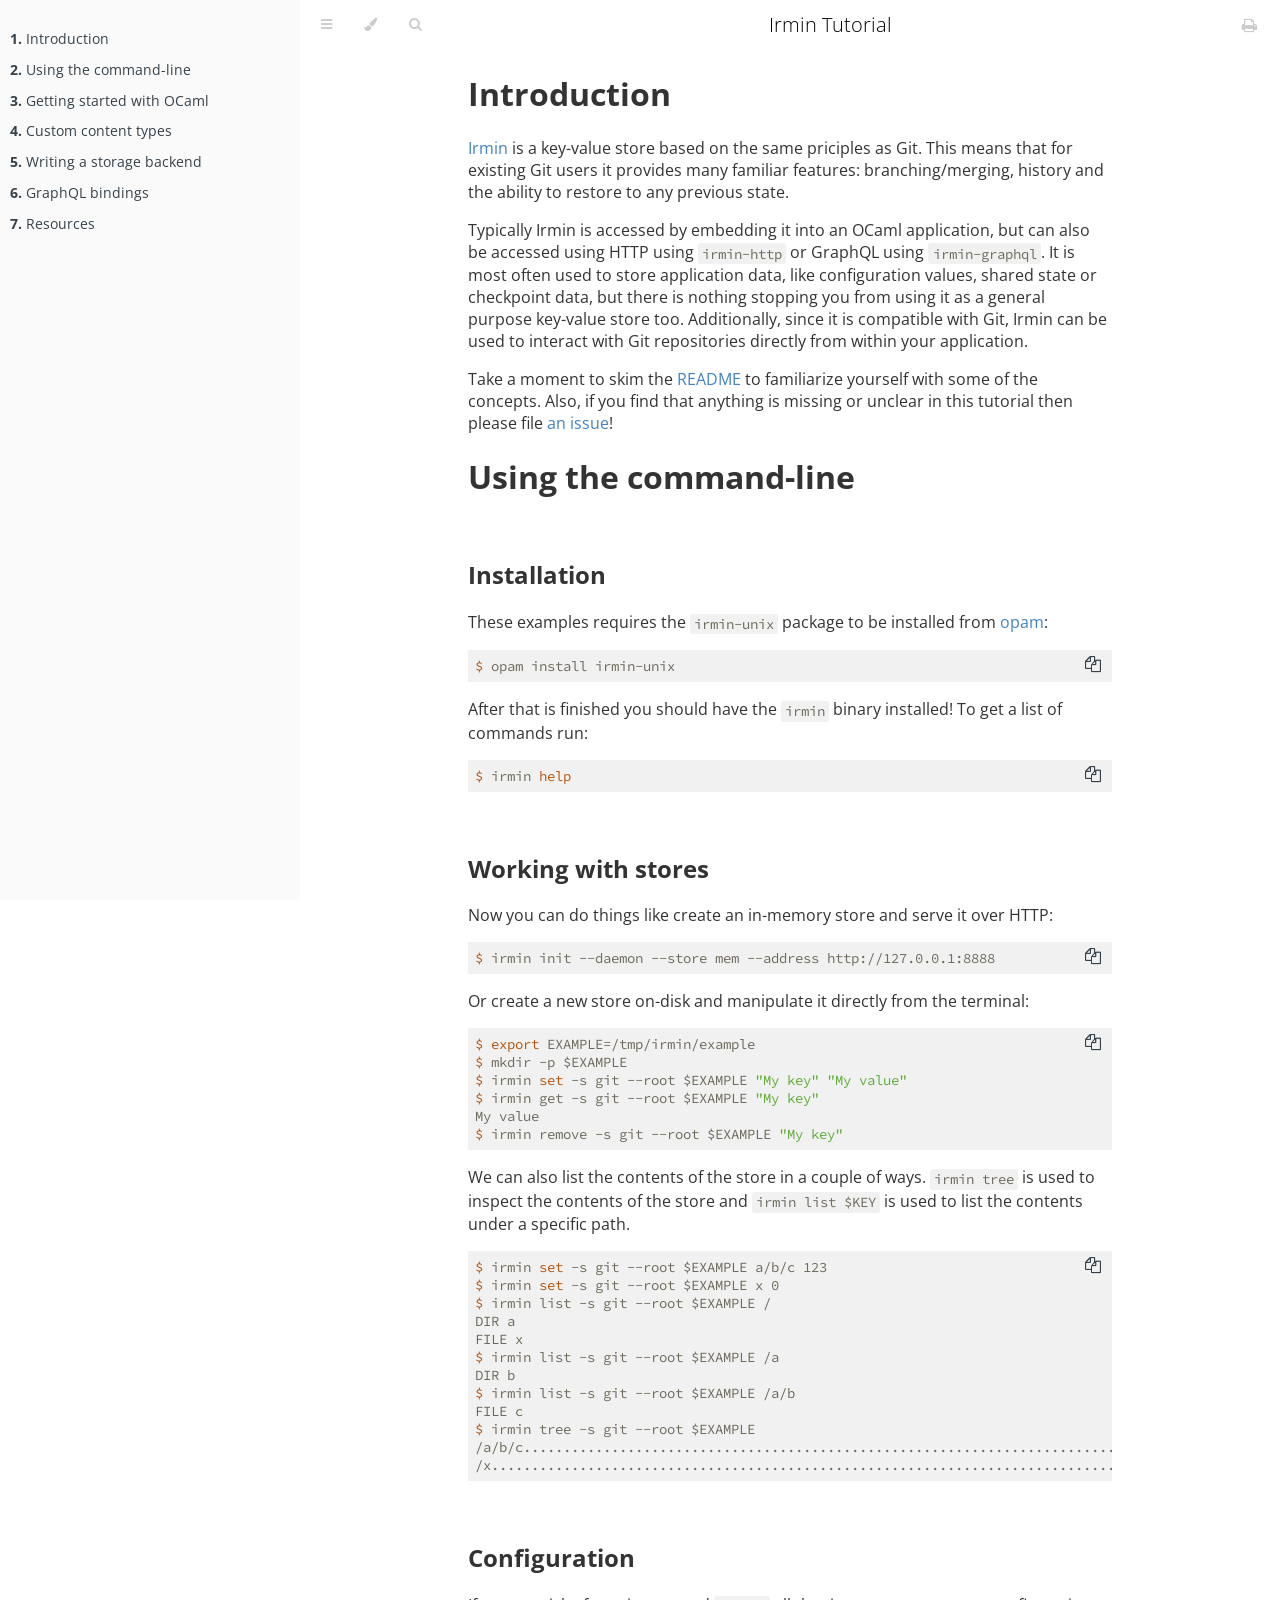
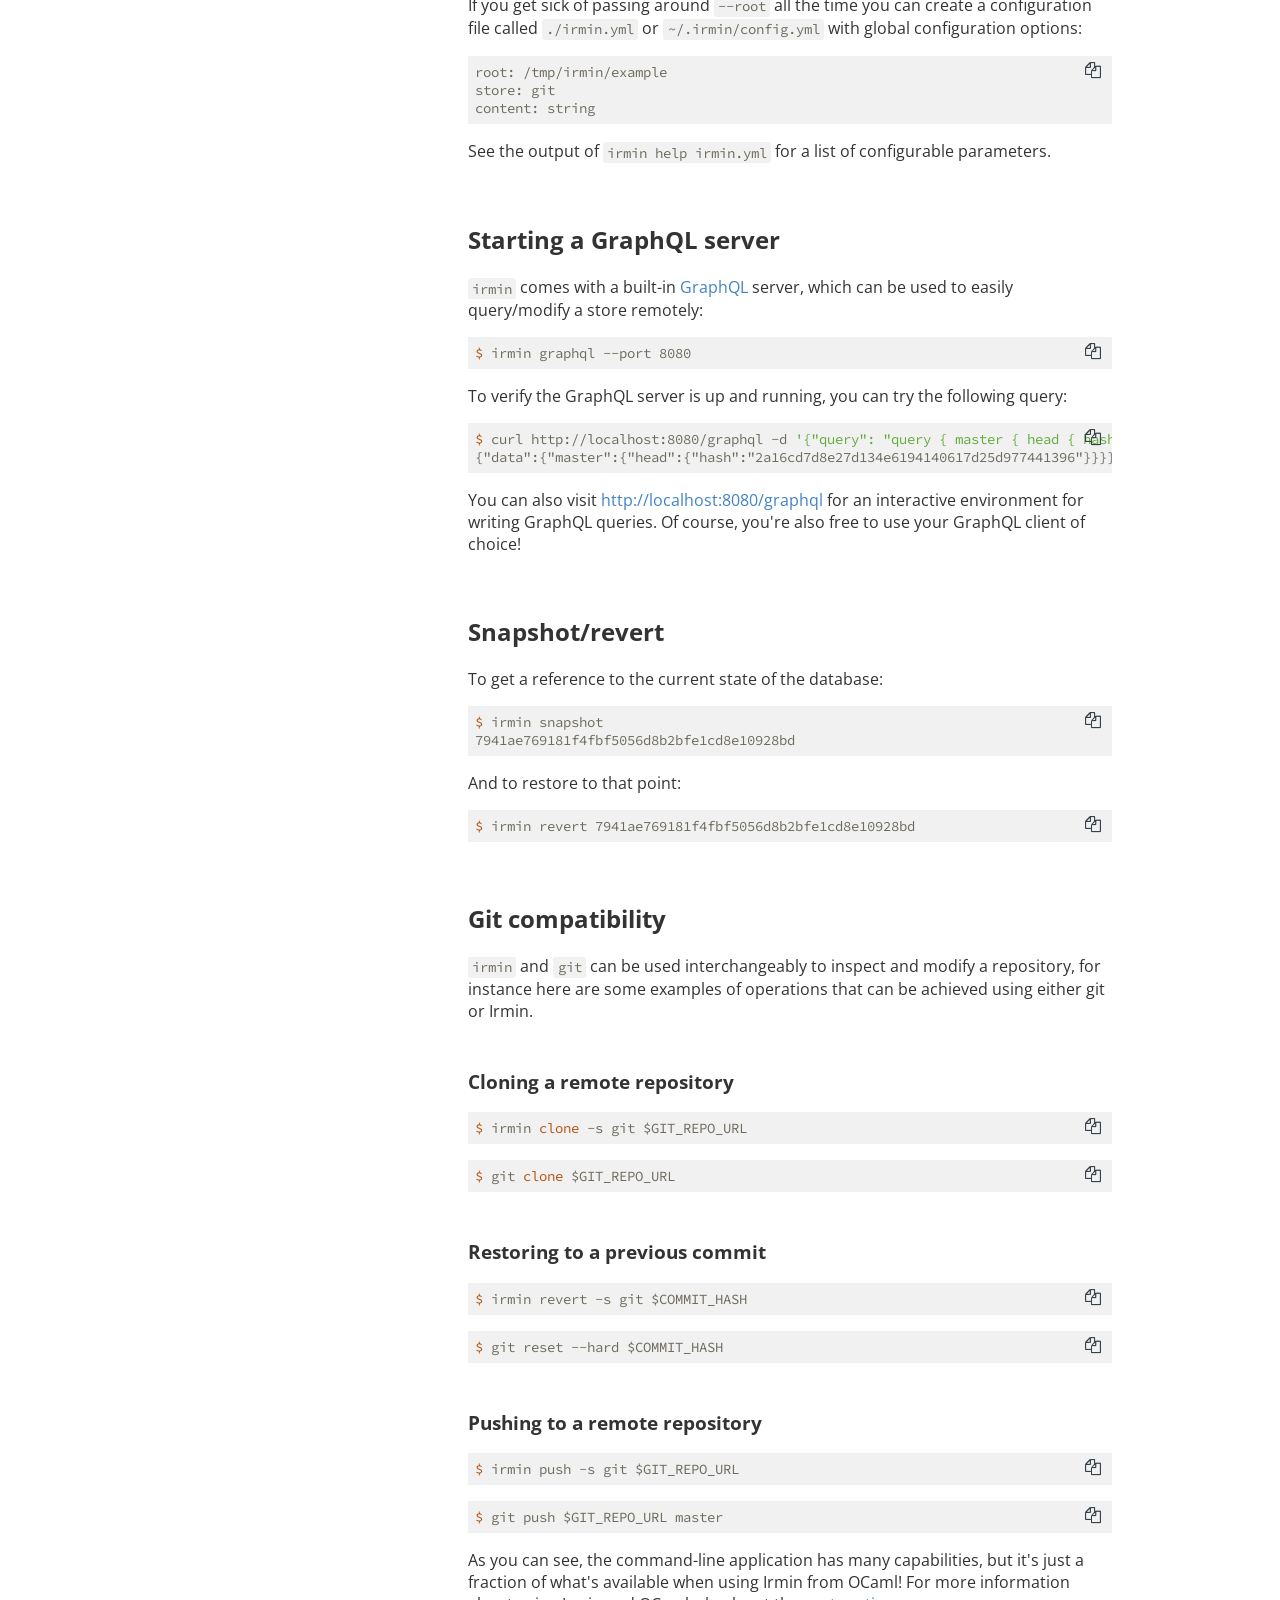
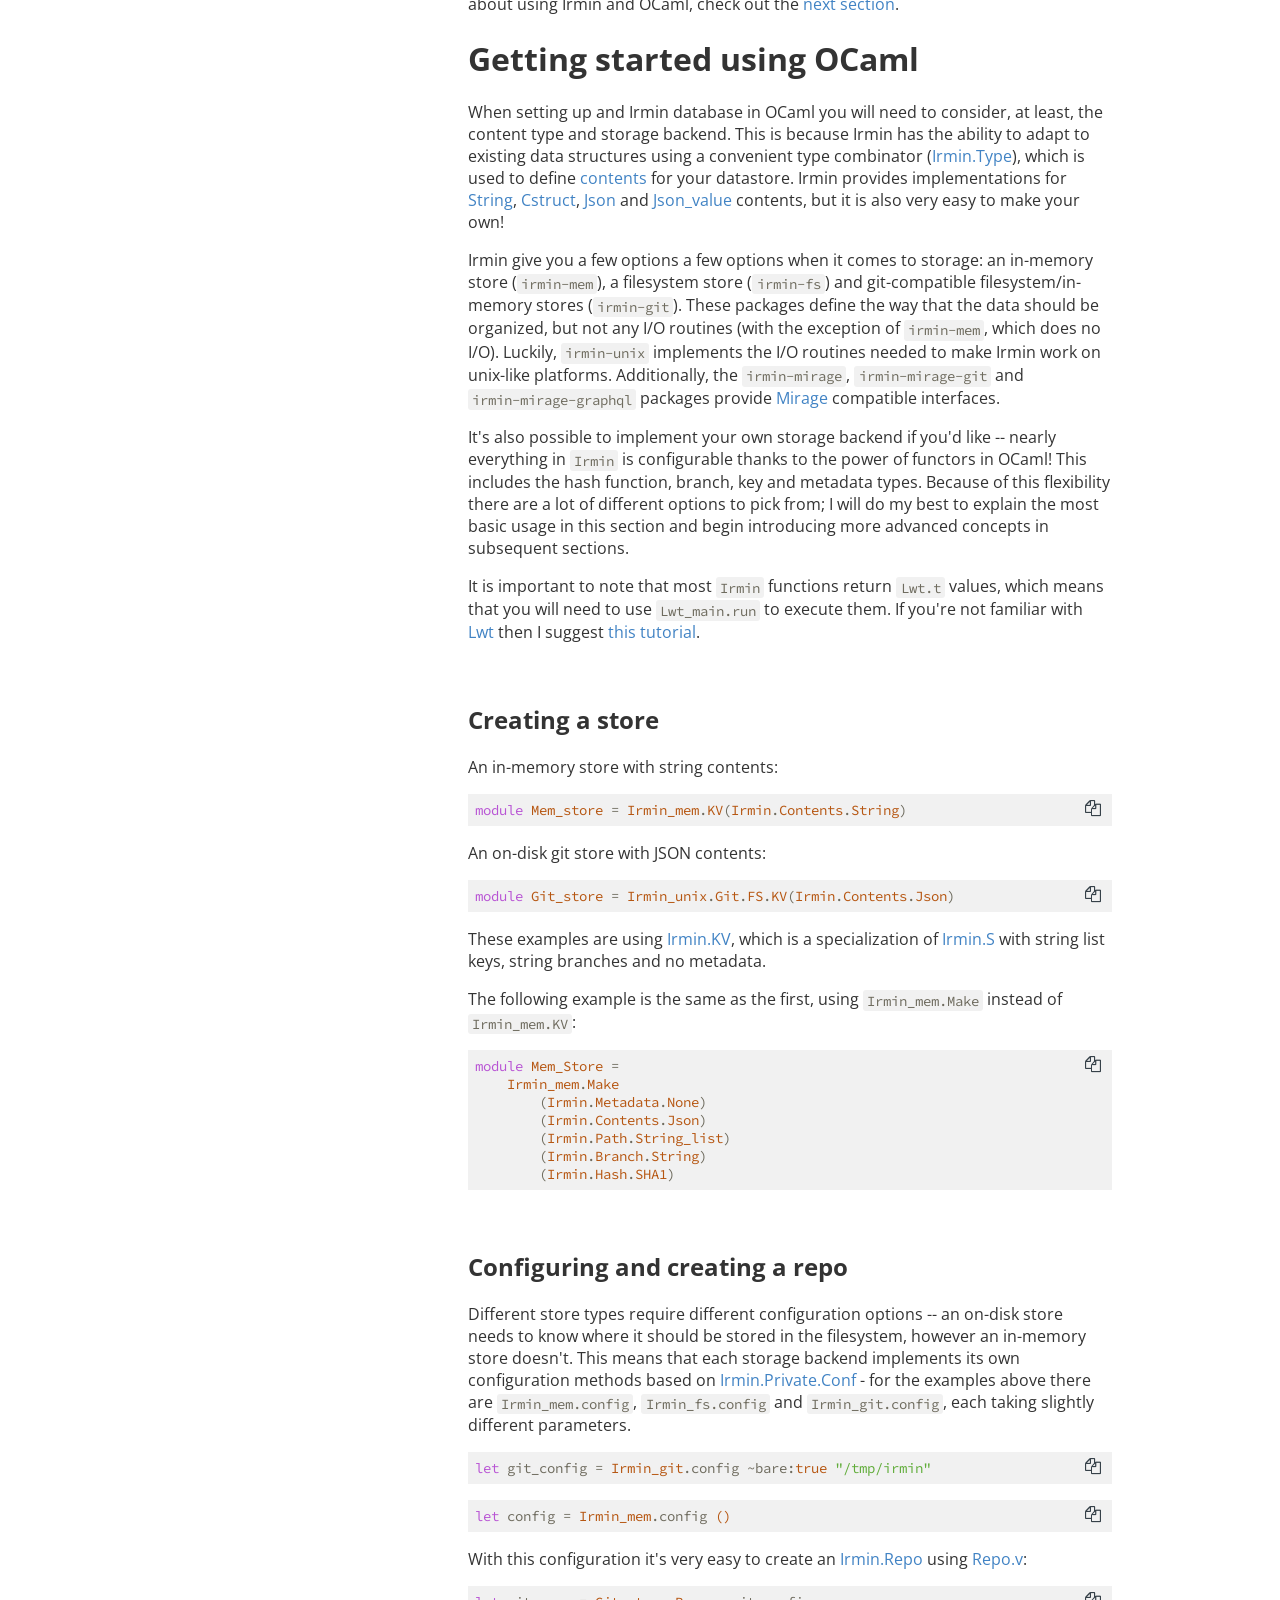
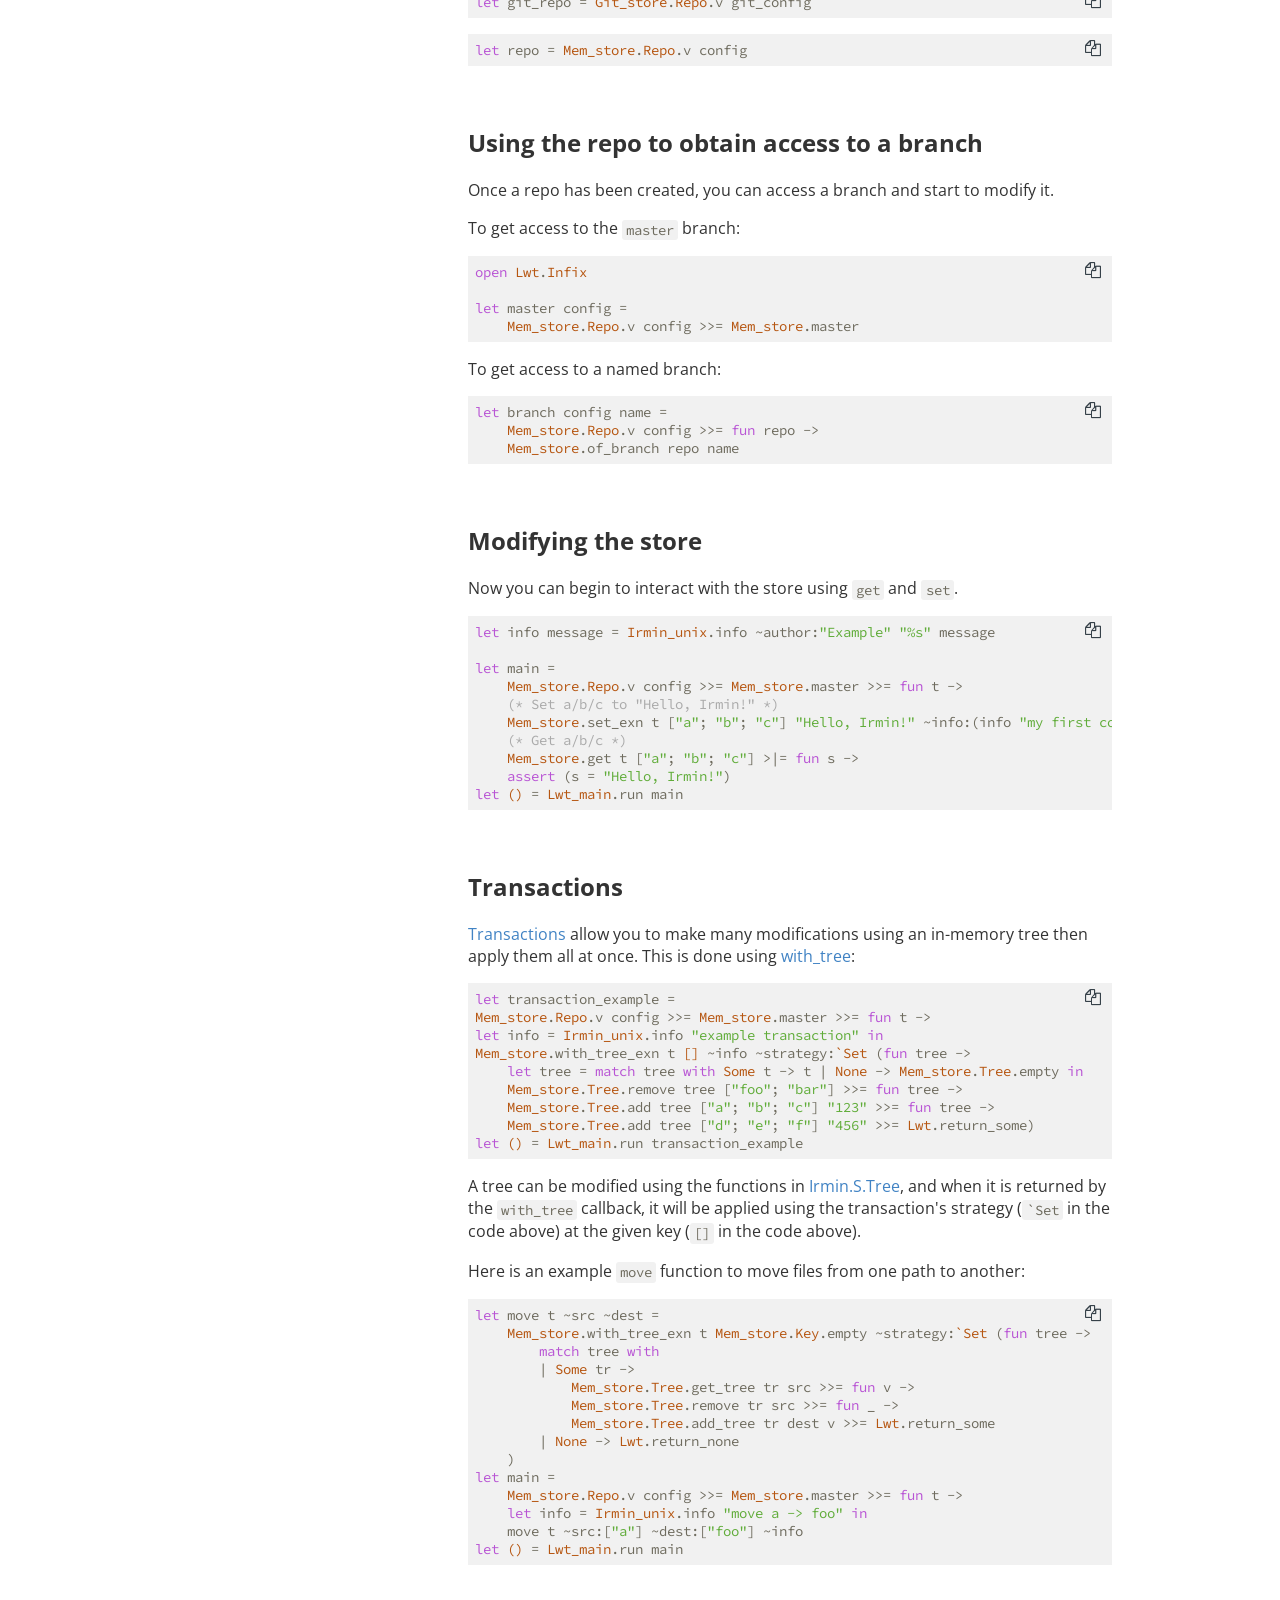
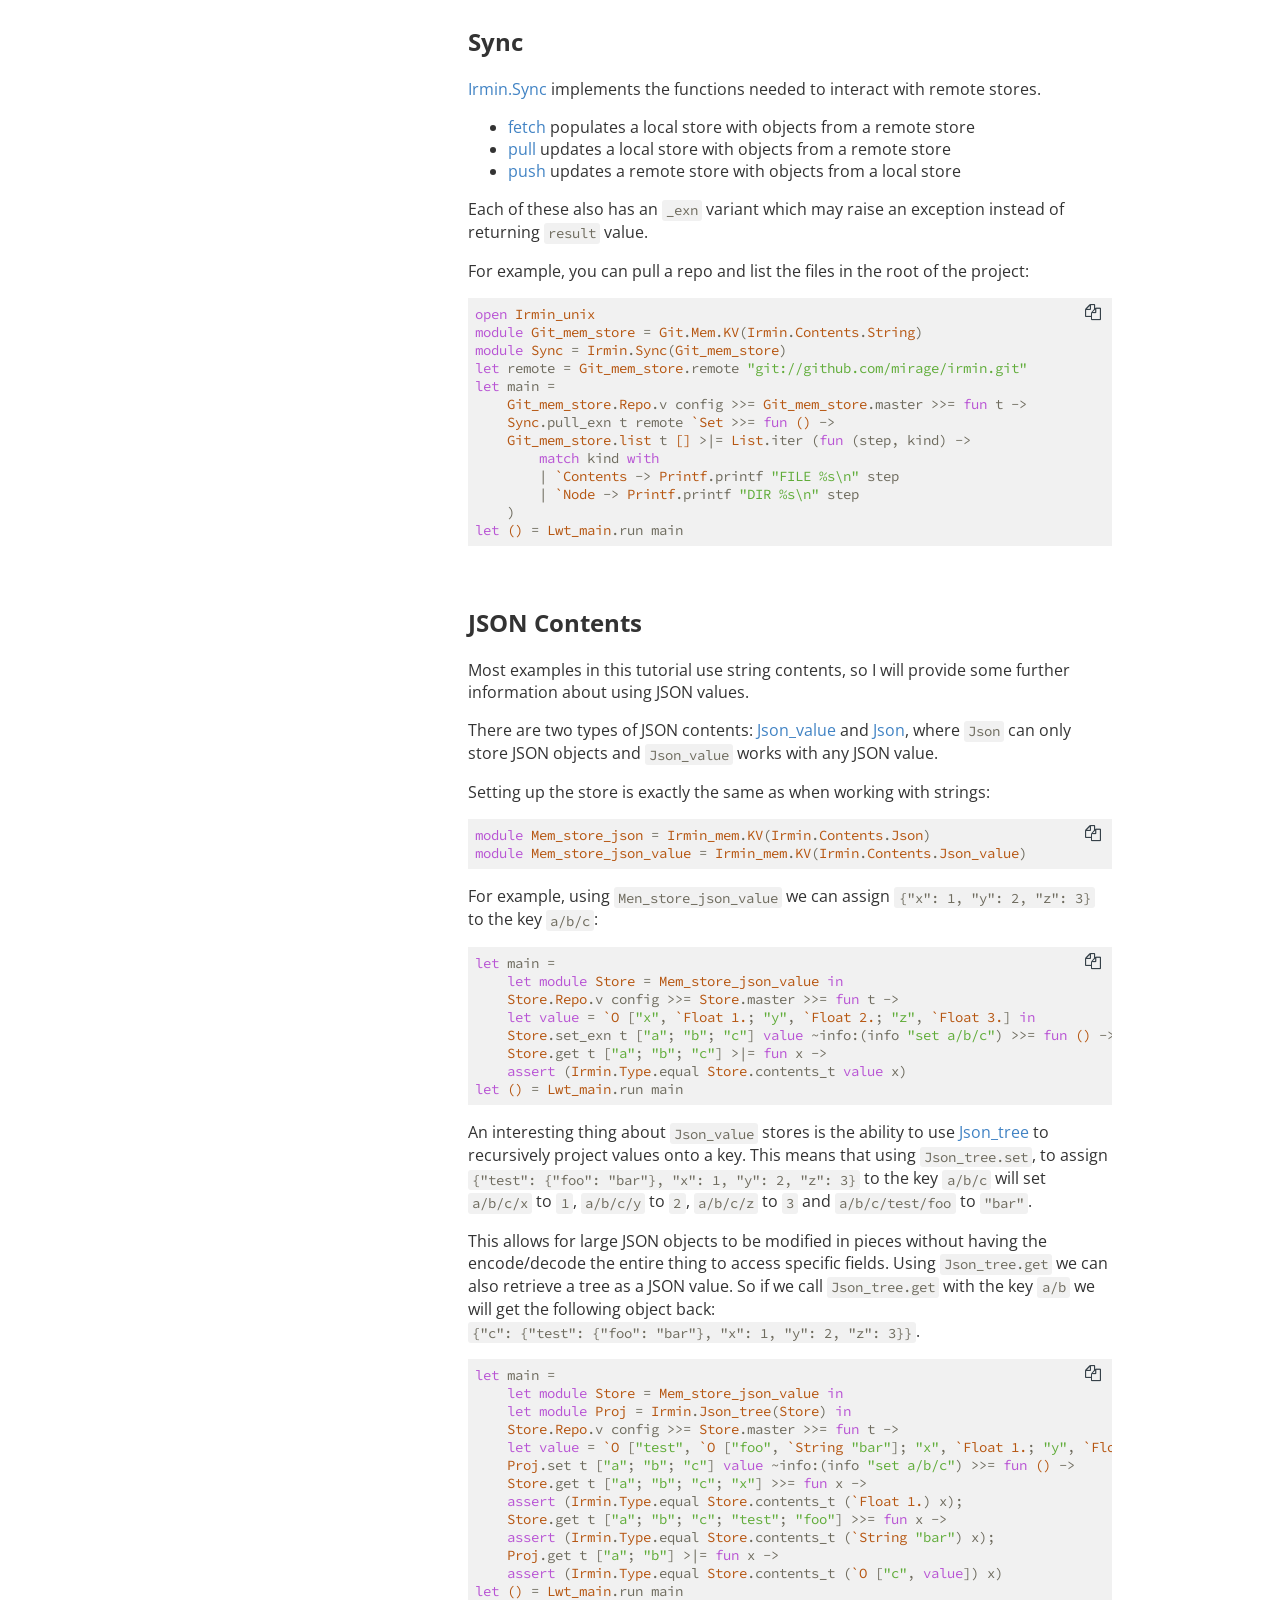
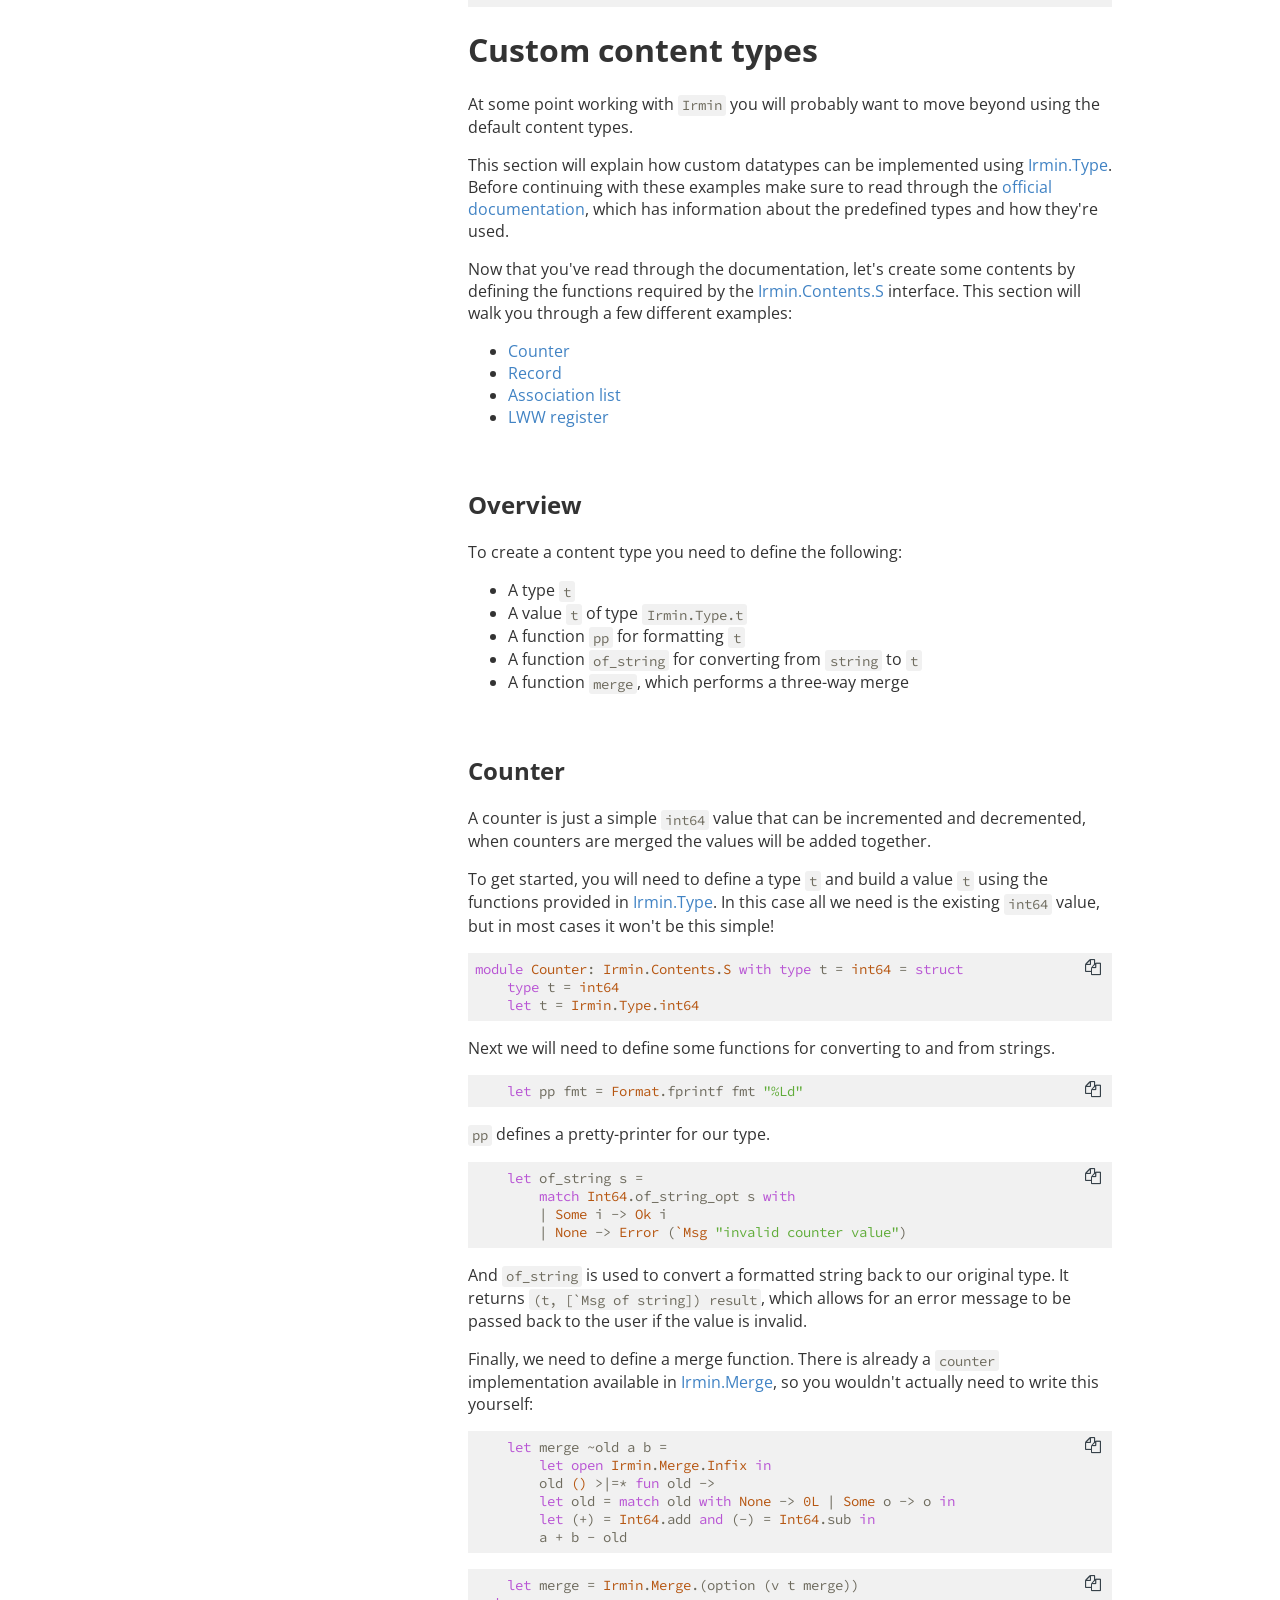
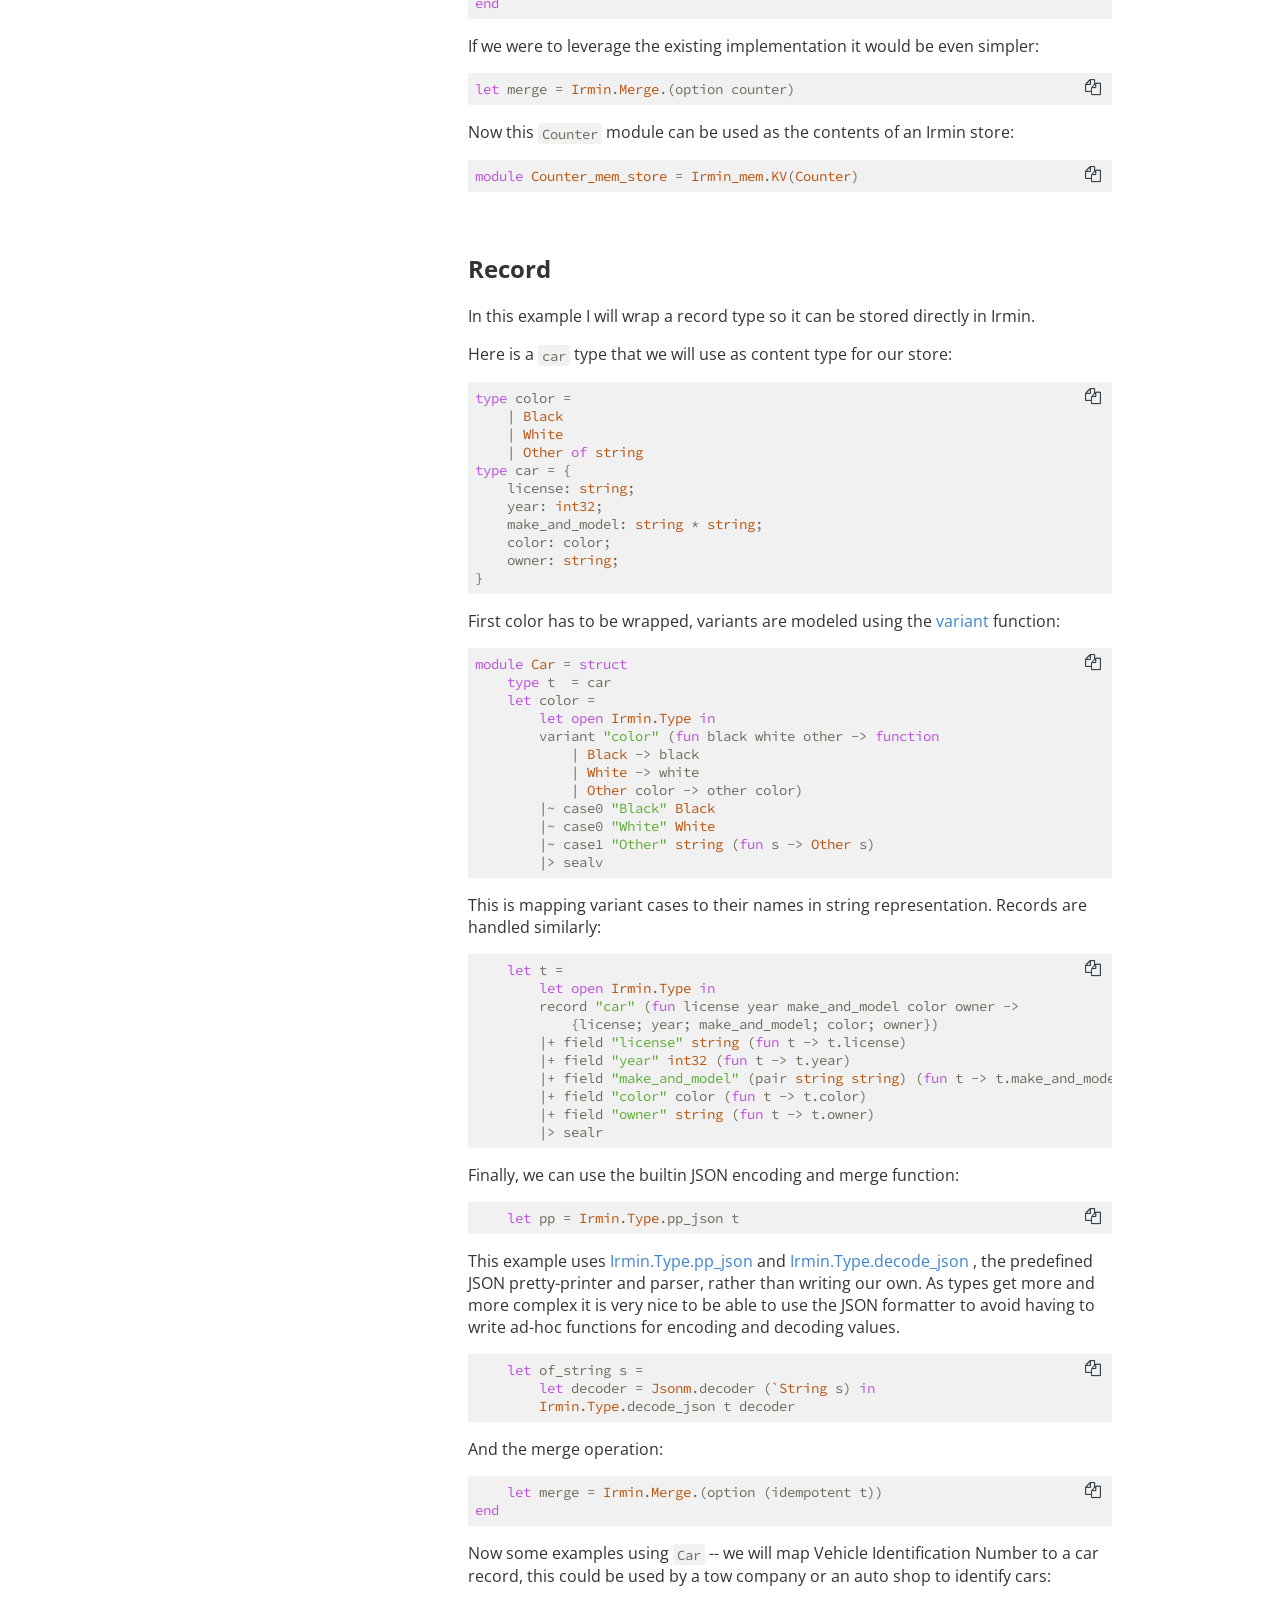
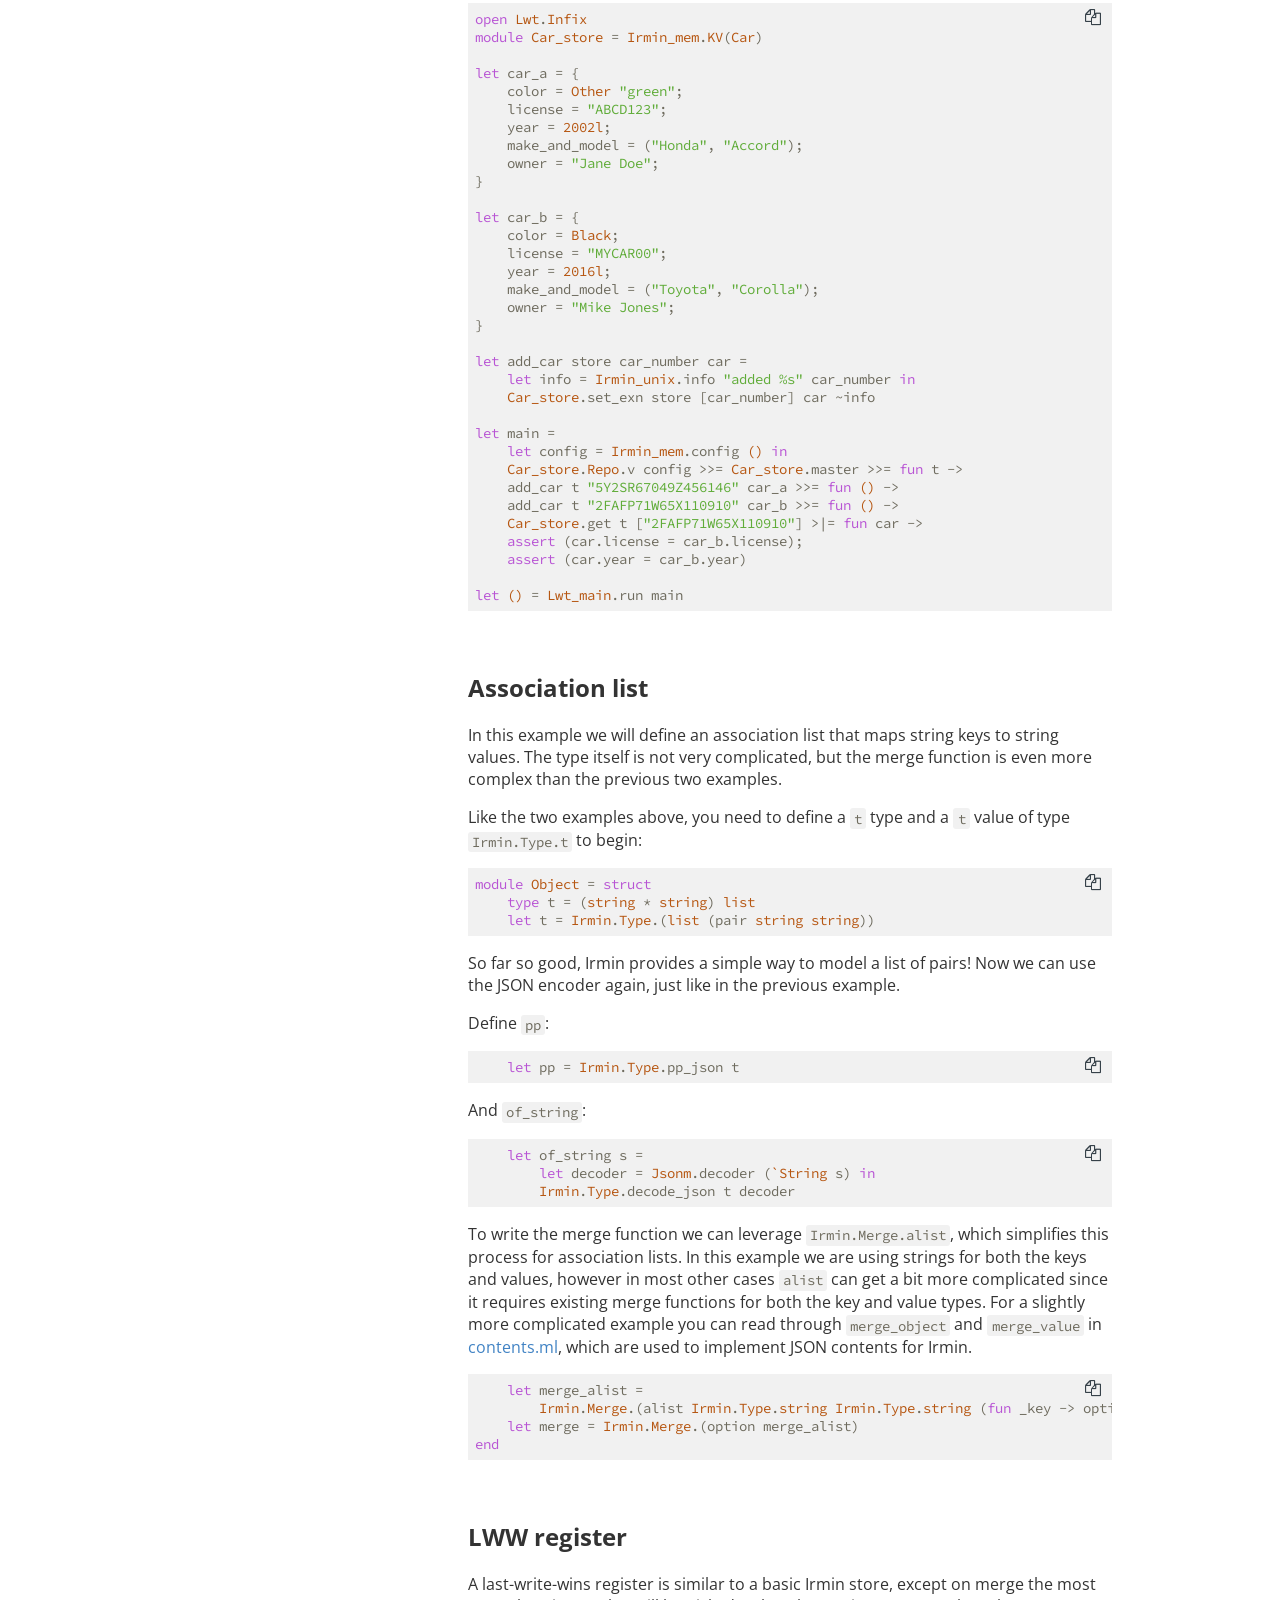
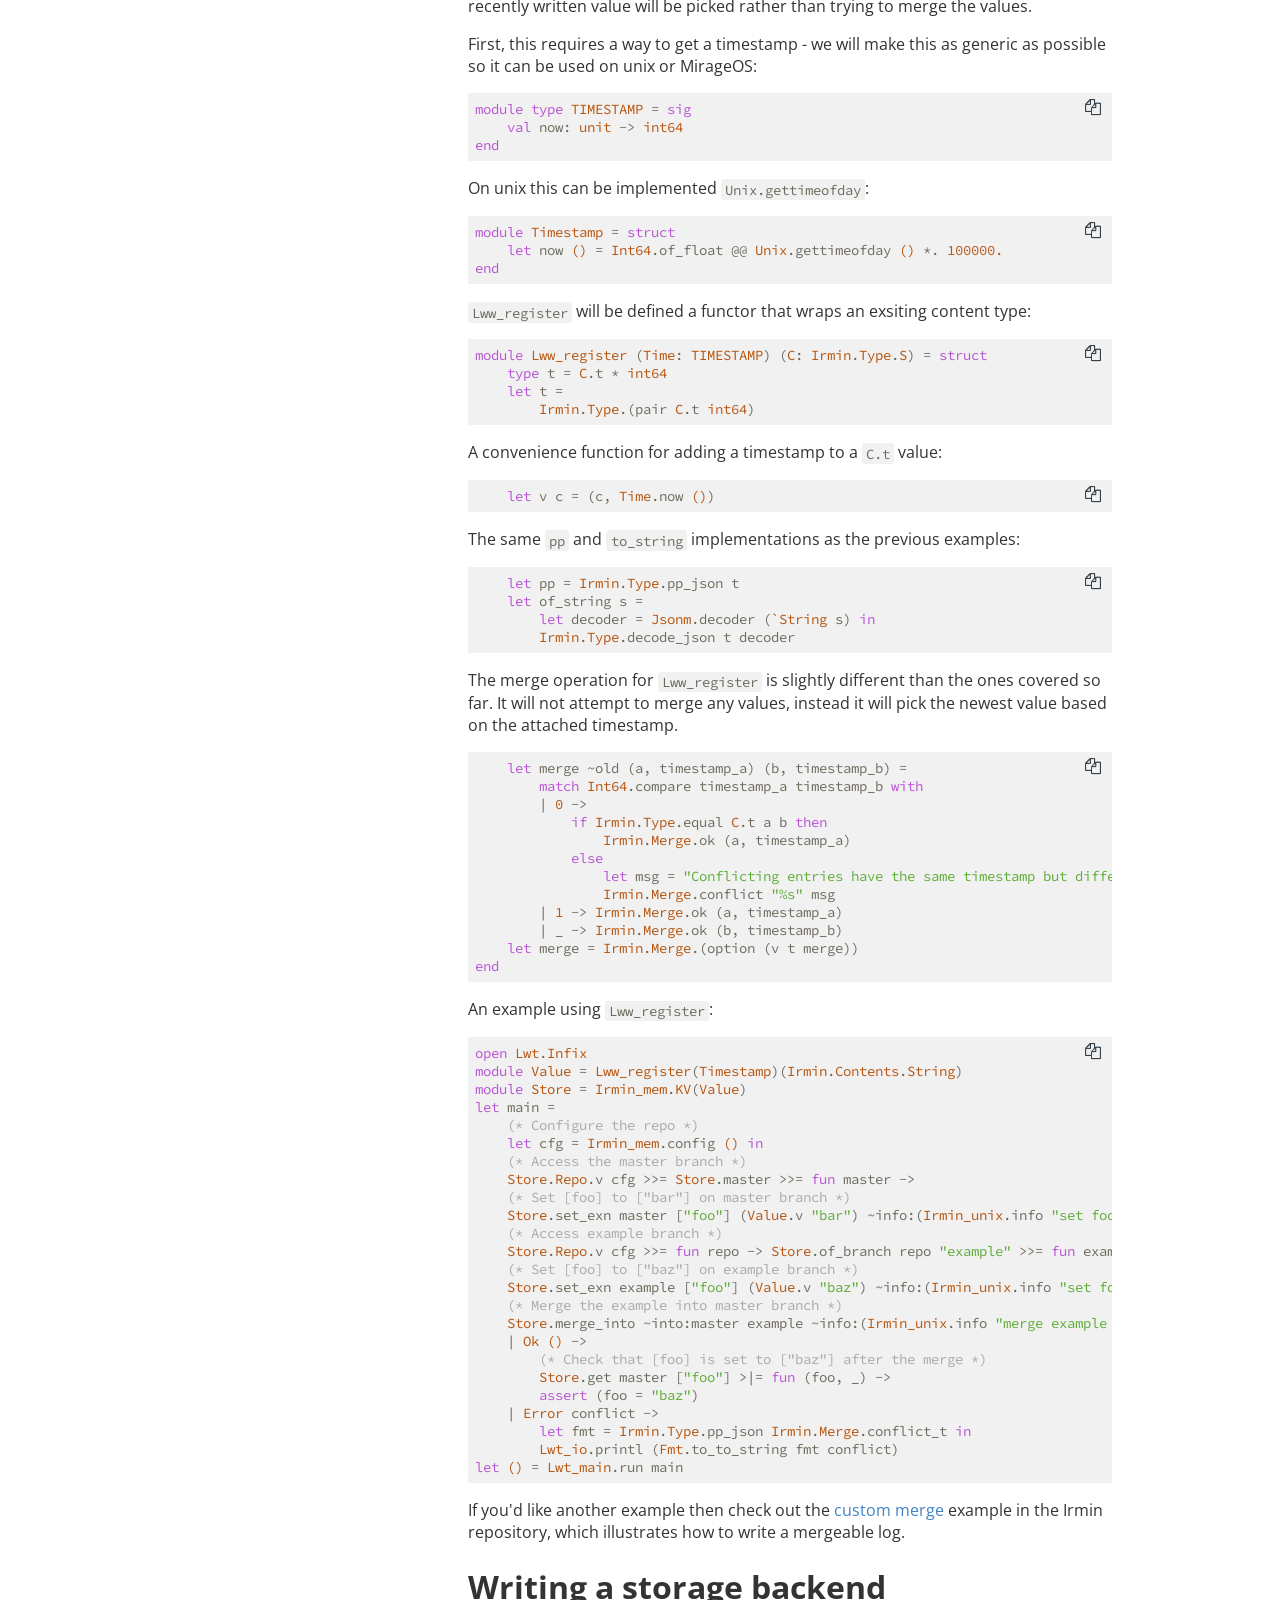
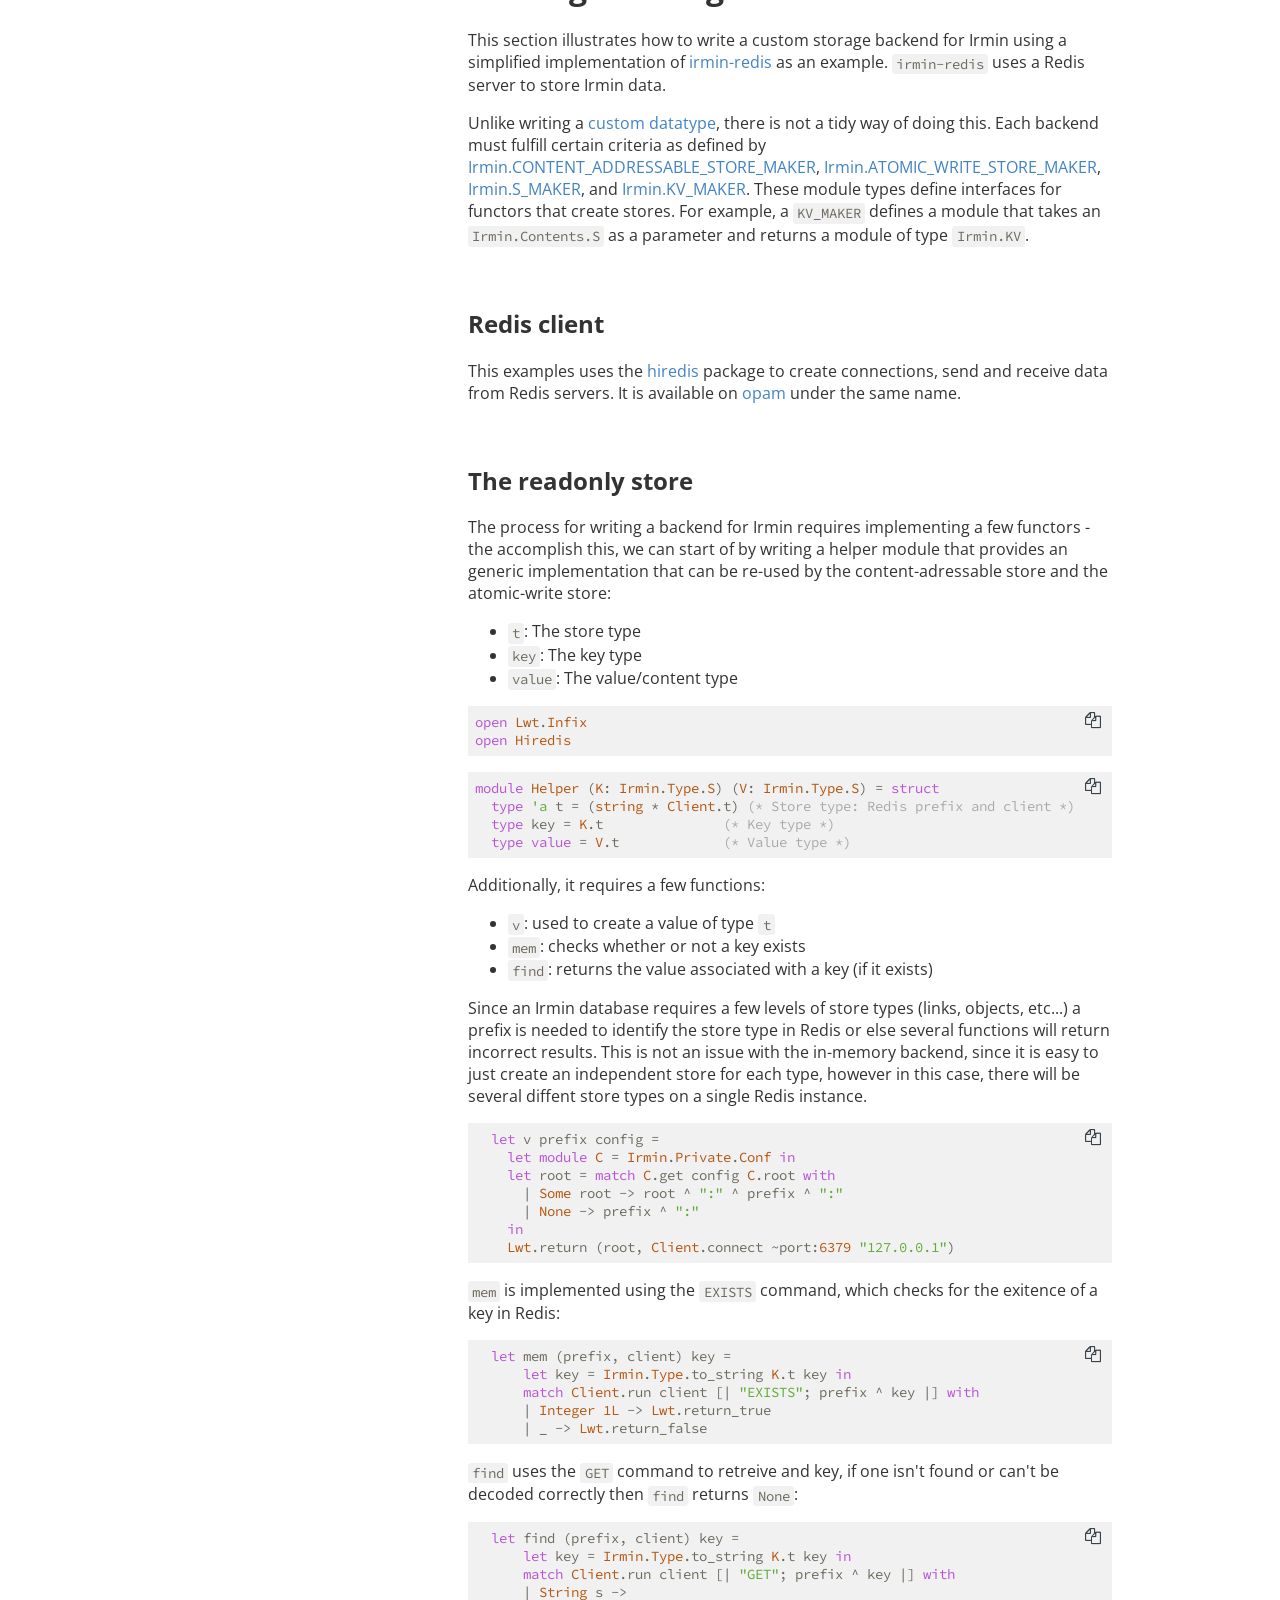
<file: print.html>
<!DOCTYPE HTML>
<html lang="en" class="sidebar-visible no-js">
    <head>
        <!-- Book generated using mdBook -->
        <meta charset="UTF-8">
        <title>Irmin Tutorial</title>
        <meta content="text/html; charset=utf-8" http-equiv="Content-Type">
        <meta name="description" content="">
        <meta name="viewport" content="width=device-width, initial-scale=1">
        <meta name="theme-color" content="#ffffff" />

        <link rel="shortcut icon" href="favicon.png">
        <link rel="stylesheet" href="css/variables.css">
        <link rel="stylesheet" href="css/general.css">
        <link rel="stylesheet" href="css/chrome.css">
        <link rel="stylesheet" href="css/print.css" media="print">

        <!-- Fonts -->
        <link rel="stylesheet" href="FontAwesome/css/font-awesome.css">
        <link href="https://fonts.googleapis.com/css?family=Open+Sans:300italic,400italic,600italic,700italic,800italic,400,300,600,700,800" rel="stylesheet" type="text/css">
        <link href="https://fonts.googleapis.com/css?family=Source+Code+Pro:500" rel="stylesheet" type="text/css">

        <!-- Highlight.js Stylesheets -->
        <link rel="stylesheet" href="highlight.css">
        <link rel="stylesheet" href="tomorrow-night.css">
        <link rel="stylesheet" href="ayu-highlight.css">

        <!-- Custom theme stylesheets -->
        

        
    </head>
    <body class="light">
        <!-- Provide site root to javascript -->
        <script type="text/javascript">var path_to_root = "";</script>

        <!-- Work around some values being stored in localStorage wrapped in quotes -->
        <script type="text/javascript">
            try {
                var theme = localStorage.getItem('mdbook-theme');
                var sidebar = localStorage.getItem('mdbook-sidebar');

                if (theme.startsWith('"') && theme.endsWith('"')) {
                    localStorage.setItem('mdbook-theme', theme.slice(1, theme.length - 1));
                }

                if (sidebar.startsWith('"') && sidebar.endsWith('"')) {
                    localStorage.setItem('mdbook-sidebar', sidebar.slice(1, sidebar.length - 1));
                }
            } catch (e) { }
        </script>

        <!-- Set the theme before any content is loaded, prevents flash -->
        <script type="text/javascript">
            var theme;
            try { theme = localStorage.getItem('mdbook-theme'); } catch(e) { } 
            if (theme === null || theme === undefined) { theme = 'light'; }
            document.body.className = theme;
            document.querySelector('html').className = theme + ' js';
        </script>

        <!-- Hide / unhide sidebar before it is displayed -->
        <script type="text/javascript">
            var html = document.querySelector('html');
            var sidebar = 'hidden';
            if (document.body.clientWidth >= 1080) {
                try { sidebar = localStorage.getItem('mdbook-sidebar'); } catch(e) { }
                sidebar = sidebar || 'visible';
            }
            html.classList.remove('sidebar-visible');
            html.classList.add("sidebar-" + sidebar);
        </script>

        <nav id="sidebar" class="sidebar" aria-label="Table of contents">
            <ol class="chapter"><li><a href="Introduction.html"><strong aria-hidden="true">1.</strong> Introduction</a></li><li><a href="UsingTheCommandLine.html"><strong aria-hidden="true">2.</strong> Using the command-line</a></li><li><a href="GettingStartedOCaml.html"><strong aria-hidden="true">3.</strong> Getting started with OCaml</a></li><li><a href="Contents.html"><strong aria-hidden="true">4.</strong> Custom content types</a></li><li><a href="Backend.html"><strong aria-hidden="true">5.</strong> Writing a storage backend</a></li><li><a href="GraphQL.html"><strong aria-hidden="true">6.</strong> GraphQL bindings</a></li><li><a href="Resources.html"><strong aria-hidden="true">7.</strong> Resources</a></li></ol>
        </nav>

        <div id="page-wrapper" class="page-wrapper">

            <div class="page">
                
                <div id="menu-bar" class="menu-bar">
                    <div id="menu-bar-sticky-container">
                        <div class="left-buttons">
                            <button id="sidebar-toggle" class="icon-button" type="button" title="Toggle Table of Contents" aria-label="Toggle Table of Contents" aria-controls="sidebar">
                                <i class="fa fa-bars"></i>
                            </button>
                            <button id="theme-toggle" class="icon-button" type="button" title="Change theme" aria-label="Change theme" aria-haspopup="true" aria-expanded="false" aria-controls="theme-list">
                                <i class="fa fa-paint-brush"></i>
                            </button>
                            <ul id="theme-list" class="theme-popup" aria-label="Themes" role="menu">
                                <li role="none"><button role="menuitem" class="theme" id="light">Light <span class="default">(default)</span></button></li>
                                <li role="none"><button role="menuitem" class="theme" id="rust">Rust</button></li>
                                <li role="none"><button role="menuitem" class="theme" id="coal">Coal</button></li>
                                <li role="none"><button role="menuitem" class="theme" id="navy">Navy</button></li>
                                <li role="none"><button role="menuitem" class="theme" id="ayu">Ayu</button></li>
                            </ul>
                            
                            <button id="search-toggle" class="icon-button" type="button" title="Search. (Shortkey: s)" aria-label="Toggle Searchbar" aria-expanded="false" aria-keyshortcuts="S" aria-controls="searchbar">
                                <i class="fa fa-search"></i>
                            </button>
                            
                        </div>

                        <h1 class="menu-title">Irmin Tutorial</h1> 

                        <div class="right-buttons">
                            <a href="print.html" title="Print this book" aria-label="Print this book">
                                <i id="print-button" class="fa fa-print"></i>
                            </a>
                        </div>
                    </div>
                </div>

                
                <div id="search-wrapper" class="hidden">
                    <form id="searchbar-outer" class="searchbar-outer">
                        <input type="search" name="search" id="searchbar" name="searchbar" placeholder="Search this book ..." aria-controls="searchresults-outer" aria-describedby="searchresults-header">
                    </form>
                    <div id="searchresults-outer" class="searchresults-outer hidden">
                        <div id="searchresults-header" class="searchresults-header"></div>
                        <ul id="searchresults">
                        </ul>
                    </div>
                </div>
                

                <!-- Apply ARIA attributes after the sidebar and the sidebar toggle button are added to the DOM -->
                <script type="text/javascript">
                    document.getElementById('sidebar-toggle').setAttribute('aria-expanded', sidebar === 'visible');
                    document.getElementById('sidebar').setAttribute('aria-hidden', sidebar !== 'visible');
                    Array.from(document.querySelectorAll('#sidebar a')).forEach(function(link) {
                        link.setAttribute('tabIndex', sidebar === 'visible' ? 0 : -1);
                    });
                </script>

                <div id="content" class="content">
                    <main>
                        <a class="header" href="#introduction" id="introduction"><h1>Introduction</h1></a>
<p><a href="https://github.com/mirage/irmin">Irmin</a> is a key-value store based on the same priciples as Git. This means that for existing Git users it provides many familiar features: branching/merging, history and the ability to restore to any previous state.</p>
<p>Typically Irmin is accessed by embedding it into an OCaml application, but can also be accessed using HTTP using <code>irmin-http</code> or GraphQL using <code>irmin-graphql</code>. It is most often used to store application data, like configuration values, shared state or checkpoint data, but there is nothing stopping you from using it as a general purpose key-value store too. Additionally, since it is compatible with Git, Irmin can be used to interact with Git repositories directly from within your application.</p>
<p>Take a moment to skim the <a href="https://github.com/mirage/irmin/blob/master/README.md">README</a> to familiarize yourself with some of the concepts. Also, if you find that anything is missing or unclear in this tutorial then please file <a href="https://github.com/zshipko/irmin-tutorial/issues">an issue</a>!</p>
<a class="header" href="#using-the-command-line" id="using-the-command-line"><h1>Using the command-line</h1></a>
<a class="header" href="#installation" id="installation"><h2>Installation</h2></a>
<p>These examples requires the <code>irmin-unix</code> package to be installed from <a href="https://github.com/ocaml/opam">opam</a>:</p>
<pre><code class="language-shell">$ opam install irmin-unix
</code></pre>
<p>After that is finished you should have the <code>irmin</code> binary installed! To get a list of commands run:</p>
<pre><code class="language-shell">$ irmin help
</code></pre>
<a class="header" href="#working-with-stores" id="working-with-stores"><h2>Working with stores</h2></a>
<p>Now you can do things like create an in-memory store and serve it over HTTP:</p>
<pre><code class="language-shell">$ irmin init --daemon --store mem --address http://127.0.0.1:8888
</code></pre>
<p>Or create a new store on-disk and manipulate it directly from the terminal:</p>
<pre><code class="language-shell">$ export EXAMPLE=/tmp/irmin/example
$ mkdir -p $EXAMPLE
$ irmin set -s git --root $EXAMPLE &quot;My key&quot; &quot;My value&quot;
$ irmin get -s git --root $EXAMPLE &quot;My key&quot;
My value
$ irmin remove -s git --root $EXAMPLE &quot;My key&quot;
</code></pre>
<p>We can also list the contents of the store in a couple of ways. <code>irmin tree</code> is used to inspect the contents of the store and <code>irmin list $KEY</code> is used to list the contents under a specific path.</p>
<pre><code class="language-shell">$ irmin set -s git --root $EXAMPLE a/b/c 123
$ irmin set -s git --root $EXAMPLE x 0
$ irmin list -s git --root $EXAMPLE /
DIR a
FILE x
$ irmin list -s git --root $EXAMPLE /a
DIR b
$ irmin list -s git --root $EXAMPLE /a/b
FILE c
$ irmin tree -s git --root $EXAMPLE
/a/b/c...............................................................................123
/x.....................................................................................0
</code></pre>
<a class="header" href="#configuration" id="configuration"><h2>Configuration</h2></a>
<p>If you get sick of passing around <code>--root</code> all the time you can create a configuration file called <code>./irmin.yml</code> or <code>~/.irmin/config.yml</code> with global configuration options:</p>
<pre><code class="language-yaml">root: /tmp/irmin/example
store: git
content: string
</code></pre>
<p>See the output of <code>irmin help irmin.yml</code> for a list of configurable parameters.</p>
<a class="header" href="#starting-a-graphql-server" id="starting-a-graphql-server"><h2>Starting a GraphQL server</h2></a>
<p><code>irmin</code> comes with a built-in <a href="https://graphql.org">GraphQL</a> server, which can be used to easily query/modify a store remotely:</p>
<pre><code class="language-shell">$ irmin graphql --port 8080
</code></pre>
<p>To verify the GraphQL server is up and running, you can try the following query:</p>
<pre><code class="language-shell">$ curl http://localhost:8080/graphql -d '{&quot;query&quot;: &quot;query { master { head { hash } } }&quot;}'
{&quot;data&quot;:{&quot;master&quot;:{&quot;head&quot;:{&quot;hash&quot;:&quot;2a16cd7d8e27d134e6194140617d25d977441396&quot;}}}}
</code></pre>
<p>You can also visit <a href="http://localhost:8080/graphql">http://localhost:8080/graphql</a> for an interactive environment for writing GraphQL queries. Of course, you're also free to use your GraphQL client of choice!</p>
<a class="header" href="#snapshotrevert" id="snapshotrevert"><h2>Snapshot/revert</h2></a>
<p>To get a reference to the current state of the database:</p>
<pre><code class="language-shell">$ irmin snapshot
7941ae769181f4fbf5056d8b2bfe1cd8e10928bd
</code></pre>
<p>And to restore to that point:</p>
<pre><code class="language-shell">$ irmin revert 7941ae769181f4fbf5056d8b2bfe1cd8e10928bd
</code></pre>
<a class="header" href="#git-compatibility" id="git-compatibility"><h2>Git compatibility</h2></a>
<p><code>irmin</code> and <code>git</code> can be used interchangeably to inspect and modify a repository, for instance here are some examples of operations that can be achieved using either git or Irmin.</p>
<a class="header" href="#cloning-a-remote-repository" id="cloning-a-remote-repository"><h3>Cloning a remote repository</h3></a>
<pre><code class="language-shell">$ irmin clone -s git $GIT_REPO_URL
</code></pre>
<pre><code class="language-shell">$ git clone $GIT_REPO_URL
</code></pre>
<a class="header" href="#restoring-to-a-previous-commit" id="restoring-to-a-previous-commit"><h3>Restoring to a previous commit</h3></a>
<pre><code class="language-shell">$ irmin revert -s git $COMMIT_HASH
</code></pre>
<pre><code class="language-shell">$ git reset --hard $COMMIT_HASH
</code></pre>
<a class="header" href="#pushing-to-a-remote-repository" id="pushing-to-a-remote-repository"><h3>Pushing to a remote repository</h3></a>
<pre><code class="language-shell">$ irmin push -s git $GIT_REPO_URL
</code></pre>
<pre><code class="language-shell">$ git push $GIT_REPO_URL master
</code></pre>
<p>As you can see, the command-line application has many capabilities, but it's just a fraction of what's available when using Irmin from OCaml! For more information about using Irmin and OCaml, check out the <a href="GettingStartedOCaml.html">next section</a>.</p>
<a class="header" href="#getting-started-using-ocaml" id="getting-started-using-ocaml"><h1>Getting started using OCaml</h1></a>
<p>When setting up and Irmin database in OCaml you will need to consider, at least, the content type and storage backend. This is because Irmin has the ability to adapt to existing data structures using a convenient type combinator (<a href="https://mirage.github.io/irmin/irmin/Irmin/Type/index.html">Irmin.Type</a>), which is used to define <a href="https://mirage.github.io/irmin/irmin/Irmin/Contents/index.html">contents</a> for your datastore. Irmin provides implementations for <a href="https://mirage.github.io/irmin/irmin/Irmin/Contents/index.html#module-String">String</a>, <a href="https://mirage.github.io/irmin/irmin/Irmin/Contents/index.html#module-Cstruct">Cstruct</a>, <a href="https://mirage.github.io/irmin/irmin/Irmin/Contents/index.html#module-Json">Json</a> and <a href="https://mirage.github.io/irmin/irmin/Irmin/Contents/index.html#module-Json_value">Json_value</a> contents, but it is also very easy to make your own!</p>
<p>Irmin give you a few options a few options when it comes to storage: an in-memory store (<code>irmin-mem</code>), a filesystem store (<code>irmin-fs</code>) and git-compatible filesystem/in-memory stores (<code>irmin-git</code>). These packages define the way that the data should be organized, but not any I/O routines (with the exception of <code>irmin-mem</code>, which does no I/O). Luckily, <code>irmin-unix</code> implements the I/O routines needed to make Irmin work on unix-like platforms. Additionally, the <code>irmin-mirage</code>, <code>irmin-mirage-git</code> and <code>irmin-mirage-graphql</code> packages provide <a href="https://mirage.io">Mirage</a> compatible interfaces.</p>
<p>It's also possible to implement your own storage backend if you'd like -- nearly everything in <code>Irmin</code> is configurable thanks to the power of functors in OCaml! This includes the hash function, branch, key and metadata types. Because of this flexibility there are a lot of different options to pick from; I will do my best to explain the most basic usage in this section and begin introducing more advanced concepts in subsequent sections.</p>
<p>It is important to note that most <code>Irmin</code> functions return <code>Lwt.t</code> values, which means that you will need to use <code>Lwt_main.run</code> to execute them. If you're not familiar with <a href="https://github.com/ocsigen/lwt">Lwt</a> then I suggest <a href="https://mirage.io/wiki/tutorial-lwt">this tutorial</a>.</p>
<a class="header" href="#creating-a-store" id="creating-a-store"><h2>Creating a store</h2></a>
<p>An in-memory store with string contents:</p>
<pre><code class="language-ocaml">module Mem_store = Irmin_mem.KV(Irmin.Contents.String)
</code></pre>
<p>An on-disk git store with JSON contents:</p>
<pre><code class="language-ocaml">module Git_store = Irmin_unix.Git.FS.KV(Irmin.Contents.Json)
</code></pre>
<p>These examples are using <a href="https://mirage.github.io/irmin/irmin/Irmin/module-type-KV/index.html">Irmin.KV</a>, which is a specialization of <a href="https://mirage.github.io/irmin/irmin/Irmin/module-type-S/index.html">Irmin.S</a> with string list keys, string branches and no metadata.</p>
<p>The following example is the same as the first, using <code>Irmin_mem.Make</code> instead of <code>Irmin_mem.KV</code>:</p>
<pre><code class="language-ocaml">module Mem_Store =
    Irmin_mem.Make
        (Irmin.Metadata.None)
        (Irmin.Contents.Json)
        (Irmin.Path.String_list)
        (Irmin.Branch.String)
        (Irmin.Hash.SHA1)
</code></pre>
<a class="header" href="#configuring-and-creating-a-repo" id="configuring-and-creating-a-repo"><h2>Configuring and creating a repo</h2></a>
<p>Different store types require different configuration options -- an on-disk store needs to know where it should be stored in the filesystem, however an in-memory store doesn't. This means that each storage backend implements its own configuration methods based on <a href="https://mirage.github.io/irmin/irmin/Irmin/Private/Conf/index.html">Irmin.Private.Conf</a> - for the examples above there are <code>Irmin_mem.config</code>, <code>Irmin_fs.config</code> and <code>Irmin_git.config</code>, each taking slightly different parameters.</p>
<pre><code class="language-ocaml">let git_config = Irmin_git.config ~bare:true &quot;/tmp/irmin&quot;
</code></pre>
<pre><code class="language-ocaml">let config = Irmin_mem.config ()
</code></pre>
<p>With this configuration it's very easy to create an <a href="https://mirage.github.io/irmin/irmin/Irmin/Repo/index.html">Irmin.Repo</a> using <a href="https://mirage.github.io/irmin/irmin/Irmin/Make/Repo/index.html#val-v">Repo.v</a>:</p>
<pre><code class="language-ocaml">let git_repo = Git_store.Repo.v git_config
</code></pre>
<pre><code class="language-ocaml">let repo = Mem_store.Repo.v config
</code></pre>
<a class="header" href="#using-the-repo-to-obtain-access-to-a-branch" id="using-the-repo-to-obtain-access-to-a-branch"><h2>Using the repo to obtain access to a branch</h2></a>
<p>Once a repo has been created, you can access a branch and start to modify it.</p>
<p>To get access to the <code>master</code> branch:</p>
<pre><code class="language-ocaml">open Lwt.Infix

let master config =
    Mem_store.Repo.v config &gt;&gt;= Mem_store.master
</code></pre>
<p>To get access to a named branch:</p>
<pre><code class="language-ocaml">let branch config name =
    Mem_store.Repo.v config &gt;&gt;= fun repo -&gt;
    Mem_store.of_branch repo name
</code></pre>
<a class="header" href="#modifying-the-store" id="modifying-the-store"><h2>Modifying the store</h2></a>
<p>Now you can begin to interact with the store using <code>get</code> and <code>set</code>.</p>
<pre><code class="language-ocaml">let info message = Irmin_unix.info ~author:&quot;Example&quot; &quot;%s&quot; message

let main =
    Mem_store.Repo.v config &gt;&gt;= Mem_store.master &gt;&gt;= fun t -&gt;
    (* Set a/b/c to &quot;Hello, Irmin!&quot; *)
    Mem_store.set_exn t [&quot;a&quot;; &quot;b&quot;; &quot;c&quot;] &quot;Hello, Irmin!&quot; ~info:(info &quot;my first commit&quot;) &gt;&gt;= fun () -&gt;
    (* Get a/b/c *)
    Mem_store.get t [&quot;a&quot;; &quot;b&quot;; &quot;c&quot;] &gt;|= fun s -&gt;
    assert (s = &quot;Hello, Irmin!&quot;)
let () = Lwt_main.run main
</code></pre>
<a class="header" href="#transactions" id="transactions"><h2>Transactions</h2></a>
<p><a href="https://mirage.github.io/irmin/irmin/Irmin/module-type-S_MAKER/index.html#type-transaction">Transactions</a> allow you to make many modifications using an in-memory tree then apply them all at once. This is done using <a href="https://mirage.github.io/irmin/irmin/Irmin/module-type-S_MAKER/index.html#val-with_tree">with_tree</a>:</p>
<pre><code class="language-ocaml">let transaction_example =
Mem_store.Repo.v config &gt;&gt;= Mem_store.master &gt;&gt;= fun t -&gt;
let info = Irmin_unix.info &quot;example transaction&quot; in
Mem_store.with_tree_exn t [] ~info ~strategy:`Set (fun tree -&gt;
    let tree = match tree with Some t -&gt; t | None -&gt; Mem_store.Tree.empty in
    Mem_store.Tree.remove tree [&quot;foo&quot;; &quot;bar&quot;] &gt;&gt;= fun tree -&gt;
    Mem_store.Tree.add tree [&quot;a&quot;; &quot;b&quot;; &quot;c&quot;] &quot;123&quot; &gt;&gt;= fun tree -&gt;
    Mem_store.Tree.add tree [&quot;d&quot;; &quot;e&quot;; &quot;f&quot;] &quot;456&quot; &gt;&gt;= Lwt.return_some)
let () = Lwt_main.run transaction_example
</code></pre>
<p>A tree can be modified using the functions in <a href="https://mirage.github.io/irmin/irmin/Irmin/module-type-S/Tree/index.html">Irmin.S.Tree</a>, and when it is returned by the <code>with_tree</code> callback, it will be applied using the transaction's strategy (<code>`Set</code> in the code above)  at the given key (<code>[]</code> in the code above).</p>
<p>Here is an example <code>move</code> function to move files from one path to another:</p>
<pre><code class="language-ocaml">let move t ~src ~dest =
    Mem_store.with_tree_exn t Mem_store.Key.empty ~strategy:`Set (fun tree -&gt;
        match tree with
        | Some tr -&gt;
            Mem_store.Tree.get_tree tr src &gt;&gt;= fun v -&gt;
            Mem_store.Tree.remove tr src &gt;&gt;= fun _ -&gt;
            Mem_store.Tree.add_tree tr dest v &gt;&gt;= Lwt.return_some
        | None -&gt; Lwt.return_none
    )
let main =
    Mem_store.Repo.v config &gt;&gt;= Mem_store.master &gt;&gt;= fun t -&gt;
    let info = Irmin_unix.info &quot;move a -&gt; foo&quot; in
    move t ~src:[&quot;a&quot;] ~dest:[&quot;foo&quot;] ~info
let () = Lwt_main.run main
</code></pre>
<a class="header" href="#sync" id="sync"><h2>Sync</h2></a>
<p><a href="https://docs.mirage.io/irmin/Irmin/Sync/index.html">Irmin.Sync</a> implements the functions needed to interact with remote stores.</p>
<ul>
<li><a href="https://docs.mirage.io/irmin/Irmin/Sync/index.html#val-fetch">fetch</a> populates a local store with objects from a remote store</li>
<li><a href="https://docs.mirage.io/irmin/Irmin/Sync/index.html#val-pull">pull</a> updates a local store with objects from a remote store</li>
<li><a href="https://docs.mirage.io/irmin/Irmin/Sync/index.html#val-fpush">push</a> updates a remote store with objects from a local store</li>
</ul>
<p>Each of these also has an <code>_exn</code> variant which may raise an exception instead of returning <code>result</code> value.</p>
<p>For example, you can pull a repo and list the files in the root of the project:</p>
<pre><code class="language-ocaml">open Irmin_unix
module Git_mem_store = Git.Mem.KV(Irmin.Contents.String)
module Sync = Irmin.Sync(Git_mem_store)
let remote = Git_mem_store.remote &quot;git://github.com/mirage/irmin.git&quot;
let main =
    Git_mem_store.Repo.v config &gt;&gt;= Git_mem_store.master &gt;&gt;= fun t -&gt;
    Sync.pull_exn t remote `Set &gt;&gt;= fun () -&gt;
    Git_mem_store.list t [] &gt;|= List.iter (fun (step, kind) -&gt;
        match kind with
        | `Contents -&gt; Printf.printf &quot;FILE %s\n&quot; step
        | `Node -&gt; Printf.printf &quot;DIR %s\n&quot; step
    )
let () = Lwt_main.run main
</code></pre>
<a class="header" href="#json-contents" id="json-contents"><h2>JSON Contents</h2></a>
<p>Most examples in this tutorial use string contents, so I will provide some further information about using JSON values.</p>
<p>There are two types of JSON contents: <a href="https://mirage.github.io/irmin/irmin/Irmin/Contents/index.html#module-Json_value">Json_value</a> and <a href="https://mirage.github.io/irmin/irmin/Irmin/Contents/index.html#module-Json">Json</a>, where <code>Json</code> can only store JSON objects and <code>Json_value</code> works with any JSON value.</p>
<p>Setting up the store is exactly the same as when working with strings:</p>
<pre><code class="language-ocaml">module Mem_store_json = Irmin_mem.KV(Irmin.Contents.Json)
module Mem_store_json_value = Irmin_mem.KV(Irmin.Contents.Json_value)
</code></pre>
<p>For example, using <code>Men_store_json_value</code> we can assign <code>{&quot;x&quot;: 1, &quot;y&quot;: 2, &quot;z&quot;: 3}</code> to the key <code>a/b/c</code>:</p>
<pre><code class="language-ocaml">let main =
    let module Store = Mem_store_json_value in
    Store.Repo.v config &gt;&gt;= Store.master &gt;&gt;= fun t -&gt;
    let value = `O [&quot;x&quot;, `Float 1.; &quot;y&quot;, `Float 2.; &quot;z&quot;, `Float 3.] in
    Store.set_exn t [&quot;a&quot;; &quot;b&quot;; &quot;c&quot;] value ~info:(info &quot;set a/b/c&quot;) &gt;&gt;= fun () -&gt;
    Store.get t [&quot;a&quot;; &quot;b&quot;; &quot;c&quot;] &gt;|= fun x -&gt;
    assert (Irmin.Type.equal Store.contents_t value x)
let () = Lwt_main.run main
</code></pre>
<p>An interesting thing about <code>Json_value</code> stores is the ability to use <a href="https://mirage.github.io/irmin/irmin/Irmin/index.html#module-Json_tree">Json_tree</a> to recursively project values onto a key. This means that using <code>Json_tree.set</code>, to assign <code>{&quot;test&quot;: {&quot;foo&quot;: &quot;bar&quot;}, &quot;x&quot;: 1, &quot;y&quot;: 2, &quot;z&quot;: 3}</code> to the key <code>a/b/c</code> will set <code>a/b/c/x</code> to <code>1</code>, <code>a/b/c/y</code> to <code>2</code>, <code>a/b/c/z</code> to <code>3</code> and <code>a/b/c/test/foo</code> to <code>&quot;bar&quot;</code>.</p>
<p>This allows for large JSON objects to be modified in pieces without having the encode/decode the entire thing to access specific fields. Using <code>Json_tree.get</code> we can also retrieve a tree as a JSON value. So if we call <code>Json_tree.get</code> with the key <code>a/b</code> we will get the following object back: <code>{&quot;c&quot;: {&quot;test&quot;: {&quot;foo&quot;: &quot;bar&quot;}, &quot;x&quot;: 1, &quot;y&quot;: 2, &quot;z&quot;: 3}}</code>.</p>
<pre><code class="language-ocaml">let main =
    let module Store = Mem_store_json_value in
    let module Proj = Irmin.Json_tree(Store) in
    Store.Repo.v config &gt;&gt;= Store.master &gt;&gt;= fun t -&gt;
    let value = `O [&quot;test&quot;, `O [&quot;foo&quot;, `String &quot;bar&quot;]; &quot;x&quot;, `Float 1.; &quot;y&quot;, `Float 2.; &quot;z&quot;, `Float 3.] in
    Proj.set t [&quot;a&quot;; &quot;b&quot;; &quot;c&quot;] value ~info:(info &quot;set a/b/c&quot;) &gt;&gt;= fun () -&gt;
    Store.get t [&quot;a&quot;; &quot;b&quot;; &quot;c&quot;; &quot;x&quot;] &gt;&gt;= fun x -&gt;
    assert (Irmin.Type.equal Store.contents_t (`Float 1.) x);
    Store.get t [&quot;a&quot;; &quot;b&quot;; &quot;c&quot;; &quot;test&quot;; &quot;foo&quot;] &gt;&gt;= fun x -&gt;
    assert (Irmin.Type.equal Store.contents_t (`String &quot;bar&quot;) x);
    Proj.get t [&quot;a&quot;; &quot;b&quot;] &gt;|= fun x -&gt;
    assert (Irmin.Type.equal Store.contents_t (`O [&quot;c&quot;, value]) x)
let () = Lwt_main.run main
</code></pre>
<a class="header" href="#custom-content-types" id="custom-content-types"><h1>Custom content types</h1></a>
<p>At some point working with <code>Irmin</code> you will probably want to move beyond using the default content types.</p>
<p>This section will explain how custom datatypes can be implemented using <a href="https://mirage.github.io/irmin/irmin/Irmin/Type/index.html">Irmin.Type</a>. Before continuing with these examples make sure to read through the <a href="https://docs.mirage.io/irmin/Irmin/Type/index.html">official documentation</a>, which has information about the predefined types and how they're used.</p>
<p>Now that you've read through the documentation, let's create some contents by defining the functions required by the <a href="https://docs.mirage.io/irmin/Irmin/Contents/module-type-S/index.html">Irmin.Contents.S</a> interface. This section will walk you through a few different examples:</p>
<ul>
<li><a href="#counter">Counter</a></li>
<li><a href="#record">Record</a></li>
<li><a href="#association-list">Association list</a></li>
<li><a href="#lww-register">LWW register</a></li>
</ul>
<a class="header" href="#overview" id="overview"><h2>Overview</h2></a>
<p>To create a content type you need to define the following:</p>
<ul>
<li>A type <code>t</code></li>
<li>A value <code>t</code> of type <code>Irmin.Type.t</code></li>
<li>A function <code>pp</code> for formatting <code>t</code></li>
<li>A function <code>of_string</code> for converting from <code>string</code> to <code>t</code></li>
<li>A function <code>merge</code>, which performs a three-way merge</li>
</ul>
<a class="header" href="#counter" id="counter"><h2>Counter</h2></a>
<p>A counter is just a simple <code>int64</code> value that can be incremented and decremented, when counters are merged the values will be added together.</p>
<p>To get started, you will need to define a type <code>t</code> and build a value <code>t</code> using the functions provided in <a href="https://docs.mirage.io/irmin/Irmin/Type/index.html">Irmin.Type</a>. In this case all we need is the existing <code>int64</code> value, but in most cases it won't be this simple!</p>
<pre><code class="language-ocaml">module Counter: Irmin.Contents.S with type t = int64 = struct
    type t = int64
    let t = Irmin.Type.int64
</code></pre>
<p>Next we will need to define some functions for converting to and from strings.</p>
<pre><code class="language-ocaml">    let pp fmt = Format.fprintf fmt &quot;%Ld&quot;
</code></pre>
<p><code>pp</code> defines a pretty-printer for our type.</p>
<pre><code class="language-ocaml">    let of_string s =
        match Int64.of_string_opt s with
        | Some i -&gt; Ok i
        | None -&gt; Error (`Msg &quot;invalid counter value&quot;)
</code></pre>
<p>And <code>of_string</code> is used to convert a formatted string back to our original type. It returns <code>(t, [`Msg of string]) result</code>, which allows for an error message to be passed back to the user if the value is invalid.</p>
<p>Finally, we need to define a merge function.  There is already a <code>counter</code> implementation available in <a href="https://docs.mirage.io/irmin/Irmin/Merge/index.html">Irmin.Merge</a>, so you wouldn't actually need to write this yourself:</p>
<pre><code class="language-ocaml">    let merge ~old a b =
        let open Irmin.Merge.Infix in
        old () &gt;|=* fun old -&gt;
        let old = match old with None -&gt; 0L | Some o -&gt; o in
        let (+) = Int64.add and (-) = Int64.sub in
        a + b - old
</code></pre>
<pre><code class="language-ocaml">    let merge = Irmin.Merge.(option (v t merge))
end
</code></pre>
<p>If we were to leverage the existing implementation it would be even simpler:</p>
<pre><code class="language-ocaml">let merge = Irmin.Merge.(option counter)
</code></pre>
<p>Now this <code>Counter</code> module can be used as the contents of an Irmin store:</p>
<pre><code class="language-ocaml">module Counter_mem_store = Irmin_mem.KV(Counter)
</code></pre>
<a class="header" href="#record" id="record"><h2>Record</h2></a>
<p>In this example I will wrap a record type so it can be stored directly in Irmin.</p>
<p>Here is a <code>car</code> type that we will use as content type for our store:</p>
<pre><code class="language-ocaml">type color =
    | Black
    | White
    | Other of string
type car = {
    license: string;
    year: int32;
    make_and_model: string * string;
    color: color;
    owner: string;
}
</code></pre>
<p>First color has to be wrapped, variants are modeled using the <a href="https://mirage.github.io/irmin/irmin/Irmin/Type/index.html#val-variant">variant</a> function:</p>
<pre><code class="language-ocaml">module Car = struct
    type t  = car
    let color =
        let open Irmin.Type in
        variant &quot;color&quot; (fun black white other -&gt; function
            | Black -&gt; black
            | White -&gt; white
            | Other color -&gt; other color)
        |~ case0 &quot;Black&quot; Black
        |~ case0 &quot;White&quot; White
        |~ case1 &quot;Other&quot; string (fun s -&gt; Other s)
        |&gt; sealv
</code></pre>
<p>This is mapping variant cases to their names in string representation. Records are handled similarly:</p>
<pre><code class="language-ocaml">    let t =
        let open Irmin.Type in
        record &quot;car&quot; (fun license year make_and_model color owner -&gt;
            {license; year; make_and_model; color; owner})
        |+ field &quot;license&quot; string (fun t -&gt; t.license)
        |+ field &quot;year&quot; int32 (fun t -&gt; t.year)
        |+ field &quot;make_and_model&quot; (pair string string) (fun t -&gt; t.make_and_model)
        |+ field &quot;color&quot; color (fun t -&gt; t.color)
        |+ field &quot;owner&quot; string (fun t -&gt; t.owner)
        |&gt; sealr
</code></pre>
<p>Finally, we can use the builtin JSON encoding and merge function:</p>
<pre><code class="language-ocaml">    let pp = Irmin.Type.pp_json t
</code></pre>
<p>This example uses <a href="https://mirage.github.io/irmin/irmin/Irmin/Type/index.html#val-pp_json">Irmin.Type.pp_json</a> and <a href="https://mirage.github.io/irmin/irmin/Irmin/Type/index.html#val-decode_json">Irmin.Type.decode_json</a> , the predefined JSON pretty-printer and parser, rather than writing our own. As types get more and more complex it is very nice to be able to use the JSON formatter to avoid having to write ad-hoc functions for encoding and decoding values.</p>
<pre><code class="language-ocaml">    let of_string s =
        let decoder = Jsonm.decoder (`String s) in
        Irmin.Type.decode_json t decoder
</code></pre>
<p>And the merge operation:</p>
<pre><code class="language-ocaml">    let merge = Irmin.Merge.(option (idempotent t))
end
</code></pre>
<p>Now some examples using <code>Car</code> -- we will map Vehicle Identification Number to a car record, this could be used by a tow company or an auto shop to identify cars:</p>
<pre><code class="language-ocaml">open Lwt.Infix
module Car_store = Irmin_mem.KV(Car)

let car_a = {
    color = Other &quot;green&quot;;
    license = &quot;ABCD123&quot;;
    year = 2002l;
    make_and_model = (&quot;Honda&quot;, &quot;Accord&quot;);
    owner = &quot;Jane Doe&quot;;
}

let car_b = {
    color = Black;
    license = &quot;MYCAR00&quot;;
    year = 2016l;
    make_and_model = (&quot;Toyota&quot;, &quot;Corolla&quot;);
    owner = &quot;Mike Jones&quot;;
}

let add_car store car_number car =
    let info = Irmin_unix.info &quot;added %s&quot; car_number in
    Car_store.set_exn store [car_number] car ~info

let main =
    let config = Irmin_mem.config () in
    Car_store.Repo.v config &gt;&gt;= Car_store.master &gt;&gt;= fun t -&gt;
    add_car t &quot;5Y2SR67049Z456146&quot; car_a &gt;&gt;= fun () -&gt;
    add_car t &quot;2FAFP71W65X110910&quot; car_b &gt;&gt;= fun () -&gt;
    Car_store.get t [&quot;2FAFP71W65X110910&quot;] &gt;|= fun car -&gt;
    assert (car.license = car_b.license);
    assert (car.year = car_b.year)

let () = Lwt_main.run main
</code></pre>
<a class="header" href="#association-list" id="association-list"><h2>Association list</h2></a>
<p>In this example we will define an association list that maps string keys to string values. The type itself is not very complicated, but the merge function is even more complex than the previous two examples.</p>
<p>Like the two examples above, you need to define a <code>t</code> type and a <code>t</code> value of type <code>Irmin.Type.t</code> to begin:</p>
<pre><code class="language-ocaml">module Object = struct
    type t = (string * string) list
    let t = Irmin.Type.(list (pair string string))
</code></pre>
<p>So far so good, Irmin provides a simple way to model a list of pairs! Now we can use the JSON encoder again, just like in the previous example.</p>
<p>Define <code>pp</code>:</p>
<pre><code class="language-ocaml">    let pp = Irmin.Type.pp_json t
</code></pre>
<p>And <code>of_string</code>:</p>
<pre><code class="language-ocaml">    let of_string s =
        let decoder = Jsonm.decoder (`String s) in
        Irmin.Type.decode_json t decoder
</code></pre>
<p>To write the merge function we can leverage <code>Irmin.Merge.alist</code>, which simplifies this process for association lists. In this example we are using strings for both the keys and values, however in most other cases <code>alist</code> can get a bit more complicated since it requires existing merge functions for both the key and value types. For a slightly more complicated example you can read through <code>merge_object</code> and <code>merge_value</code> in <a href="https://github.com/mirage/irmin/blob/master/src/irmin/contents.ml">contents.ml</a>, which are used to implement JSON contents for Irmin.</p>
<pre><code class="language-ocaml">    let merge_alist =
        Irmin.Merge.(alist Irmin.Type.string Irmin.Type.string (fun _key -&gt; option string))
    let merge = Irmin.Merge.(option merge_alist)
end
</code></pre>
<a class="header" href="#lww-register" id="lww-register"><h2>LWW register</h2></a>
<p>A last-write-wins register is similar to a basic Irmin store, except on merge the most recently written value will be picked rather than trying to merge the values.</p>
<p>First, this requires a way to get a timestamp - we will make this as generic as possible so it can be used on unix or MirageOS:</p>
<pre><code class="language-ocaml">module type TIMESTAMP = sig
    val now: unit -&gt; int64
end
</code></pre>
<p>On unix this can be implemented <code>Unix.gettimeofday</code>:</p>
<pre><code class="language-ocaml">module Timestamp = struct
    let now () = Int64.of_float @@ Unix.gettimeofday () *. 100000.
end
</code></pre>
<p><code>Lww_register</code> will be defined a functor that wraps an exsiting content type:</p>
<pre><code class="language-ocaml">module Lww_register (Time: TIMESTAMP) (C: Irmin.Type.S) = struct
    type t = C.t * int64
    let t =
        Irmin.Type.(pair C.t int64)
</code></pre>
<p>A convenience function for adding a timestamp to a <code>C.t</code> value:</p>
<pre><code class="language-ocaml">    let v c = (c, Time.now ())
</code></pre>
<p>The same <code>pp</code> and <code>to_string</code> implementations as the previous examples:</p>
<pre><code class="language-ocaml">    let pp = Irmin.Type.pp_json t
    let of_string s =
        let decoder = Jsonm.decoder (`String s) in
        Irmin.Type.decode_json t decoder
</code></pre>
<p>The merge operation for <code>Lww_register</code> is slightly different than the ones covered so far. It will not attempt to merge any values, instead it will pick the newest value based on the attached timestamp.</p>
<pre><code class="language-ocaml">    let merge ~old (a, timestamp_a) (b, timestamp_b) =
        match Int64.compare timestamp_a timestamp_b with
        | 0 -&gt;
            if Irmin.Type.equal C.t a b then
                Irmin.Merge.ok (a, timestamp_a)
            else
                let msg = &quot;Conflicting entries have the same timestamp but different values&quot; in
                Irmin.Merge.conflict &quot;%s&quot; msg
        | 1 -&gt; Irmin.Merge.ok (a, timestamp_a)
        | _ -&gt; Irmin.Merge.ok (b, timestamp_b)
    let merge = Irmin.Merge.(option (v t merge))
end
</code></pre>
<p>An example using <code>Lww_register</code>:</p>
<pre><code class="language-ocaml">open Lwt.Infix
module Value = Lww_register(Timestamp)(Irmin.Contents.String)
module Store = Irmin_mem.KV(Value)
let main =
    (* Configure the repo *)
    let cfg = Irmin_mem.config () in
    (* Access the master branch *)
    Store.Repo.v cfg &gt;&gt;= Store.master &gt;&gt;= fun master -&gt;
    (* Set [foo] to [&quot;bar&quot;] on master branch *)
    Store.set_exn master [&quot;foo&quot;] (Value.v &quot;bar&quot;) ~info:(Irmin_unix.info &quot;set foo on master branch&quot;) &gt;&gt;= fun () -&gt;
    (* Access example branch *)
    Store.Repo.v cfg &gt;&gt;= fun repo -&gt; Store.of_branch repo &quot;example&quot; &gt;&gt;= fun example -&gt;
    (* Set [foo] to [&quot;baz&quot;] on example branch *)
    Store.set_exn example [&quot;foo&quot;] (Value.v &quot;baz&quot;) ~info:(Irmin_unix.info &quot;set foo on example branch&quot;) &gt;&gt;= fun () -&gt;
    (* Merge the example into master branch *)
    Store.merge_into ~into:master example ~info:(Irmin_unix.info &quot;merge example into master&quot;) &gt;&gt;= function
    | Ok () -&gt;
        (* Check that [foo] is set to [&quot;baz&quot;] after the merge *)
        Store.get master [&quot;foo&quot;] &gt;|= fun (foo, _) -&gt;
        assert (foo = &quot;baz&quot;)
    | Error conflict -&gt;
        let fmt = Irmin.Type.pp_json Irmin.Merge.conflict_t in
        Lwt_io.printl (Fmt.to_to_string fmt conflict)
let () = Lwt_main.run main
</code></pre>
<p>If you'd like another example then check out the <a href="https://github.com/mirage/irmin/blob/master/examples/custom_merge.ml">custom merge</a> example in the Irmin repository, which illustrates how to write a mergeable log.</p>
<a class="header" href="#writing-a-storage-backend" id="writing-a-storage-backend"><h1>Writing a storage backend</h1></a>
<p>This section illustrates how to write a custom storage backend for Irmin using a simplified implementation of <a href="https://github.com/zshipko/irmin-redis">irmin-redis</a> as an example. <code>irmin-redis</code> uses a Redis server to store Irmin data.</p>
<p>Unlike writing a <a href="Contents.html">custom datatype</a>, there is not a tidy way of doing this. Each backend must fulfill certain criteria as defined by <a href="https://mirage.github.io/irmin/irmin/Irmin/module-type-CONTENT_ADDRESSABLE_STORE_MAKER/index.html">Irmin.CONTENT_ADDRESSABLE_STORE_MAKER</a>, <a href="https://mirage.github.io/irmin/irmin/Irmin/module-type-ATOMIC_WRITE_STORE_MAKER/index.html">Irmin.ATOMIC_WRITE_STORE_MAKER</a>, <a href="https://mirage.github.io/irmin/irmin/Irmin/module-type-S_MAKER/index.html">Irmin.S_MAKER</a>, and <a href="https://mirage.github.io/irmin/irmin/Irmin/module-type-KV_MAKER/index.html">Irmin.KV_MAKER</a>. These module types define interfaces for functors that create stores. For example, a <code>KV_MAKER</code> defines a module that takes an <code>Irmin.Contents.S</code> as a parameter and returns a module of type <code>Irmin.KV</code>.</p>
<a class="header" href="#redis-client" id="redis-client"><h2>Redis client</h2></a>
<p>This examples uses the <a href="https://github.com/zshipko/ocaml-hiredis">hiredis</a> package to create connections, send and receive data from Redis servers. It is available on <a href="https://github.com/ocaml/opam">opam</a> under the same name.</p>
<a class="header" href="#the-readonly-store" id="the-readonly-store"><h2>The readonly store</h2></a>
<p>The process for writing a backend for Irmin requires implementing a few functors - the accomplish this, we can start of by writing a helper module that provides an generic implementation that can be re-used by the content-adressable store and the atomic-write store:</p>
<ul>
<li><code>t</code>: The store type</li>
<li><code>key</code>: The key type</li>
<li><code>value</code>: The value/content type</li>
</ul>
<pre><code class="language-ocaml">open Lwt.Infix
open Hiredis
</code></pre>
<pre><code class="language-ocaml">module Helper (K: Irmin.Type.S) (V: Irmin.Type.S) = struct
  type 'a t = (string * Client.t) (* Store type: Redis prefix and client *)
  type key = K.t               (* Key type *)
  type value = V.t             (* Value type *)
</code></pre>
<p>Additionally, it requires a few functions:</p>
<ul>
<li><code>v</code>: used to create a value of type <code>t</code></li>
<li><code>mem</code>: checks whether or not a key exists</li>
<li><code>find</code>: returns the value associated with a key (if it exists)</li>
</ul>
<p>Since an Irmin database requires a few levels of store types (links, objects, etc...) a prefix is needed to identify the store type in Redis or else several functions will return incorrect results. This is not an issue with the in-memory backend, since it is easy to just create an independent store for each type, however in this case, there will be several diffent store types on a single Redis instance.</p>
<pre><code class="language-ocaml">  let v prefix config =
    let module C = Irmin.Private.Conf in
    let root = match C.get config C.root with
      | Some root -&gt; root ^ &quot;:&quot; ^ prefix ^ &quot;:&quot;
      | None -&gt; prefix ^ &quot;:&quot;
    in
    Lwt.return (root, Client.connect ~port:6379 &quot;127.0.0.1&quot;)
</code></pre>
<p><code>mem</code> is implemented using the <code>EXISTS</code> command, which checks for the exitence of a key in Redis:</p>
<pre><code class="language-ocaml">  let mem (prefix, client) key =
      let key = Irmin.Type.to_string K.t key in
      match Client.run client [| &quot;EXISTS&quot;; prefix ^ key |] with
      | Integer 1L -&gt; Lwt.return_true
      | _ -&gt; Lwt.return_false
</code></pre>
<p><code>find</code> uses the <code>GET</code> command to retreive and key, if one isn't found or can't be decoded correctly then <code>find</code> returns <code>None</code>:</p>
<pre><code class="language-ocaml">  let find (prefix, client) key =
      let key = Irmin.Type.to_string K.t key in
      match Client.run client [| &quot;GET&quot;; prefix ^ key |] with
      | String s -&gt;
          (match Irmin.Type.of_string V.t s with
          | Ok s -&gt; Lwt.return_some s
          | _ -&gt; Lwt.return_none)
      | _ -&gt; Lwt.return_none
end
</code></pre>
<a class="header" href="#the-content-adressable-store" id="the-content-adressable-store"><h3>The content-adressable store</h3></a>
<p>Next is the content-adressable (<a href="https://mirage.github.io/irmin/irmin/Irmin/module-type-CONTENT_ADDRESSABLE_STORE/index.html">CONTENT_ADDRESSABLE_STORE</a>) interface - the majority of the required methods can be inherited from <code>Helper</code>!</p>
<pre><code class="language-ocaml">module Content_adressable (K: Irmin.Hash.S) (V: Irmin.Type.S) = struct
  include Helper(K)(V)
  let v = v &quot;obj&quot;
</code></pre>
<p>This module needs an <code>add</code> function, which takes a value, hashes it, stores the association and returns the hash:</p>
<pre><code class="language-ocaml">  let add (prefix, client) value =
      let hash = K.digest (Irmin.Type.to_string V.t value) in
      let key = Irmin.Type.to_string K.t hash in
      let value = Irmin.Type.to_string V.t value in
      ignore (Client.run client [| &quot;SET&quot;; prefix ^ key; value |]);
      Lwt.return hash
</code></pre>
<p>Then a <code>batch</code> function, which can be used to group writes together. We will use the most basic implementation:</p>
<pre><code class="language-ocaml">  let batch (prefix, client) f =
    let _ = Client.run client [| &quot;MULTI&quot; |] in
    f (prefix, client) &gt;|= fun result -&gt;
    let _ = Client.run client [| &quot;EXEC&quot; |] in
    result
end
</code></pre>
<a class="header" href="#the-atomic-write-store" id="the-atomic-write-store"><h2>The atomic-write store</h2></a>
<p>The <a href="https://mirage.github.io/irmin/irmin/Irmin/module-type-ATOMIC_WRITE_STORE/index.html">ATOMIC_WRITE_STORE</a> has many more types and values that need to be defined than the previous examples, but luckily this is the last step!</p>
<p>To start off we can use the <code>Helper</code> functor defined above:</p>
<pre><code class="language-ocaml">module Atomic_write (K: Irmin.Type.S) (V: Irmin.Type.S) = struct
  module H = Helper(K)(V)
</code></pre>
<p>There are a few types we need to declare next. <code>key</code> and <code>value</code> should match <code>H.key</code> and <code>H.value</code> and <code>watch</code> is used to declare the type of the watcher -- this is used to send notifications when the store has been updated. <a href="https://github.com/mirage/irmin-watcher">irmin-watcher</a> has some more information on watchers.</p>
<pre><code class="language-ocaml">  module W = Irmin.Private.Watch.Make(K)(V)
  type t = { t: [`Write] H.t; w: W.t }  (* Store type *)
  type key = H.key             (* Key type *)
  type value = H.value         (* Value type *)
  type watch = W.watch          (* Watch type *)
</code></pre>
<p>The <code>watches</code> variable defined below creates a context used to track active watches.</p>
<pre><code class="language-ocaml">  let watches = W.v ()
</code></pre>
<p>Again, we need a <code>v</code> function for creating a value of type <code>t</code>:</p>
<pre><code class="language-ocaml">  let v config =
    H.v &quot;data&quot; config &gt;&gt;= fun t -&gt;
    Lwt.return {t; w = watches }
</code></pre>
<p>The next few functions (<code>find</code> and <code>mem</code>) are just wrappers around the implementations in <code>H</code>:</p>
<pre><code class="language-ocaml">  let find t = H.find t.t
  let mem t  = H.mem t.t
</code></pre>
<p>A few more simple functions: <code>watch_key</code>, <code>watch</code> and <code>unwatch</code>, used to created or destroy watches:</p>
<pre><code class="language-ocaml">  let watch_key t key = W.watch_key t.w key
  let watch t = W.watch t.w
  let unwatch t = W.unwatch t.w
</code></pre>
<p>We will need to implement a few more functions:</p>
<ul>
<li><code>list</code>, lists files at a specific path.</li>
<li><code>set</code>, writes a value to the store.</li>
<li><code>remove</code>, deletes a value from the store.</li>
<li><code>test_and_set</code>, modifies a key only if the <code>test</code> value matches the current value for the given key.</li>
</ul>
<p>The <code>list</code> implementation will get a list of keys from Redis using the <code>KEYS</code> command then convert them from strings to <code>Store.key</code> values:</p>
<pre><code class="language-ocaml">  let list {t = (prefix, client); _} =
      match Client.run client [| &quot;KEYS&quot;; prefix ^ &quot;*&quot; |] with
      | Array arr -&gt;
          Array.map (fun k -&gt;
            Irmin.Type.of_string K.t (Value.to_string k)
          ) arr
          |&gt; Array.to_list
          |&gt; Lwt_list.filter_map_s (function
            | Ok s -&gt; Lwt.return_some s
            | _ -&gt; Lwt.return_none)
      | _ -&gt; Lwt.return []
</code></pre>
<p><code>set</code> just encodes the keys and values as strings, then uses the Redis <code>SET</code> command to store them:</p>
<pre><code class="language-ocaml">  let set {t = (prefix, client); w} key value =
      let key' = Irmin.Type.to_string K.t key in
      let value' = Irmin.Type.to_string V.t value in
      match Client.run client [| &quot;SET&quot;; prefix ^ key'; value' |] with
      | Status &quot;OK&quot; -&gt; W.notify w key (Some value)
      | _ -&gt; Lwt.return_unit
</code></pre>
<p><code>remove</code> uses the Redis <code>DEL</code> command to remove stored values:</p>
<pre><code class="language-ocaml">  let remove {t = (prefix, client); w} key =
      let key' = Irmin.Type.to_string K.t key in
      ignore (Client.run client [| &quot;DEL&quot;; prefix ^ key' |]);
      W.notify w key None
</code></pre>
<p><code>test_and_set</code> will modify a key if the current value is equal to <code>test</code>. This requires an atomic check and set, which can be done using <code>WATCH</code>, <code>MULTI</code> and <code>EXEC</code> in Redis:</p>
<pre><code class="language-ocaml">  let test_and_set t key ~test ~set:set_value =
    (* A helper function to execute a command in a Redis transaction *)
    let txn client args =
      ignore @@ Client.run client [| &quot;MULTI&quot; |];
      ignore @@ Client.run client args;
      Client.run client [| &quot;EXEC&quot; |] &lt;&gt; Nil
    in
    let prefix, client = t.t in
    let key' = Irmin.Type.to_string K.t key in
    (* Start watching the key in question *)
    ignore @@ Client.run client [| &quot;WATCH&quot;; prefix ^ key' |];
    (* Get the existing value *)
    find t key &gt;&gt;= fun v -&gt;
    (* Check it against [test] *)
    if Irmin.Type.(equal (option V.t)) test v then (
      (match set_value with
        | None -&gt; (* Remove the key *)
            if txn client [| &quot;DEL&quot;; prefix ^ key' |] then
              W.notify t.w key None &gt;&gt;= fun () -&gt;
              Lwt.return_true
            else
              Lwt.return_false
        | Some value -&gt; (* Update the key *)
            let value' = Irmin.Type.to_string V.t value in
            if txn client [| &quot;SET&quot;; prefix ^ key'; value' |] then
              W.notify t.w key set_value &gt;&gt;= fun () -&gt;
              Lwt.return_true
            else
              Lwt.return_false
      ) &gt;&gt;= fun ok -&gt;
      Lwt.return ok
    ) else (
      ignore @@ Client.run client [| &quot;UNWATCH&quot;; prefix ^ key' |];
      Lwt.return_false
    )
end
</code></pre>
<p>Finally, add <code>Make</code> and <code>KV</code> functors for creating Redis-backed Irmin stores:</p>
<pre><code class="language-ocaml">module Make: Irmin.S_MAKER = Irmin.Make(Content_adressable)(Atomic_write)

module KV: Irmin.KV_MAKER = functor (C: Irmin.Contents.S) -&gt;
  Make
    (Irmin.Metadata.None)
    (C)
    (Irmin.Path.String_list)
    (Irmin.Branch.String)
    (Irmin.Hash.SHA1)
</code></pre>
<a class="header" href="#graphql-bindings" id="graphql-bindings"><h1>GraphQL bindings</h1></a>
<p><code>irmin-graphql</code> provides a nice interface for accessing remote Irmin stores over a network. This section will show you how to run an <code>irmin-graphql</code> server and query it using <a href="https://github.com/zshipko/irmin-js">irmin-js</a>, or your favorite GraphQL client!</p>
<a class="header" href="#installation-1" id="installation-1"><h2>Installation</h2></a>
<p><code>irmin-graphql</code> is part of the latest <code>irmin</code> release, so all that's needed is:</p>
<pre><code class="language-shell">$ opam install irmin-unix
</code></pre>
<a class="header" href="#running-the-server" id="running-the-server"><h2>Running the server</h2></a>
<p>To start the GraphQL server:</p>
<pre><code class="language-shell">$ irmin graphql --port 8080
</code></pre>
<p>This will start the server on <code>localhost:8080</code> - this can be customized using the <code>--address</code> and <code>--port</code> flags. By default <code>irmin-graphql</code> provides an GraphiQL editor for writing queries from within the brower which can be accessed at <a href="http://localhost:8080/graphql">http://localhost:8080/graphql</a></p>
<a class="header" href="#available-clients" id="available-clients"><h2>Available clients</h2></a>
<p>There are several reference client implementations provide many basic queries by default, in addition to simplifying the process of executing handwritten queries.</p>
<ul>
<li><a href="https://github.com/zshipko/irmin-js">irmin-js</a></li>
<li><a href="https://github.com/zshipko/irmin-go">irmin-go</a></li>
</ul>
<a class="header" href="#schema" id="schema"><h2>Schema</h2></a>
<p>Using the GraphiQL web interface you can explore the schema using the <strong>Docs</strong> button in the upper-right corner. Additionally, there are tools like <a href="https://github.com/prisma/get-graphql-schema"><code>get-graphql-schema</code></a> which will dump the entire schema for you.</p>
<a class="header" href="#queries" id="queries"><h2>Queries</h2></a>
<p>Using <code>irmin-graphql</code> it is possible to collect information about Irmin databases and (Git repositories) using GraphQL.</p>
<a class="header" href="#get" id="get"><h3>Get</h3></a>
<p>To start off we will create a query to retrieve the value stored at the path <code>abc</code>:</p>
<pre><code class="language-graphql">query {
    master {
      tree {
        get(key: &quot;abc&quot;)
      }
    }
}
</code></pre>
<p>Using <code>irmin-js</code> the same query would be written as:</p>
<pre><code class="language-javascript">let ir = new Irmin(&quot;http://localhost:8080/graphql&quot;);
ir.master().get(&quot;abc&quot;).then((res) =&gt; {
    ...
});
</code></pre>
<p><strong>NOTE</strong>: <code>irmin-js</code> can also be used to send execute raw queries:</p>
<pre><code class="language-javascript">let ir = new Irmin(&quot;http://localhost:8080/graphql&quot;);
ir.execute({
    body: &quot;query { master { tree { get(key: &quot;abc&quot;) } } }&quot;,
    variables: {}
}).then((res) =&gt; {
    ...
});
</code></pre>
<p>The following would accomplish the same thing in <code>my-branch</code>:</p>
<pre><code class="language-graphql">query {
    branch(name: &quot;my-branch&quot;) {
      tree {
          get(key: &quot;a/b/c&quot;)
      }
    }
}
</code></pre>
<p>It's also possible to set or update multiple keys using the <code>set_tree</code> and <code>update_tree</code> mutations. The following will set <code>/a</code> to &quot;foo&quot; and <code>/b</code> to &quot;bar&quot;:</p>
<pre><code class="language-graphql">mutation {
  set_tree(key: &quot;/&quot;, tree: [{key: &quot;a&quot;, value: &quot;foo&quot;}, {key: &quot;b&quot;, value:&quot;bar&quot;}]){
    hash
  }
}
</code></pre>
<p>And updating multiple keys is similar:</p>
<pre><code class="language-graphql">mutation {
  update_tree(key: &quot;/&quot;, tree: [{key: &quot;a&quot;, value: &quot;testing&quot;}, {key: &quot;b&quot;, value: null}]){
    hash
  }
}
</code></pre>
<p>this will set <code>a</code> to &quot;testing&quot; and remove the value associated with <code>b</code>.</p>
<a class="header" href="#branch-info" id="branch-info"><h3>Branch info</h3></a>
<p>Using <code>master</code>/<code>branch</code> queries we are able to find lots of information about the attached Irmin store:</p>
<pre><code class="language-graphql">query {
    master {
        head {
            hash
            info
            parents
        }
    }
}
</code></pre>
<a class="header" href="#mutations" id="mutations"><h2>Mutations</h2></a>
<p><code>irmin-graphql</code> also supports mutations, which are basically queries with side-effects.</p>
<a class="header" href="#set" id="set"><h3>Set</h3></a>
<p>For example, setting a key is easy:</p>
<pre><code class="language-graphql">mutation {
    set(key: &quot;a/b/c&quot;, value: &quot;123&quot;) {
        hash
    }
}
</code></pre>
<p>The example above sets the key &quot;a/b/c&quot; (<code>[&quot;a&quot;; &quot;b&quot;; &quot;c&quot;]</code> in OCaml) to &quot;123&quot; and returns the new commit's hash.</p>
<a class="header" href="#sync-1" id="sync-1"><h3>Sync</h3></a>
<p><code>clone</code>, <code>push</code> and <code>pull</code> are also supported as long as they're supported by the underlying store! This allows data to be synchronized accross servers using a simple mutation:</p>
<pre><code class="language-graphql">mutation {
    pull(remote: &quot;git://github.com/mirage/irmin&quot;) {
        hash
    }
}
</code></pre>
<a class="header" href="#graphql-servers-in-ocaml" id="graphql-servers-in-ocaml"><h2>GraphQL servers in OCaml</h2></a>
<p>It is also possible to use the <code>irmin-graphql</code> OCaml interface to embed a GraphQL server in any application!</p>
<p>Using <code>Irmin_unix.Graphql.Server.Make</code> you can convert an existing <code>Irmin.S</code> typed module into a GraphQL server:</p>
<pre><code class="language-ocaml">module Graphql_store = Irmin_unix.Git.Mem.KV(Irmin.Contents.String)
module Graphql = Irmin_unix.Graphql.Server.Make(Graphql_store)(struct let remote = Some Graphql_store.remote end)
</code></pre>
<p>The following code will initialize and run the server:</p>
<pre><code class="language-ocaml">let run_server () =
  (* Set up the Irmin store *)
  Graphql_store.Repo.v (Irmin_git.config &quot;/tmp/irmin&quot;) &gt;&gt;= fun repo -&gt;

  (* Initialize the GraphQL server *)
  let server = Graphql.v repo in

  (* Run the server *)
  let on_exn exn =
    Logs.debug (fun l -&gt; l &quot;on_exn: %s&quot; (Printexc.to_string exn))
  in
  Cohttp_lwt_unix.Server.create ~on_exn ~mode:(`TCP (`Port 1234)) server
</code></pre>
<a class="header" href="#customization" id="customization"><h3>Customization</h3></a>
<p>It is possible to use a custom JSON representation for <code>contents</code> and <code>metadata</code>
values by implementing <code>Irmin_graphql.Server.PRESENTER</code>:</p>
<pre><code class="language-ocaml">module Example_type = struct
  type t = {x: string; y: string; z: string}
  let t =
    let open Irmin.Type in
    record &quot;Example_type&quot; (fun x y z -&gt; {x; y; z})
    |+ field &quot;x&quot; string (fun t -&gt; t.x)
    |+ field &quot;y&quot; string (fun t -&gt; t.y)
    |+ field &quot;z&quot; string (fun t -&gt; t.z)
    |&gt; sealr
  let merge = Irmin.Merge.(option (default t))
end

module Example_presenter = struct
  type t = Example_type.t
  type src = Example_type.t
  let to_src t = t
  let schema_typ =
    let open Example_type in
    Irmin_graphql.Server.Schema.(obj &quot;Example&quot;
      ~fields:(fun _ -&gt; [
        field &quot;x&quot;
          ~typ:(non_null string)
          ~args:[]
          ~resolve:(fun _ t -&gt; t.x)
        ;
        field &quot;y&quot;
          ~typ:(non_null string)
          ~args:[]
          ~resolve:(fun _ t -&gt; t.y)
        ;
        field &quot;z&quot;
          ~typ:(non_null string)
          ~args:[]
          ~resolve:(fun _ t -&gt; t.z)
        ;
      ])
    )
end
</code></pre>
<p>(You may also opt to use <code>Irmin_graphql.Server.Default_presenter</code>, which can be used on any <code>Irmin.Type.S</code>)</p>
<p>Once you've done this for both the <code>contents</code> and <code>metadata</code> types you need to wrap them in <code>Irmin_graphql.Server.PRESENTATION</code> before passing them to <code>Irmin_graphql.Server.Make_ext</code>:</p>
<pre><code class="language-ocaml">module Example_store = Irmin_mem.KV(Example_type)

module Presentation = struct
  module Contents = Example_presenter
  module Metadata = Irmin_graphql.Server.Default_presenter(Example_store.Metadata)
end

module Config = struct
  let remote = None
  let info = Irmin_unix.info
end

module Graphql_ext =
  Irmin_graphql.Server.Make_ext
    (Cohttp_lwt_unix.Server)
    (Config)
    (Example_store)
    (Presentation)
</code></pre>
<a class="header" href="#resources" id="resources"><h1>Resources</h1></a>
<a class="header" href="#documentation" id="documentation"><h2>Documentation</h2></a>
<ul>
<li><a href="https://mirage.github.io/irmin/">Official documentation</a></li>
<li><a href="https://mirage.io/blog/irmin-1.0">Easy distributed analytics with Irmin 1.0</a></li>
</ul>
<a class="header" href="#related-projects" id="related-projects"><h2>Related projects</h2></a>
<a class="header" href="#servers" id="servers"><h3>Servers</h3></a>
<ul>
<li><a href="https://github.com/mirage/irmin">irmin-graphql</a> - A GraphQL server</li>
<li><a href="https://github.com/zshipko/irmin-rpc">irmin-rpc</a> - A capnproto-rpc client/server</li>
<li><a href="https://github.com/mirage/irmin">irmin-http</a> - A simple HTTP server that comes with <code>irmin-unix</code></li>
<li><a href="https://github.com/zshipko/irmin-web">irmin-web</a> - A HTTP server with built-in Javascript bindings for communicating with <code>irmin-graphql</code></li>
</ul>
<a class="header" href="#backends" id="backends"><h3>Backends</h3></a>
<ul>
<li><a href="https://github.com/g2p/wodan">wodan</a> - A filesystem library for MirageOS</li>
</ul>
<a class="header" href="#language-bindings" id="language-bindings"><h3>Language bindings</h3></a>
<ul>
<li><a href="https://github.com/zshipko/irmin-js">irmin-js</a> - Javascript bindings to <code>irmin-graphql</code></li>
<li><a href="https://github.com/zshipko/irmin-go">irmin-go</a> - Go bindings to <code>irmin-graphql</code></li>
</ul>
<a class="header" href="#users-of-irmin" id="users-of-irmin"><h2>Users of Irmin</h2></a>
<ul>
<li><a href="https://tezos.com">tezos</a></li>
<li><a href="https://github.com/moby/datakit">datakit</a></li>
<li><a href="https://github.com/roburio/udns">µDNS</a></li>
</ul>

                    </main>

                    <nav class="nav-wrapper" aria-label="Page navigation">
                        <!-- Mobile navigation buttons -->
                        

                        

                        <div style="clear: both"></div>
                    </nav>
                </div>
            </div>

            <nav class="nav-wide-wrapper" aria-label="Page navigation">
                

                
            </nav>

        </div>

        

        

        

        
        <script src="elasticlunr.min.js" type="text/javascript" charset="utf-8"></script>
        <script src="mark.min.js" type="text/javascript" charset="utf-8"></script>
        <script src="searcher.js" type="text/javascript" charset="utf-8"></script>
        

        <script src="clipboard.min.js" type="text/javascript" charset="utf-8"></script>
        <script src="highlight.js" type="text/javascript" charset="utf-8"></script>
        <script src="book.js" type="text/javascript" charset="utf-8"></script>

        <!-- Custom JS scripts -->
        

        
        
        <script type="text/javascript">
        window.addEventListener('load', function() {
            window.setTimeout(window.print, 100);
        });
        </script>
        
        

    </body>
</html>
</file>
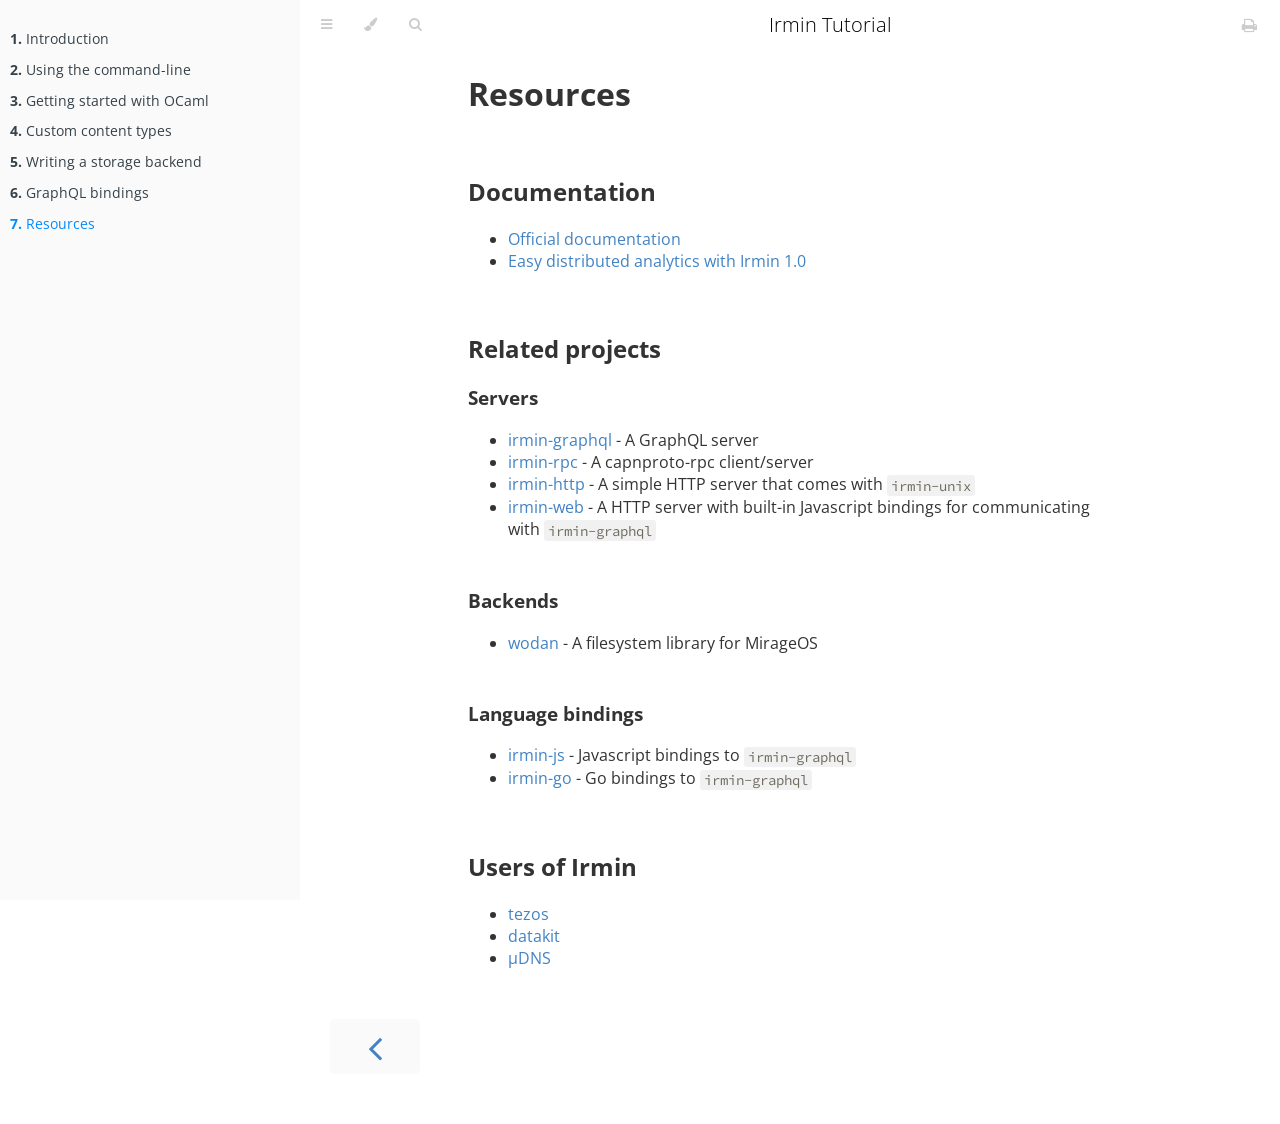
<file: Resources.html>
<!DOCTYPE HTML>
<html lang="en" class="sidebar-visible no-js">
    <head>
        <!-- Book generated using mdBook -->
        <meta charset="UTF-8">
        <title>Resources - Irmin Tutorial</title>
        <meta content="text/html; charset=utf-8" http-equiv="Content-Type">
        <meta name="description" content="">
        <meta name="viewport" content="width=device-width, initial-scale=1">
        <meta name="theme-color" content="#ffffff" />

        <link rel="shortcut icon" href="favicon.png">
        <link rel="stylesheet" href="css/variables.css">
        <link rel="stylesheet" href="css/general.css">
        <link rel="stylesheet" href="css/chrome.css">
        <link rel="stylesheet" href="css/print.css" media="print">

        <!-- Fonts -->
        <link rel="stylesheet" href="FontAwesome/css/font-awesome.css">
        <link href="https://fonts.googleapis.com/css?family=Open+Sans:300italic,400italic,600italic,700italic,800italic,400,300,600,700,800" rel="stylesheet" type="text/css">
        <link href="https://fonts.googleapis.com/css?family=Source+Code+Pro:500" rel="stylesheet" type="text/css">

        <!-- Highlight.js Stylesheets -->
        <link rel="stylesheet" href="highlight.css">
        <link rel="stylesheet" href="tomorrow-night.css">
        <link rel="stylesheet" href="ayu-highlight.css">

        <!-- Custom theme stylesheets -->
        

        
    </head>
    <body class="light">
        <!-- Provide site root to javascript -->
        <script type="text/javascript">var path_to_root = "";</script>

        <!-- Work around some values being stored in localStorage wrapped in quotes -->
        <script type="text/javascript">
            try {
                var theme = localStorage.getItem('mdbook-theme');
                var sidebar = localStorage.getItem('mdbook-sidebar');

                if (theme.startsWith('"') && theme.endsWith('"')) {
                    localStorage.setItem('mdbook-theme', theme.slice(1, theme.length - 1));
                }

                if (sidebar.startsWith('"') && sidebar.endsWith('"')) {
                    localStorage.setItem('mdbook-sidebar', sidebar.slice(1, sidebar.length - 1));
                }
            } catch (e) { }
        </script>

        <!-- Set the theme before any content is loaded, prevents flash -->
        <script type="text/javascript">
            var theme;
            try { theme = localStorage.getItem('mdbook-theme'); } catch(e) { } 
            if (theme === null || theme === undefined) { theme = 'light'; }
            document.body.className = theme;
            document.querySelector('html').className = theme + ' js';
        </script>

        <!-- Hide / unhide sidebar before it is displayed -->
        <script type="text/javascript">
            var html = document.querySelector('html');
            var sidebar = 'hidden';
            if (document.body.clientWidth >= 1080) {
                try { sidebar = localStorage.getItem('mdbook-sidebar'); } catch(e) { }
                sidebar = sidebar || 'visible';
            }
            html.classList.remove('sidebar-visible');
            html.classList.add("sidebar-" + sidebar);
        </script>

        <nav id="sidebar" class="sidebar" aria-label="Table of contents">
            <ol class="chapter"><li><a href="Introduction.html"><strong aria-hidden="true">1.</strong> Introduction</a></li><li><a href="UsingTheCommandLine.html"><strong aria-hidden="true">2.</strong> Using the command-line</a></li><li><a href="GettingStartedOCaml.html"><strong aria-hidden="true">3.</strong> Getting started with OCaml</a></li><li><a href="Contents.html"><strong aria-hidden="true">4.</strong> Custom content types</a></li><li><a href="Backend.html"><strong aria-hidden="true">5.</strong> Writing a storage backend</a></li><li><a href="GraphQL.html"><strong aria-hidden="true">6.</strong> GraphQL bindings</a></li><li><a href="Resources.html" class="active"><strong aria-hidden="true">7.</strong> Resources</a></li></ol>
        </nav>

        <div id="page-wrapper" class="page-wrapper">

            <div class="page">
                
                <div id="menu-bar" class="menu-bar">
                    <div id="menu-bar-sticky-container">
                        <div class="left-buttons">
                            <button id="sidebar-toggle" class="icon-button" type="button" title="Toggle Table of Contents" aria-label="Toggle Table of Contents" aria-controls="sidebar">
                                <i class="fa fa-bars"></i>
                            </button>
                            <button id="theme-toggle" class="icon-button" type="button" title="Change theme" aria-label="Change theme" aria-haspopup="true" aria-expanded="false" aria-controls="theme-list">
                                <i class="fa fa-paint-brush"></i>
                            </button>
                            <ul id="theme-list" class="theme-popup" aria-label="Themes" role="menu">
                                <li role="none"><button role="menuitem" class="theme" id="light">Light <span class="default">(default)</span></button></li>
                                <li role="none"><button role="menuitem" class="theme" id="rust">Rust</button></li>
                                <li role="none"><button role="menuitem" class="theme" id="coal">Coal</button></li>
                                <li role="none"><button role="menuitem" class="theme" id="navy">Navy</button></li>
                                <li role="none"><button role="menuitem" class="theme" id="ayu">Ayu</button></li>
                            </ul>
                            
                            <button id="search-toggle" class="icon-button" type="button" title="Search. (Shortkey: s)" aria-label="Toggle Searchbar" aria-expanded="false" aria-keyshortcuts="S" aria-controls="searchbar">
                                <i class="fa fa-search"></i>
                            </button>
                            
                        </div>

                        <h1 class="menu-title">Irmin Tutorial</h1> 

                        <div class="right-buttons">
                            <a href="print.html" title="Print this book" aria-label="Print this book">
                                <i id="print-button" class="fa fa-print"></i>
                            </a>
                        </div>
                    </div>
                </div>

                
                <div id="search-wrapper" class="hidden">
                    <form id="searchbar-outer" class="searchbar-outer">
                        <input type="search" name="search" id="searchbar" name="searchbar" placeholder="Search this book ..." aria-controls="searchresults-outer" aria-describedby="searchresults-header">
                    </form>
                    <div id="searchresults-outer" class="searchresults-outer hidden">
                        <div id="searchresults-header" class="searchresults-header"></div>
                        <ul id="searchresults">
                        </ul>
                    </div>
                </div>
                

                <!-- Apply ARIA attributes after the sidebar and the sidebar toggle button are added to the DOM -->
                <script type="text/javascript">
                    document.getElementById('sidebar-toggle').setAttribute('aria-expanded', sidebar === 'visible');
                    document.getElementById('sidebar').setAttribute('aria-hidden', sidebar !== 'visible');
                    Array.from(document.querySelectorAll('#sidebar a')).forEach(function(link) {
                        link.setAttribute('tabIndex', sidebar === 'visible' ? 0 : -1);
                    });
                </script>

                <div id="content" class="content">
                    <main>
                        <a class="header" href="#resources" id="resources"><h1>Resources</h1></a>
<a class="header" href="#documentation" id="documentation"><h2>Documentation</h2></a>
<ul>
<li><a href="https://mirage.github.io/irmin/">Official documentation</a></li>
<li><a href="https://mirage.io/blog/irmin-1.0">Easy distributed analytics with Irmin 1.0</a></li>
</ul>
<a class="header" href="#related-projects" id="related-projects"><h2>Related projects</h2></a>
<a class="header" href="#servers" id="servers"><h3>Servers</h3></a>
<ul>
<li><a href="https://github.com/mirage/irmin">irmin-graphql</a> - A GraphQL server</li>
<li><a href="https://github.com/zshipko/irmin-rpc">irmin-rpc</a> - A capnproto-rpc client/server</li>
<li><a href="https://github.com/mirage/irmin">irmin-http</a> - A simple HTTP server that comes with <code>irmin-unix</code></li>
<li><a href="https://github.com/zshipko/irmin-web">irmin-web</a> - A HTTP server with built-in Javascript bindings for communicating with <code>irmin-graphql</code></li>
</ul>
<a class="header" href="#backends" id="backends"><h3>Backends</h3></a>
<ul>
<li><a href="https://github.com/g2p/wodan">wodan</a> - A filesystem library for MirageOS</li>
</ul>
<a class="header" href="#language-bindings" id="language-bindings"><h3>Language bindings</h3></a>
<ul>
<li><a href="https://github.com/zshipko/irmin-js">irmin-js</a> - Javascript bindings to <code>irmin-graphql</code></li>
<li><a href="https://github.com/zshipko/irmin-go">irmin-go</a> - Go bindings to <code>irmin-graphql</code></li>
</ul>
<a class="header" href="#users-of-irmin" id="users-of-irmin"><h2>Users of Irmin</h2></a>
<ul>
<li><a href="https://tezos.com">tezos</a></li>
<li><a href="https://github.com/moby/datakit">datakit</a></li>
<li><a href="https://github.com/roburio/udns">µDNS</a></li>
</ul>

                    </main>

                    <nav class="nav-wrapper" aria-label="Page navigation">
                        <!-- Mobile navigation buttons -->
                        
                            <a rel="prev" href="GraphQL.html" class="mobile-nav-chapters previous" title="Previous chapter" aria-label="Previous chapter" aria-keyshortcuts="Left">
                                <i class="fa fa-angle-left"></i>
                            </a>
                        

                        

                        <div style="clear: both"></div>
                    </nav>
                </div>
            </div>

            <nav class="nav-wide-wrapper" aria-label="Page navigation">
                
                    <a href="GraphQL.html" class="nav-chapters previous" title="Previous chapter" aria-label="Previous chapter" aria-keyshortcuts="Left">
                        <i class="fa fa-angle-left"></i>
                    </a>
                

                
            </nav>

        </div>

        

        

        

        
        <script src="elasticlunr.min.js" type="text/javascript" charset="utf-8"></script>
        <script src="mark.min.js" type="text/javascript" charset="utf-8"></script>
        <script src="searcher.js" type="text/javascript" charset="utf-8"></script>
        

        <script src="clipboard.min.js" type="text/javascript" charset="utf-8"></script>
        <script src="highlight.js" type="text/javascript" charset="utf-8"></script>
        <script src="book.js" type="text/javascript" charset="utf-8"></script>

        <!-- Custom JS scripts -->
        

        

    </body>
</html>
</file>
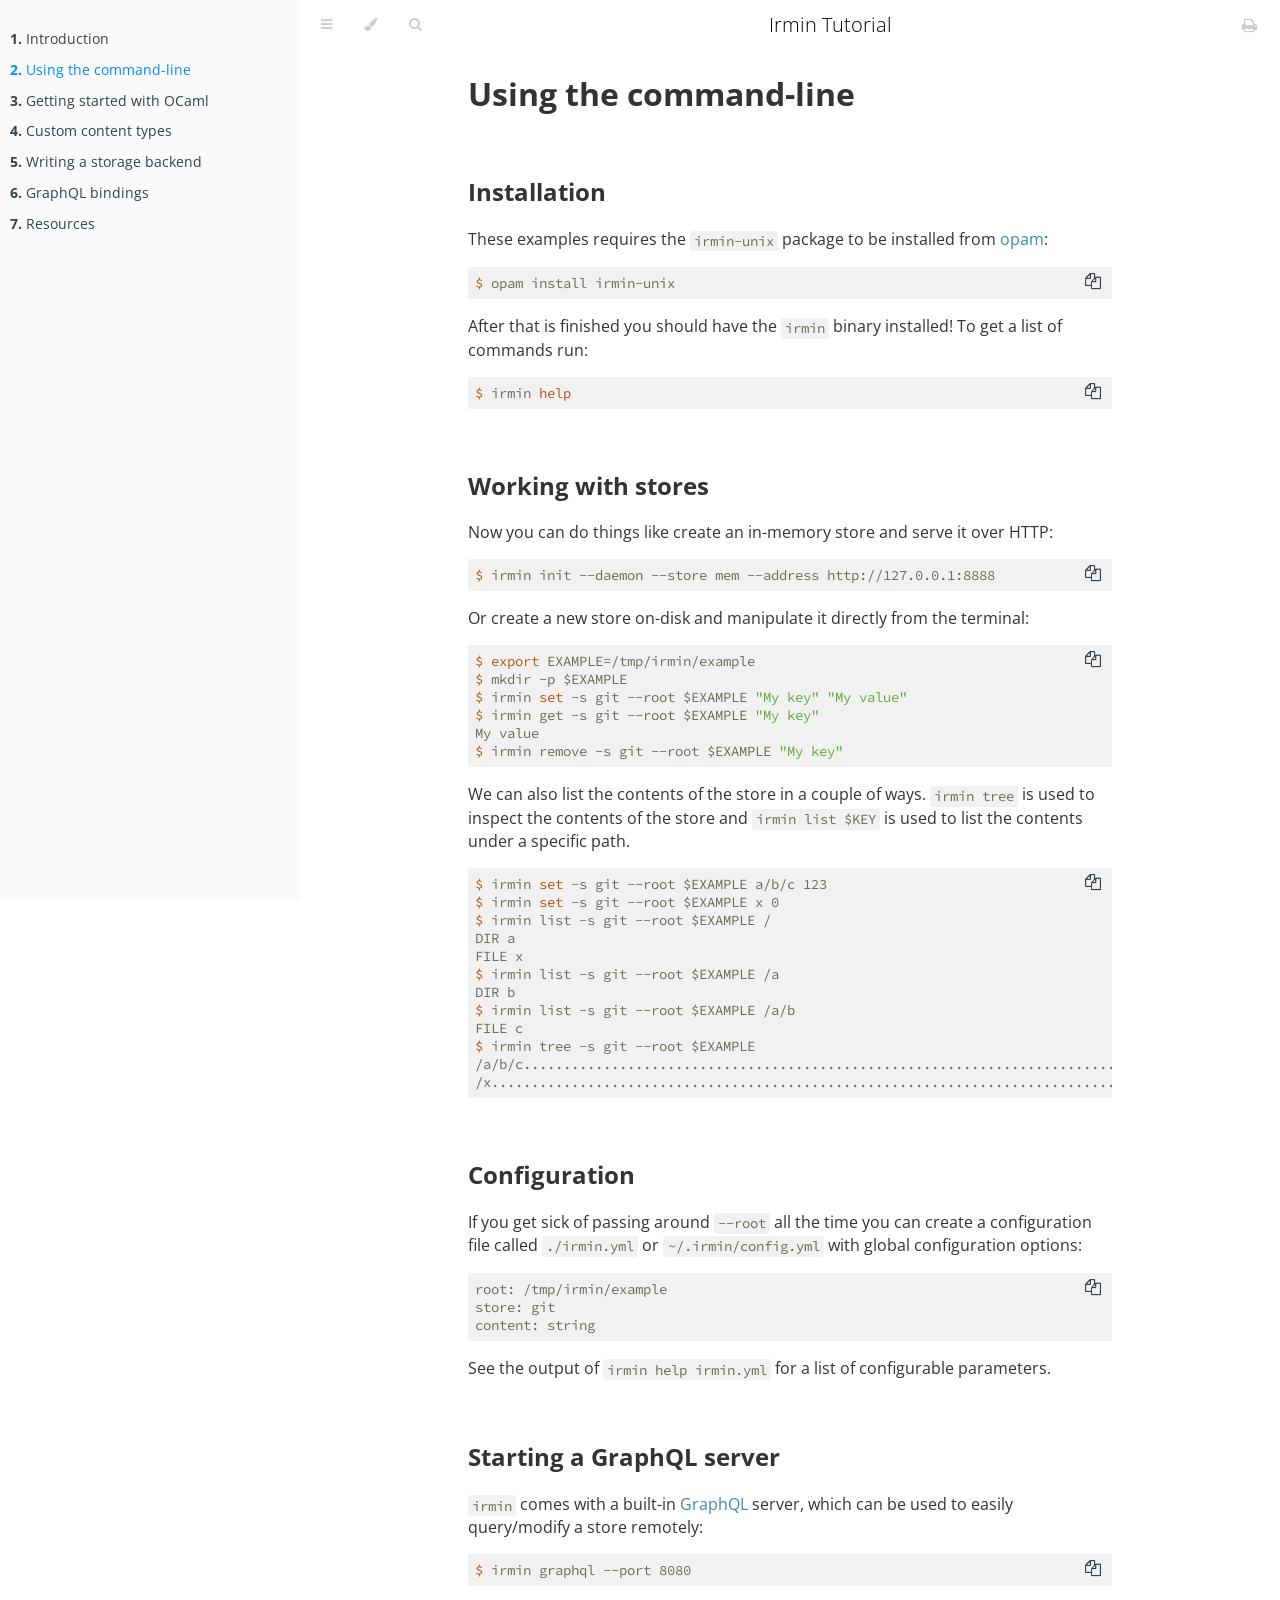
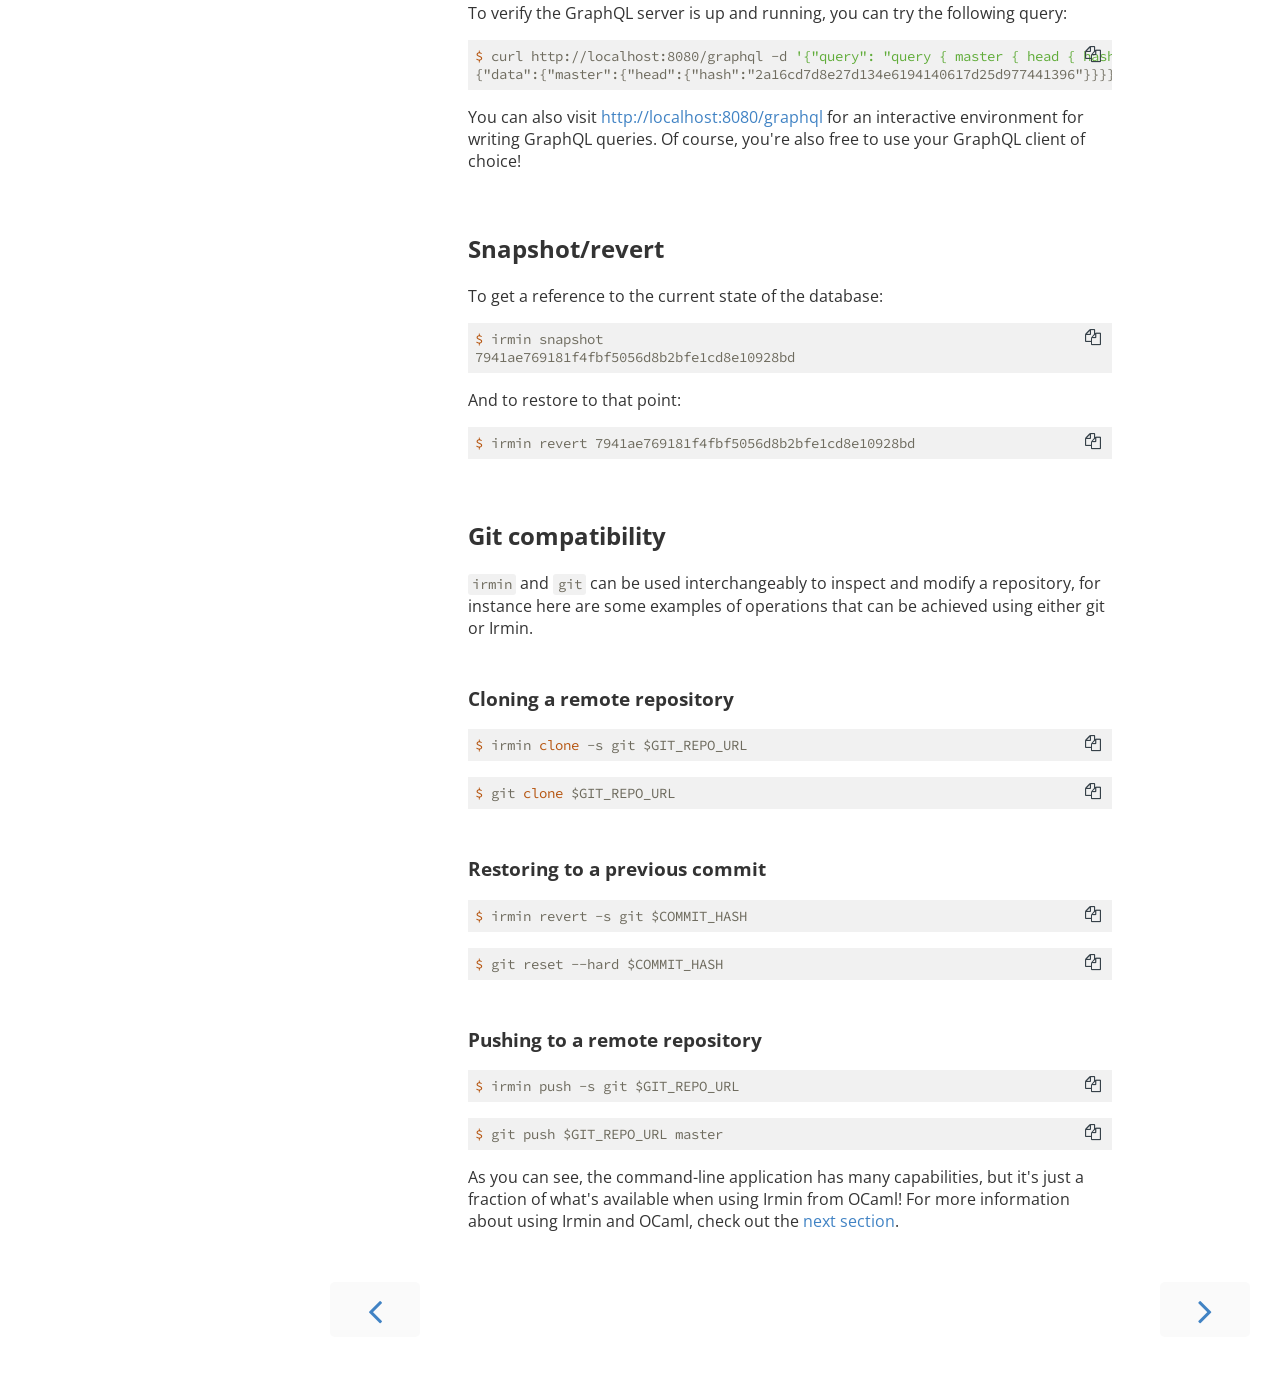
<file: UsingTheCommandLine.html>
<!DOCTYPE HTML>
<html lang="en" class="sidebar-visible no-js">
    <head>
        <!-- Book generated using mdBook -->
        <meta charset="UTF-8">
        <title>Using the command-line - Irmin Tutorial</title>
        <meta content="text/html; charset=utf-8" http-equiv="Content-Type">
        <meta name="description" content="">
        <meta name="viewport" content="width=device-width, initial-scale=1">
        <meta name="theme-color" content="#ffffff" />

        <link rel="shortcut icon" href="favicon.png">
        <link rel="stylesheet" href="css/variables.css">
        <link rel="stylesheet" href="css/general.css">
        <link rel="stylesheet" href="css/chrome.css">
        <link rel="stylesheet" href="css/print.css" media="print">

        <!-- Fonts -->
        <link rel="stylesheet" href="FontAwesome/css/font-awesome.css">
        <link href="https://fonts.googleapis.com/css?family=Open+Sans:300italic,400italic,600italic,700italic,800italic,400,300,600,700,800" rel="stylesheet" type="text/css">
        <link href="https://fonts.googleapis.com/css?family=Source+Code+Pro:500" rel="stylesheet" type="text/css">

        <!-- Highlight.js Stylesheets -->
        <link rel="stylesheet" href="highlight.css">
        <link rel="stylesheet" href="tomorrow-night.css">
        <link rel="stylesheet" href="ayu-highlight.css">

        <!-- Custom theme stylesheets -->
        

        
    </head>
    <body class="light">
        <!-- Provide site root to javascript -->
        <script type="text/javascript">var path_to_root = "";</script>

        <!-- Work around some values being stored in localStorage wrapped in quotes -->
        <script type="text/javascript">
            try {
                var theme = localStorage.getItem('mdbook-theme');
                var sidebar = localStorage.getItem('mdbook-sidebar');

                if (theme.startsWith('"') && theme.endsWith('"')) {
                    localStorage.setItem('mdbook-theme', theme.slice(1, theme.length - 1));
                }

                if (sidebar.startsWith('"') && sidebar.endsWith('"')) {
                    localStorage.setItem('mdbook-sidebar', sidebar.slice(1, sidebar.length - 1));
                }
            } catch (e) { }
        </script>

        <!-- Set the theme before any content is loaded, prevents flash -->
        <script type="text/javascript">
            var theme;
            try { theme = localStorage.getItem('mdbook-theme'); } catch(e) { } 
            if (theme === null || theme === undefined) { theme = 'light'; }
            document.body.className = theme;
            document.querySelector('html').className = theme + ' js';
        </script>

        <!-- Hide / unhide sidebar before it is displayed -->
        <script type="text/javascript">
            var html = document.querySelector('html');
            var sidebar = 'hidden';
            if (document.body.clientWidth >= 1080) {
                try { sidebar = localStorage.getItem('mdbook-sidebar'); } catch(e) { }
                sidebar = sidebar || 'visible';
            }
            html.classList.remove('sidebar-visible');
            html.classList.add("sidebar-" + sidebar);
        </script>

        <nav id="sidebar" class="sidebar" aria-label="Table of contents">
            <ol class="chapter"><li><a href="Introduction.html"><strong aria-hidden="true">1.</strong> Introduction</a></li><li><a href="UsingTheCommandLine.html" class="active"><strong aria-hidden="true">2.</strong> Using the command-line</a></li><li><a href="GettingStartedOCaml.html"><strong aria-hidden="true">3.</strong> Getting started with OCaml</a></li><li><a href="Contents.html"><strong aria-hidden="true">4.</strong> Custom content types</a></li><li><a href="Backend.html"><strong aria-hidden="true">5.</strong> Writing a storage backend</a></li><li><a href="GraphQL.html"><strong aria-hidden="true">6.</strong> GraphQL bindings</a></li><li><a href="Resources.html"><strong aria-hidden="true">7.</strong> Resources</a></li></ol>
        </nav>

        <div id="page-wrapper" class="page-wrapper">

            <div class="page">
                
                <div id="menu-bar" class="menu-bar">
                    <div id="menu-bar-sticky-container">
                        <div class="left-buttons">
                            <button id="sidebar-toggle" class="icon-button" type="button" title="Toggle Table of Contents" aria-label="Toggle Table of Contents" aria-controls="sidebar">
                                <i class="fa fa-bars"></i>
                            </button>
                            <button id="theme-toggle" class="icon-button" type="button" title="Change theme" aria-label="Change theme" aria-haspopup="true" aria-expanded="false" aria-controls="theme-list">
                                <i class="fa fa-paint-brush"></i>
                            </button>
                            <ul id="theme-list" class="theme-popup" aria-label="Themes" role="menu">
                                <li role="none"><button role="menuitem" class="theme" id="light">Light <span class="default">(default)</span></button></li>
                                <li role="none"><button role="menuitem" class="theme" id="rust">Rust</button></li>
                                <li role="none"><button role="menuitem" class="theme" id="coal">Coal</button></li>
                                <li role="none"><button role="menuitem" class="theme" id="navy">Navy</button></li>
                                <li role="none"><button role="menuitem" class="theme" id="ayu">Ayu</button></li>
                            </ul>
                            
                            <button id="search-toggle" class="icon-button" type="button" title="Search. (Shortkey: s)" aria-label="Toggle Searchbar" aria-expanded="false" aria-keyshortcuts="S" aria-controls="searchbar">
                                <i class="fa fa-search"></i>
                            </button>
                            
                        </div>

                        <h1 class="menu-title">Irmin Tutorial</h1> 

                        <div class="right-buttons">
                            <a href="print.html" title="Print this book" aria-label="Print this book">
                                <i id="print-button" class="fa fa-print"></i>
                            </a>
                        </div>
                    </div>
                </div>

                
                <div id="search-wrapper" class="hidden">
                    <form id="searchbar-outer" class="searchbar-outer">
                        <input type="search" name="search" id="searchbar" name="searchbar" placeholder="Search this book ..." aria-controls="searchresults-outer" aria-describedby="searchresults-header">
                    </form>
                    <div id="searchresults-outer" class="searchresults-outer hidden">
                        <div id="searchresults-header" class="searchresults-header"></div>
                        <ul id="searchresults">
                        </ul>
                    </div>
                </div>
                

                <!-- Apply ARIA attributes after the sidebar and the sidebar toggle button are added to the DOM -->
                <script type="text/javascript">
                    document.getElementById('sidebar-toggle').setAttribute('aria-expanded', sidebar === 'visible');
                    document.getElementById('sidebar').setAttribute('aria-hidden', sidebar !== 'visible');
                    Array.from(document.querySelectorAll('#sidebar a')).forEach(function(link) {
                        link.setAttribute('tabIndex', sidebar === 'visible' ? 0 : -1);
                    });
                </script>

                <div id="content" class="content">
                    <main>
                        <a class="header" href="#using-the-command-line" id="using-the-command-line"><h1>Using the command-line</h1></a>
<a class="header" href="#installation" id="installation"><h2>Installation</h2></a>
<p>These examples requires the <code>irmin-unix</code> package to be installed from <a href="https://github.com/ocaml/opam">opam</a>:</p>
<pre><code class="language-shell">$ opam install irmin-unix
</code></pre>
<p>After that is finished you should have the <code>irmin</code> binary installed! To get a list of commands run:</p>
<pre><code class="language-shell">$ irmin help
</code></pre>
<a class="header" href="#working-with-stores" id="working-with-stores"><h2>Working with stores</h2></a>
<p>Now you can do things like create an in-memory store and serve it over HTTP:</p>
<pre><code class="language-shell">$ irmin init --daemon --store mem --address http://127.0.0.1:8888
</code></pre>
<p>Or create a new store on-disk and manipulate it directly from the terminal:</p>
<pre><code class="language-shell">$ export EXAMPLE=/tmp/irmin/example
$ mkdir -p $EXAMPLE
$ irmin set -s git --root $EXAMPLE &quot;My key&quot; &quot;My value&quot;
$ irmin get -s git --root $EXAMPLE &quot;My key&quot;
My value
$ irmin remove -s git --root $EXAMPLE &quot;My key&quot;
</code></pre>
<p>We can also list the contents of the store in a couple of ways. <code>irmin tree</code> is used to inspect the contents of the store and <code>irmin list $KEY</code> is used to list the contents under a specific path.</p>
<pre><code class="language-shell">$ irmin set -s git --root $EXAMPLE a/b/c 123
$ irmin set -s git --root $EXAMPLE x 0
$ irmin list -s git --root $EXAMPLE /
DIR a
FILE x
$ irmin list -s git --root $EXAMPLE /a
DIR b
$ irmin list -s git --root $EXAMPLE /a/b
FILE c
$ irmin tree -s git --root $EXAMPLE
/a/b/c...............................................................................123
/x.....................................................................................0
</code></pre>
<a class="header" href="#configuration" id="configuration"><h2>Configuration</h2></a>
<p>If you get sick of passing around <code>--root</code> all the time you can create a configuration file called <code>./irmin.yml</code> or <code>~/.irmin/config.yml</code> with global configuration options:</p>
<pre><code class="language-yaml">root: /tmp/irmin/example
store: git
content: string
</code></pre>
<p>See the output of <code>irmin help irmin.yml</code> for a list of configurable parameters.</p>
<a class="header" href="#starting-a-graphql-server" id="starting-a-graphql-server"><h2>Starting a GraphQL server</h2></a>
<p><code>irmin</code> comes with a built-in <a href="https://graphql.org">GraphQL</a> server, which can be used to easily query/modify a store remotely:</p>
<pre><code class="language-shell">$ irmin graphql --port 8080
</code></pre>
<p>To verify the GraphQL server is up and running, you can try the following query:</p>
<pre><code class="language-shell">$ curl http://localhost:8080/graphql -d '{&quot;query&quot;: &quot;query { master { head { hash } } }&quot;}'
{&quot;data&quot;:{&quot;master&quot;:{&quot;head&quot;:{&quot;hash&quot;:&quot;2a16cd7d8e27d134e6194140617d25d977441396&quot;}}}}
</code></pre>
<p>You can also visit <a href="http://localhost:8080/graphql">http://localhost:8080/graphql</a> for an interactive environment for writing GraphQL queries. Of course, you're also free to use your GraphQL client of choice!</p>
<a class="header" href="#snapshotrevert" id="snapshotrevert"><h2>Snapshot/revert</h2></a>
<p>To get a reference to the current state of the database:</p>
<pre><code class="language-shell">$ irmin snapshot
7941ae769181f4fbf5056d8b2bfe1cd8e10928bd
</code></pre>
<p>And to restore to that point:</p>
<pre><code class="language-shell">$ irmin revert 7941ae769181f4fbf5056d8b2bfe1cd8e10928bd
</code></pre>
<a class="header" href="#git-compatibility" id="git-compatibility"><h2>Git compatibility</h2></a>
<p><code>irmin</code> and <code>git</code> can be used interchangeably to inspect and modify a repository, for instance here are some examples of operations that can be achieved using either git or Irmin.</p>
<a class="header" href="#cloning-a-remote-repository" id="cloning-a-remote-repository"><h3>Cloning a remote repository</h3></a>
<pre><code class="language-shell">$ irmin clone -s git $GIT_REPO_URL
</code></pre>
<pre><code class="language-shell">$ git clone $GIT_REPO_URL
</code></pre>
<a class="header" href="#restoring-to-a-previous-commit" id="restoring-to-a-previous-commit"><h3>Restoring to a previous commit</h3></a>
<pre><code class="language-shell">$ irmin revert -s git $COMMIT_HASH
</code></pre>
<pre><code class="language-shell">$ git reset --hard $COMMIT_HASH
</code></pre>
<a class="header" href="#pushing-to-a-remote-repository" id="pushing-to-a-remote-repository"><h3>Pushing to a remote repository</h3></a>
<pre><code class="language-shell">$ irmin push -s git $GIT_REPO_URL
</code></pre>
<pre><code class="language-shell">$ git push $GIT_REPO_URL master
</code></pre>
<p>As you can see, the command-line application has many capabilities, but it's just a fraction of what's available when using Irmin from OCaml! For more information about using Irmin and OCaml, check out the <a href="GettingStartedOCaml.html">next section</a>.</p>

                    </main>

                    <nav class="nav-wrapper" aria-label="Page navigation">
                        <!-- Mobile navigation buttons -->
                        
                            <a rel="prev" href="Introduction.html" class="mobile-nav-chapters previous" title="Previous chapter" aria-label="Previous chapter" aria-keyshortcuts="Left">
                                <i class="fa fa-angle-left"></i>
                            </a>
                        

                        
                            <a rel="next" href="GettingStartedOCaml.html" class="mobile-nav-chapters next" title="Next chapter" aria-label="Next chapter" aria-keyshortcuts="Right">
                                <i class="fa fa-angle-right"></i>
                            </a>
                        

                        <div style="clear: both"></div>
                    </nav>
                </div>
            </div>

            <nav class="nav-wide-wrapper" aria-label="Page navigation">
                
                    <a href="Introduction.html" class="nav-chapters previous" title="Previous chapter" aria-label="Previous chapter" aria-keyshortcuts="Left">
                        <i class="fa fa-angle-left"></i>
                    </a>
                

                
                    <a href="GettingStartedOCaml.html" class="nav-chapters next" title="Next chapter" aria-label="Next chapter" aria-keyshortcuts="Right">
                        <i class="fa fa-angle-right"></i>
                    </a>
                
            </nav>

        </div>

        

        

        

        
        <script src="elasticlunr.min.js" type="text/javascript" charset="utf-8"></script>
        <script src="mark.min.js" type="text/javascript" charset="utf-8"></script>
        <script src="searcher.js" type="text/javascript" charset="utf-8"></script>
        

        <script src="clipboard.min.js" type="text/javascript" charset="utf-8"></script>
        <script src="highlight.js" type="text/javascript" charset="utf-8"></script>
        <script src="book.js" type="text/javascript" charset="utf-8"></script>

        <!-- Custom JS scripts -->
        

        

    </body>
</html>
</file>
<file: css/variables.css>
/* Globals */

:root {
    --sidebar-width: 300px;
    --page-padding: 15px;
    --content-max-width: 70%;
}

/* Themes */

.ayu {
    --bg: #0f1419;
    --fg: #c5c5c5;

    --sidebar-bg: #14191f;
    --sidebar-fg: #c8c9db;
    --sidebar-non-existant: #5c6773;
    --sidebar-active: #ffb454;
    --sidebar-spacer: #2d334f;

    --scrollbar: var(--sidebar-fg);

    --icons: #737480;
    --icons-hover: #b7b9cc;

    --links: #0096cf;

    --inline-code-color: #ffb454;

    --theme-popup-bg: #14191f;
    --theme-popup-border: #5c6773;
    --theme-hover: #191f26;

    --quote-bg: #262933;
    --quote-border: lighten(var(--quote-bg), 5%);

    --table-border-color: lighten(var(--bg), 5%);
    --table-header-bg: lighten(var(--bg), 20%);
    --table-alternate-bg: lighten(var(--bg), 3%);

    --searchbar-border-color: #848484;
    --searchbar-bg: #424242;
    --searchbar-fg: #fff;
    --searchbar-shadow-color: #d4c89f;
    --searchresults-header-fg: #666;
    --searchresults-border-color: #888;
    --searchresults-li-bg: #252932;
    --search-mark-bg: #e3b171;
}

.coal {
    --bg: #141617;
    --fg: #98a3ad;

    --sidebar-bg: #292c2f;
    --sidebar-fg: #a1adb8;
    --sidebar-non-existant: #505254;
    --sidebar-active: #3473ad;
    --sidebar-spacer: #393939;

    --scrollbar: var(--sidebar-fg);

    --icons: #43484d;
    --icons-hover: #b3c0cc;

    --links: #2b79a2;

    --inline-code-color: #c5c8c6;;

    --theme-popup-bg: #141617;
    --theme-popup-border: #43484d;
    --theme-hover: #1f2124;

    --quote-bg: #242637;
    --quote-border: lighten(var(--quote-bg), 5%);

    --table-border-color: lighten(var(--bg), 5%);
    --table-header-bg: lighten(var(--bg), 20%);
    --table-alternate-bg: lighten(var(--bg), 3%);

    --searchbar-border-color: #aaa;
    --searchbar-bg: #b7b7b7;
    --searchbar-fg: #000;
    --searchbar-shadow-color: #aaa;
    --searchresults-header-fg: #666;
    --searchresults-border-color: #98a3ad;
    --searchresults-li-bg: #2b2b2f;
    --search-mark-bg: #355c7d;
}

.light {
    --bg: #ffffff;
    --fg: #333333;

    --sidebar-bg: #fafafa;
    --sidebar-fg: #364149;
    --sidebar-non-existant: #aaaaaa;
    --sidebar-active: #008cff;
    --sidebar-spacer: #f4f4f4;

    --scrollbar: #cccccc;

    --icons: #ccc;
    --icons-hover: #333;

    --links: #4183c4;

    --inline-code-color: #6e6b5e;

    --theme-popup-bg: #fafafa;
    --theme-popup-border: #cccccc;
    --theme-hover: #e6e6e6;

    --quote-bg: #f2f7f9;
    --quote-border: darken(var(--quote-bg), 5%);

    --table-border-color: darken(var(--bg), 5%);
    --table-header-bg: darken(var(--bg), 20%);
    --table-alternate-bg: darken(var(--bg), 3%);

    --searchbar-border-color: #aaa;
    --searchbar-bg: #fafafa;
    --searchbar-fg: #000;
    --searchbar-shadow-color: #aaa;
    --searchresults-header-fg: #666;
    --searchresults-border-color: #888;
    --searchresults-li-bg: #e4f2fe;
    --search-mark-bg: #a2cff5;
}

.navy {
    --bg: #161923;
    --fg: #bcbdd0;

    --sidebar-bg: #282d3f;
    --sidebar-fg: #c8c9db;
    --sidebar-non-existant: #505274;
    --sidebar-active: #2b79a2;
    --sidebar-spacer: #2d334f;

    --scrollbar: var(--sidebar-fg);

    --icons: #737480;
    --icons-hover: #b7b9cc;

    --links: #2b79a2;

    --inline-code-color: #c5c8c6;;

    --theme-popup-bg: #161923;
    --theme-popup-border: #737480;
    --theme-hover: #282e40;

    --quote-bg: #262933;
    --quote-border: lighten(var(--quote-bg), 5%);

    --table-border-color: lighten(var(--bg), 5%);
    --table-header-bg: lighten(var(--bg), 20%);
    --table-alternate-bg: lighten(var(--bg), 3%);

    --searchbar-border-color: #aaa;
    --searchbar-bg: #aeaec6;
    --searchbar-fg: #000;
    --searchbar-shadow-color: #aaa;
    --searchresults-header-fg: #5f5f71;
    --searchresults-border-color: #5c5c68;
    --searchresults-li-bg: #242430;
    --search-mark-bg: #a2cff5;
}

.rust {
    --bg: #e1e1db;
    --fg: #262625;

    --sidebar-bg: #3b2e2a;
    --sidebar-fg: #c8c9db;
    --sidebar-non-existant: #505254;
    --sidebar-active: #e69f67;
    --sidebar-spacer: #45373a;

    --scrollbar: var(--sidebar-fg);

    --icons: #737480;
    --icons-hover: #262625;

    --links: #2b79a2;

    --inline-code-color: #6e6b5e;

    --theme-popup-bg: #e1e1db;
    --theme-popup-border: #b38f6b;
    --theme-hover: #99908a;

    --quote-bg: #c1c1bb;
    --quote-border: darken(var(--quote-bg), 5%);

    --table-border-color: darken(var(--bg), 5%);
    --table-header-bg: #b3a497;
    --table-alternate-bg: darken(var(--bg), 3%);

    --searchbar-border-color: #aaa;
    --searchbar-bg: #fafafa;
    --searchbar-fg: #000;
    --searchbar-shadow-color: #aaa;
    --searchresults-header-fg: #666;
    --searchresults-border-color: #888;
    --searchresults-li-bg: #dec2a2;
    --search-mark-bg: #e69f67;
}
</file>
<file: css/general.css>
/* Base styles and content styles */

@import 'variables.css';

html {
    font-family: "Open Sans", sans-serif;
    color: var(--fg);
    background-color: var(--bg);
    text-size-adjust: none;
}

body {
    margin: 0;
    font-size: 1rem;
    overflow-x: hidden;
}

code {
    font-family: "Source Code Pro", Consolas, "Ubuntu Mono", Menlo, "DejaVu Sans Mono", monospace, monospace;
    font-size: 0.875em; /* please adjust the ace font size accordingly in editor.js */
}

.left { float: left; }
.right { float: right; }
.hidden { display: none; }
.play-button.hidden { display: none; }

h2, h3 { margin-top: 2.5em; }
h4, h5 { margin-top: 2em; }

.header + .header h3,
.header + .header h4,
.header + .header h5 {
    margin-top: 1em;
}

a.header:target h1:before,
a.header:target h2:before,
a.header:target h3:before,
a.header:target h4:before {
    display: inline-block;
    content: "»";
    margin-left: -30px;
    width: 30px;
}

.page {
    outline: 0;
    padding: 0 var(--page-padding);
}
.page-wrapper {
    box-sizing: border-box;
}
.js .page-wrapper {
    transition: margin-left 0.3s ease, transform 0.3s ease; /* Animation: slide away */
}

.content {
    overflow-y: auto;
    padding: 0 15px;
    padding-bottom: 50px;
}
.content main {
    margin-left: auto;
    margin-right: auto;
    max-width: var(--content-max-width);
}
.content a { text-decoration: none; }
.content a:hover { text-decoration: underline; }
.content img { max-width: 100%; }
.content .header:link,
.content .header:visited {
    color: var(--fg);
}
.content .header:link,
.content .header:visited:hover {
    text-decoration: none;
}

table {
    margin: 0 auto;
    border-collapse: collapse;
}
table td {
    padding: 3px 20px;
    border: 1px var(--table-border-color) solid;
}
table thead {
    background: var(--table-header-bg);
}
table thead td {
    font-weight: 700;
    border: none;
}
table thead tr {
    border: 1px var(--table-header-bg) solid;
}
/* Alternate background colors for rows */
table tbody tr:nth-child(2n) {
    background: var(--table-alternate-bg);
}


blockquote {
    margin: 20px 0;
    padding: 0 20px;
    color: var(--fg);
    background-color: var(--quote-bg);
    border-top: .1em solid var(--quote-border);
    border-bottom: .1em solid var(--quote-border);
}


:not(.footnote-definition) + .footnote-definition,
.footnote-definition + :not(.footnote-definition) {
    margin-top: 2em;
}
.footnote-definition {
    font-size: 0.9em;
    margin: 0.5em 0;
}
.footnote-definition p {
    display: inline;
}

.tooltiptext {
    position: absolute;
    visibility: hidden;
    color: #fff;
    background-color: #333;
    transform: translateX(-50%); /* Center by moving tooltip 50% of its width left */
    left: -8px; /* Half of the width of the icon */
    top: -35px;
    font-size: 0.8em;
    text-align: center;
    border-radius: 6px;
    padding: 5px 8px;
    margin: 5px;
    z-index: 1000;
}
.tooltipped .tooltiptext {
    visibility: visible;
}

h1.menu-title {
    color: #000;
}
</file>
<file: css/chrome.css>
/* CSS for UI elements (a.k.a. chrome) */

@import 'variables.css';

::-webkit-scrollbar {
    background: var(--bg);
}
::-webkit-scrollbar-thumb {
    background: var(--scrollbar);
}

#searchresults a,
.content a:link,
a:visited,
a > .hljs {
    color: var(--links);
}

/* Menu Bar */

#menu-bar {
    position: -webkit-sticky;
    position: sticky;
    top: 0;
    z-index: 101;
    margin: auto calc(0px - var(--page-padding));
}
#menu-bar > #menu-bar-sticky-container {
    display: flex;
    flex-wrap: wrap;
    background-color: var(--bg);
    border-bottom-color: var(--bg);
    border-bottom-width: 1px;
    border-bottom-style: solid;
}
.js #menu-bar > #menu-bar-sticky-container {
    transition: transform 0.3s;
}
#menu-bar.bordered > #menu-bar-sticky-container  {
    border-bottom-color: var(--table-border-color);
}
#menu-bar i, #menu-bar .icon-button {
    position: relative;
    padding: 0 8px;
    z-index: 10;
    line-height: 50px;
    cursor: pointer;
    transition: color 0.5s;
}
@media only screen and (max-width: 420px) {
    #menu-bar i, #menu-bar .icon-button {
        padding: 0 5px;
    }
}

.icon-button {
    border: none;
    background: none;
    padding: 0;
    color: inherit;
}
.icon-button i {
    margin: 0;
}

#print-button {
    margin: 0 15px;
}

html:not(.sidebar-visible) #menu-bar:not(:hover).folded > #menu-bar-sticky-container {
    transform: translateY(-60px);
}

.left-buttons {
    display: flex;
    margin: 0 5px;
}
.no-js .left-buttons { 
    display: none;
}

.menu-title {
    display: inline-block;
    font-weight: 200;
    font-size: 20px;
    line-height: 50px;
    text-align: center;
    margin: 0;
    flex: 1;
    white-space: nowrap;
    overflow: hidden;
    text-overflow: ellipsis;
}
.js .menu-title {
    cursor: pointer;
}

.menu-bar,
.menu-bar:visited,
.nav-chapters,
.nav-chapters:visited,
.mobile-nav-chapters,
.mobile-nav-chapters:visited,
.menu-bar .icon-button,
.menu-bar a i {
    color: var(--icons);
}

.menu-bar i:hover,
.menu-bar .icon-button:hover,
.nav-chapters:hover,
.mobile-nav-chapters i:hover {
    color: var(--icons-hover);
}

/* Nav Icons */

.nav-chapters {
    font-size: 2.5em;
    text-align: center;
    text-decoration: none;

    position: fixed;
    top: 50px; /* Height of menu-bar */
    bottom: 0;
    margin: 0;
    max-width: 150px;
    min-width: 90px;

    display: flex;
    justify-content: center;
    align-content: center;
    flex-direction: column;

    transition: color 0.5s;
}

.nav-chapters:hover { text-decoration: none; }

.nav-wrapper {
    margin-top: 50px;
    display: none;
}

.mobile-nav-chapters { 
    font-size: 2.5em;
    text-align: center;
    text-decoration: none;
    width: 90px;
    border-radius: 5px;
    background-color: var(--sidebar-bg);
}

.previous {
    float: left;
}

.next {
    float: right;
    right: var(--page-padding);
}

@media only screen and (max-width: 1080px) {
    .nav-wide-wrapper { display: none; }
    .nav-wrapper { display: block; }
}

@media only screen and (max-width: 1380px) {
    .sidebar-visible .nav-wide-wrapper { display: none; }
    .sidebar-visible .nav-wrapper { display: block; }
}

/* Inline code */

:not(pre) > .hljs {
    display: inline-block;
    vertical-align: middle;
    padding: 0.1em 0.3em;
    border-radius: 3px;
    color: var(--inline-code-color);
}

a:hover > .hljs {
    text-decoration: underline;
}

pre {
    position: relative;
}
pre > .buttons {
    position: absolute;
    z-index: 100;
    right: 5px;
    top: 5px;

    color: var(--sidebar-fg);
    cursor: pointer;
}
pre > .buttons :hover {
    color: var(--sidebar-active);
}
pre > .buttons i {
    margin-left: 8px;
}
pre > .buttons button {
    color: inherit;
    background: transparent;
    border: none;
    cursor: inherit;
}
pre > .result {
    margin-top: 10px;
}

/* Search */

#searchresults a {
    text-decoration: none;
}

mark {
    border-radius: 2px;
    padding: 0 3px 1px 3px;
    margin: 0 -3px -1px -3px;
    background-color: var(--search-mark-bg);
    transition: background-color 300ms linear;
    cursor: pointer;
}

mark.fade-out {
    background-color: rgba(0,0,0,0) !important;
    cursor: auto;
}

.searchbar-outer {
    margin-left: auto;
    margin-right: auto;
    max-width: var(--content-max-width);
}

#searchbar {
    width: 100%;
    margin: 5px auto 0px auto;
    padding: 10px 16px;
    transition: box-shadow 300ms ease-in-out;
    border: 1px solid var(--searchbar-border-color);
    border-radius: 3px;
    background-color: var(--searchbar-bg);
    color: var(--searchbar-fg);
}
#searchbar:focus,
#searchbar.active {
    box-shadow: 0 0 3px var(--searchbar-shadow-color);
}

.searchresults-header {
    font-weight: bold;
    font-size: 1em;
    padding: 18px 0 0 5px;
    color: var(--searchresults-header-fg);
}

.searchresults-outer {
    margin-left: auto;
    margin-right: auto;
    max-width: var(--content-max-width);
    border-bottom: 1px dashed var(--searchresults-border-color);
}

ul#searchresults {
    list-style: none;
    padding-left: 20px;
}
ul#searchresults li {
    margin: 10px 0px;
    padding: 2px;
    border-radius: 2px;
}
ul#searchresults li.focus {
    background-color: var(--searchresults-li-bg);
}
ul#searchresults span.teaser {
    display: block;
    clear: both;
    margin: 5px 0 0 20px;
    font-size: 0.8em;
}
ul#searchresults span.teaser em {
    font-weight: bold;
    font-style: normal;
}

/* Sidebar */

.sidebar {
    position: fixed;
    left: 0;
    top: 0;
    bottom: 0;
    width: var(--sidebar-width);
    overflow-y: auto;
    padding: 10px 10px;
    font-size: 0.875em;
    box-sizing: border-box;
    -webkit-overflow-scrolling: touch;
    overscroll-behavior-y: contain;
    background-color: var(--sidebar-bg);
    color: var(--sidebar-fg);
}
.js .sidebar {
    transition: transform 0.3s; /* Animation: slide away */
}
.sidebar code {
    line-height: 2em;
}
.sidebar-hidden .sidebar {
    transform: translateX(calc(0px - var(--sidebar-width)));
}
.sidebar::-webkit-scrollbar {
    background: var(--sidebar-bg);
}
.sidebar::-webkit-scrollbar-thumb {
    background: var(--scrollbar);
}

.sidebar-visible .page-wrapper {
    transform: translateX(var(--sidebar-width));
}
@media only screen and (min-width: 620px) {
    .sidebar-visible .page-wrapper {
        transform: none;
        margin-left: var(--sidebar-width);
    }
}

.chapter {
    list-style: none outside none;
    padding-left: 0;
    line-height: 2.2em;
}
.chapter li {
    color: var(--sidebar-non-existant);
}
.chapter li a {
    color: var(--sidebar-fg);
    display: block;
    padding: 0;
    text-decoration: none;
}
.chapter li a:hover { text-decoration: none }
.chapter li .active,
a:hover {
    /* Animate color change */
    color: var(--sidebar-active);
}

.spacer {
    width: 100%;
    height: 3px;
    margin: 5px 0px;
}
.chapter .spacer {
    background-color: var(--sidebar-spacer);
}

@media (-moz-touch-enabled: 1), (pointer: coarse) { 
    .chapter li a { padding: 5px 0; }
    .spacer { margin: 10px 0; }
}

.section {
    list-style: none outside none;
    padding-left: 20px;
    line-height: 1.9em;
}

/* Theme Menu Popup */

.theme-popup {
    position: absolute;
    left: 10px;
    top: 50px;
    z-index: 1000;
    border-radius: 4px;
    font-size: 0.7em;
    color: var(--fg);
    background: var(--theme-popup-bg);
    border: 1px solid var(--theme-popup-border);
    margin: 0;
    padding: 0;
    list-style: none;
    display: none;
}
.theme-popup .default {
    color: var(--icons);
}
.theme-popup .theme {
    width: 100%;
    border: 0;
    margin: 0;
    padding: 2px 10px;
    line-height: 25px;
    white-space: nowrap;
    text-align: left;
    cursor: pointer;
    color: inherit;
    background: inherit;
    font-size: inherit;
}
.theme-popup .theme:hover {
    background-color: var(--theme-hover);
}
.theme-popup .theme:hover:first-child,
.theme-popup .theme:hover:last-child {
    border-top-left-radius: inherit;
    border-top-right-radius: inherit;
}
</file>
<file: css/print.css>
#sidebar,
#menu-bar,
.nav-chapters,
.mobile-nav-chapters {
    display: none;
}

#page-wrapper.page-wrapper {
    transform: none;
    margin-left: 0px;
    overflow-y: initial;
}

#content {
    max-width: none;
    margin: 0;
    padding: 0;
}

.page {
    overflow-y: initial;
}

code {
    background-color: #666666;
    border-radius: 5px;

    /* Force background to be printed in Chrome */
    -webkit-print-color-adjust: exact;
}

pre > .buttons {
    z-index: 2;
}

a, a:visited, a:active, a:hover {
    color: #4183c4;
    text-decoration: none;
}

h1, h2, h3, h4, h5, h6 {
    page-break-inside: avoid;
    page-break-after: avoid;
}

pre, code {
    page-break-inside: avoid;
    white-space: pre-wrap;
}

.fa {
    display: none !important;
}
</file>
<file: highlight.css>
/* Base16 Atelier Dune Light - Theme */
/* by Bram de Haan (http://atelierbram.github.io/syntax-highlighting/atelier-schemes/dune) */
/* Original Base16 color scheme by Chris Kempson (https://github.com/chriskempson/base16) */

/* Atelier-Dune Comment */
.hljs-comment,
.hljs-quote {
  color: #AAA;
}

/* Atelier-Dune Red */
.hljs-variable,
.hljs-template-variable,
.hljs-attribute,
.hljs-tag,
.hljs-name,
.hljs-regexp,
.hljs-link,
.hljs-name,
.hljs-selector-id,
.hljs-selector-class {
    color: #6e6b5e;
}

/* Atelier-Dune Orange */
.hljs-number,
.hljs-meta,
.hljs-built_in,
.hljs-builtin-name,
.hljs-literal,
.hljs-type,
.hljs-params {
  color: #b65611;
}

/* Atelier-Dune Green */
.hljs-string,
.hljs-symbol,
.hljs-bullet {
  color: #60ac39;
}

/* Atelier-Dune Blue */
.hljs-title,
.hljs-section {
  color: #6684e1;
}

/* Atelier-Dune Purple */
.hljs-keyword,
.hljs-selector-tag {
  color: #b854d4;
}

.hljs {
  display: block;
  overflow-x: auto;
  background: #f1f1f1;
  color: #6e6b5e;
  padding: 0.5em;
}

.hljs-emphasis {
  font-style: italic;
}

.hljs-strong {
  font-weight: bold;
}
</file>
<file: tomorrow-night.css>
/* Tomorrow Night Theme */
/* http://jmblog.github.com/color-themes-for-google-code-highlightjs */
/* Original theme - https://github.com/chriskempson/tomorrow-theme */
/* http://jmblog.github.com/color-themes-for-google-code-highlightjs */

/* Tomorrow Comment */
.hljs-comment {
  color: #969896;
}

/* Tomorrow Red */
.hljs-variable,
.hljs-attribute,
.hljs-tag,
.hljs-regexp,
.ruby .hljs-constant,
.xml .hljs-tag .hljs-title,
.xml .hljs-pi,
.xml .hljs-doctype,
.html .hljs-doctype,
.css .hljs-id,
.css .hljs-class,
.css .hljs-pseudo {
  color: #cc6666;
}

/* Tomorrow Orange */
.hljs-number,
.hljs-preprocessor,
.hljs-pragma,
.hljs-built_in,
.hljs-literal,
.hljs-params,
.hljs-constant {
  color: #de935f;
}

/* Tomorrow Yellow */
.ruby .hljs-class .hljs-title,
.css .hljs-rule .hljs-attribute {
  color: #f0c674;
}

/* Tomorrow Green */
.hljs-string,
.hljs-value,
.hljs-inheritance,
.hljs-header,
.hljs-name,
.ruby .hljs-symbol,
.xml .hljs-cdata {
  color: #b5bd68;
}

/* Tomorrow Aqua */
.hljs-title,
.css .hljs-hexcolor {
  color: #8abeb7;
}

/* Tomorrow Blue */
.hljs-function,
.python .hljs-decorator,
.python .hljs-title,
.ruby .hljs-function .hljs-title,
.ruby .hljs-title .hljs-keyword,
.perl .hljs-sub,
.javascript .hljs-title,
.coffeescript .hljs-title {
  color: #81a2be;
}

/* Tomorrow Purple */
.hljs-keyword,
.javascript .hljs-function {
  color: #b294bb;
}

.hljs {
  display: block;
  overflow-x: auto;
  background: #1d1f21;
  color: #c5c8c6;
  padding: 0.5em;
  -webkit-text-size-adjust: none;
}

.coffeescript .javascript,
.javascript .xml,
.tex .hljs-formula,
.xml .javascript,
.xml .vbscript,
.xml .css,
.xml .hljs-cdata {
  opacity: 0.5;
}
</file>
<file: ayu-highlight.css>
/*
Based off of the Ayu theme
Original by Dempfi (https://github.com/dempfi/ayu)
*/

.hljs {
  display: block;
  overflow-x: auto;
  background: #191f26;
  color: #e6e1cf;
  padding: 0.5em;
}

.hljs-comment,
.hljs-quote,
.hljs-meta {
  color: #5c6773;
  font-style: italic;
}

.hljs-variable,
.hljs-template-variable,
.hljs-attribute,
.hljs-attr,
.hljs-regexp,
.hljs-link,
.hljs-selector-id,
.hljs-selector-class {
  color: #ff7733;
}

.hljs-number,
.hljs-builtin-name,
.hljs-literal,
.hljs-type,
.hljs-params {
  color: #ffee99;
}

.hljs-string,
.hljs-bullet {
  color: #b8cc52;
}

.hljs-title,
.hljs-built_in,
.hljs-section {
  color: #ffb454;
}

.hljs-keyword,
.hljs-selector-tag,
.hljs-symbol {
  color: #ff7733;
}

.hljs-name {
    color: #36a3d9;
}

.hljs-tag {
    color: #00568d;
}

.hljs-emphasis {
  font-style: italic;
}

.hljs-strong {
  font-weight: bold;
}
</file>
